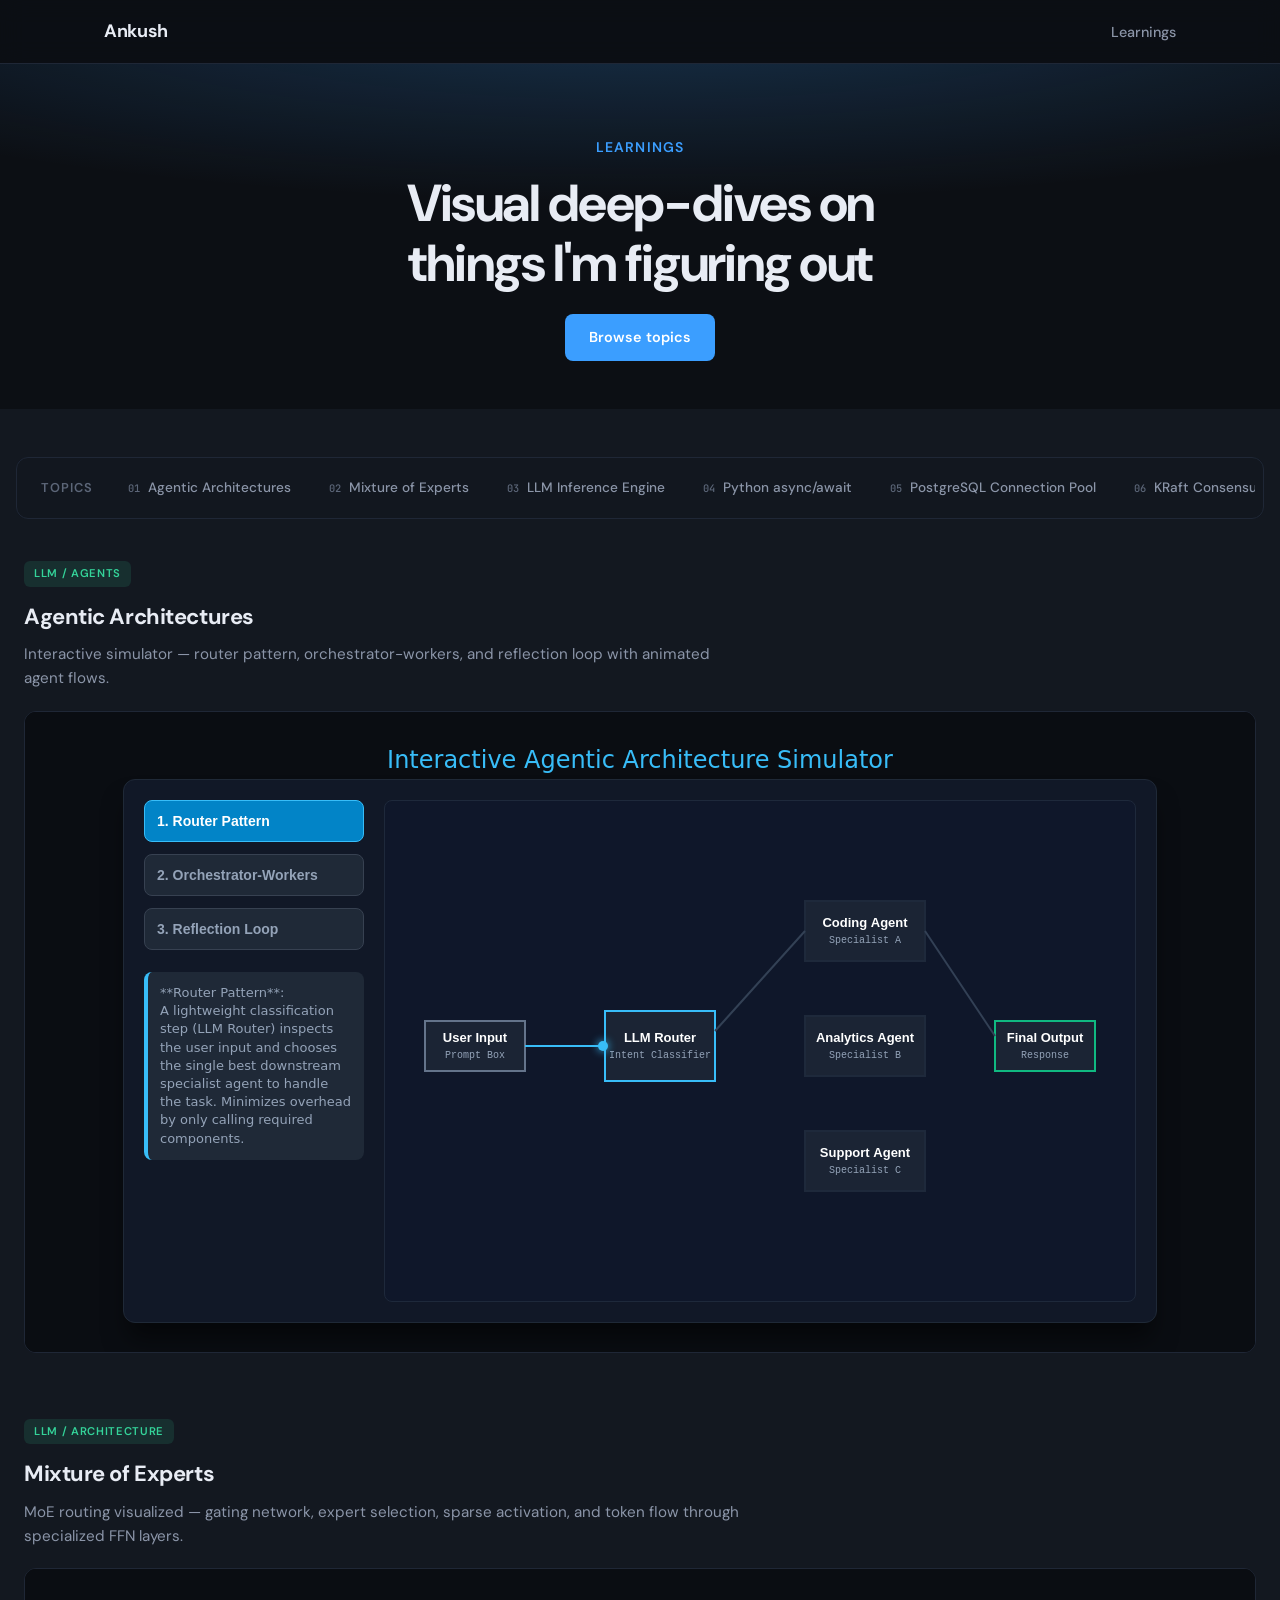
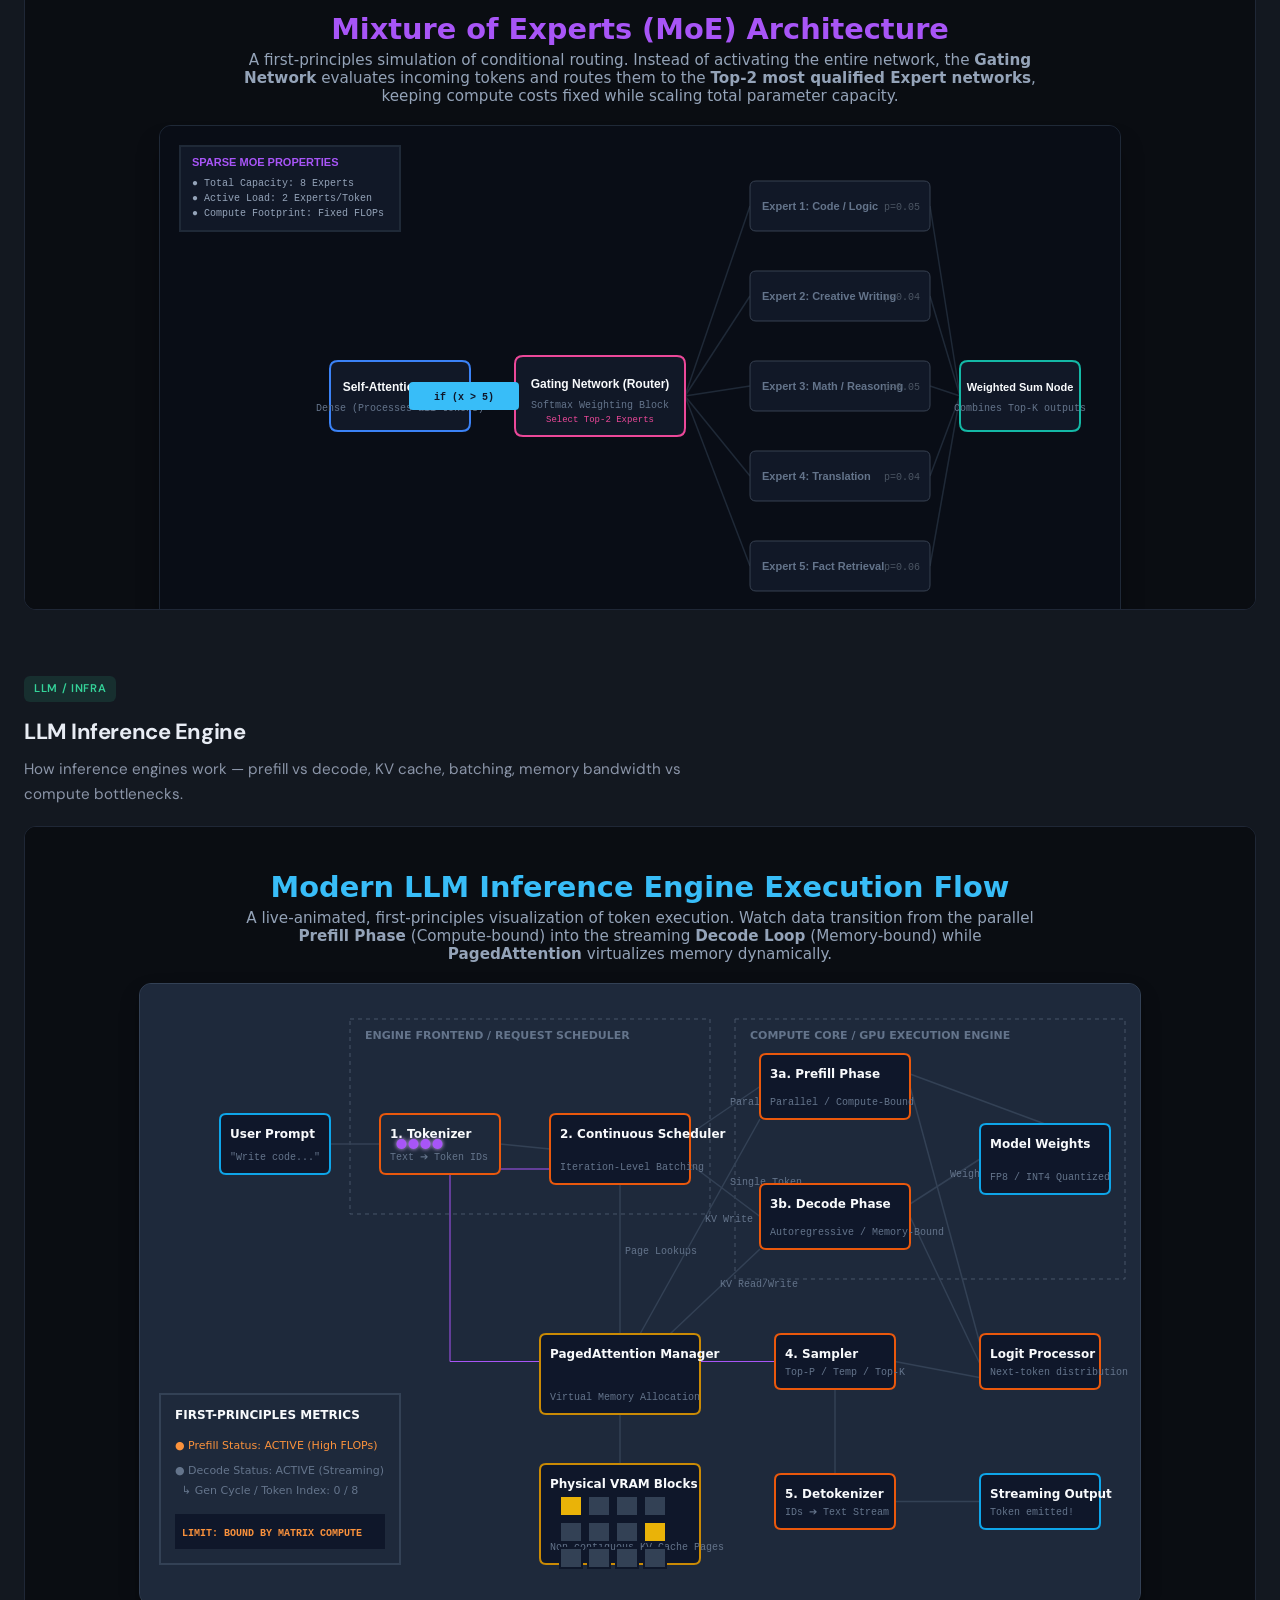
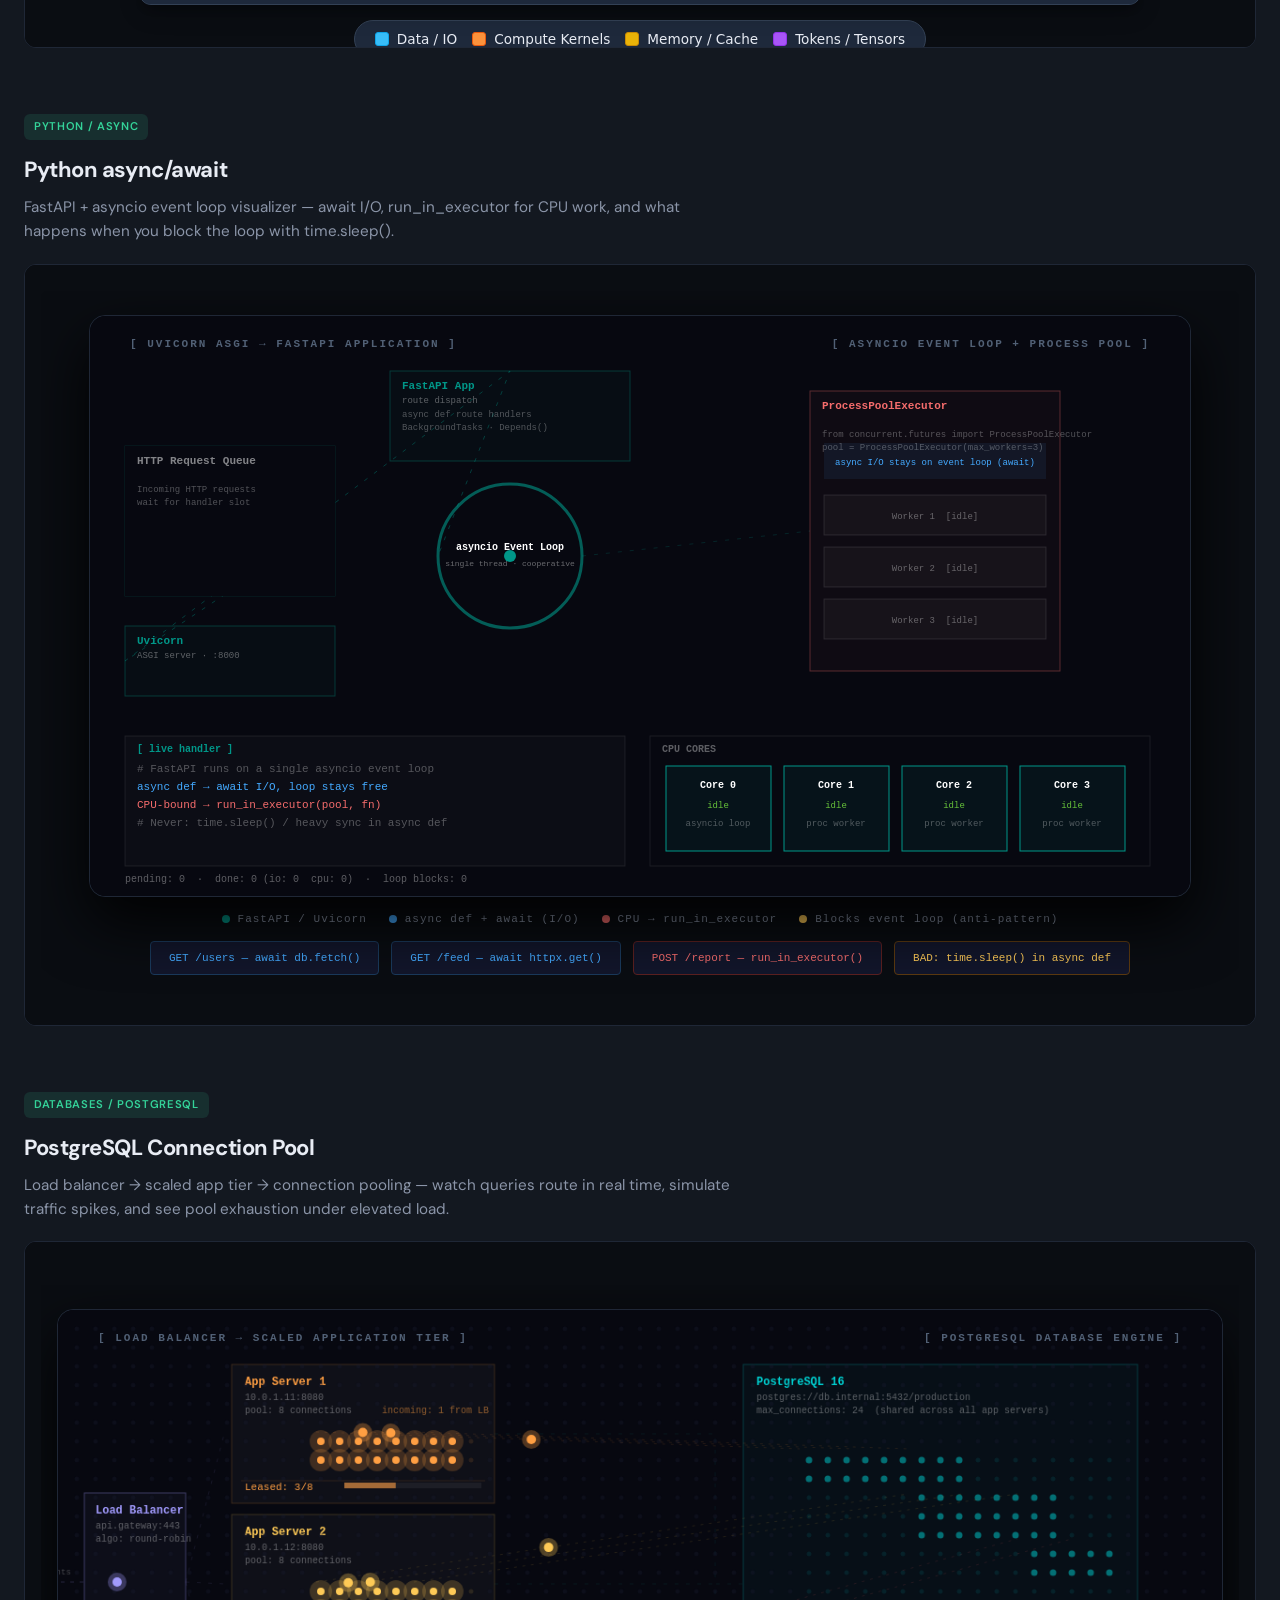
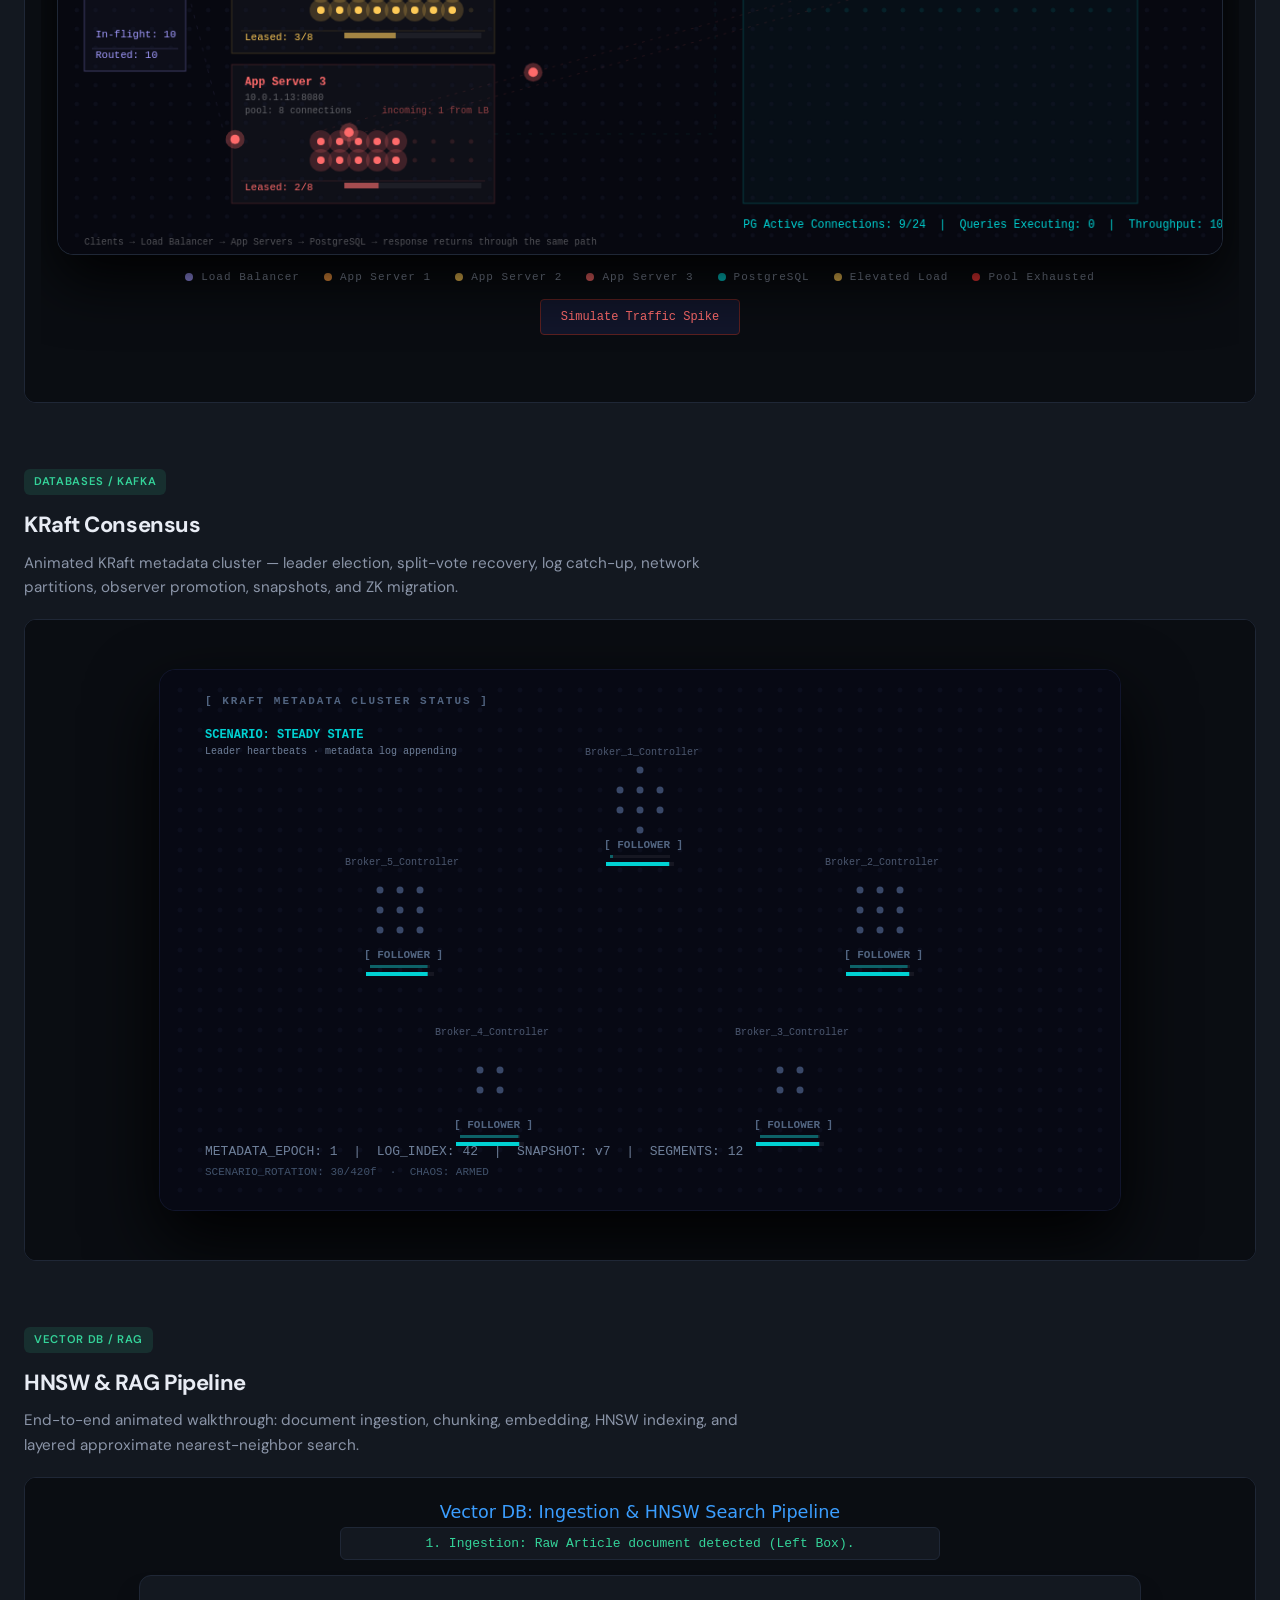
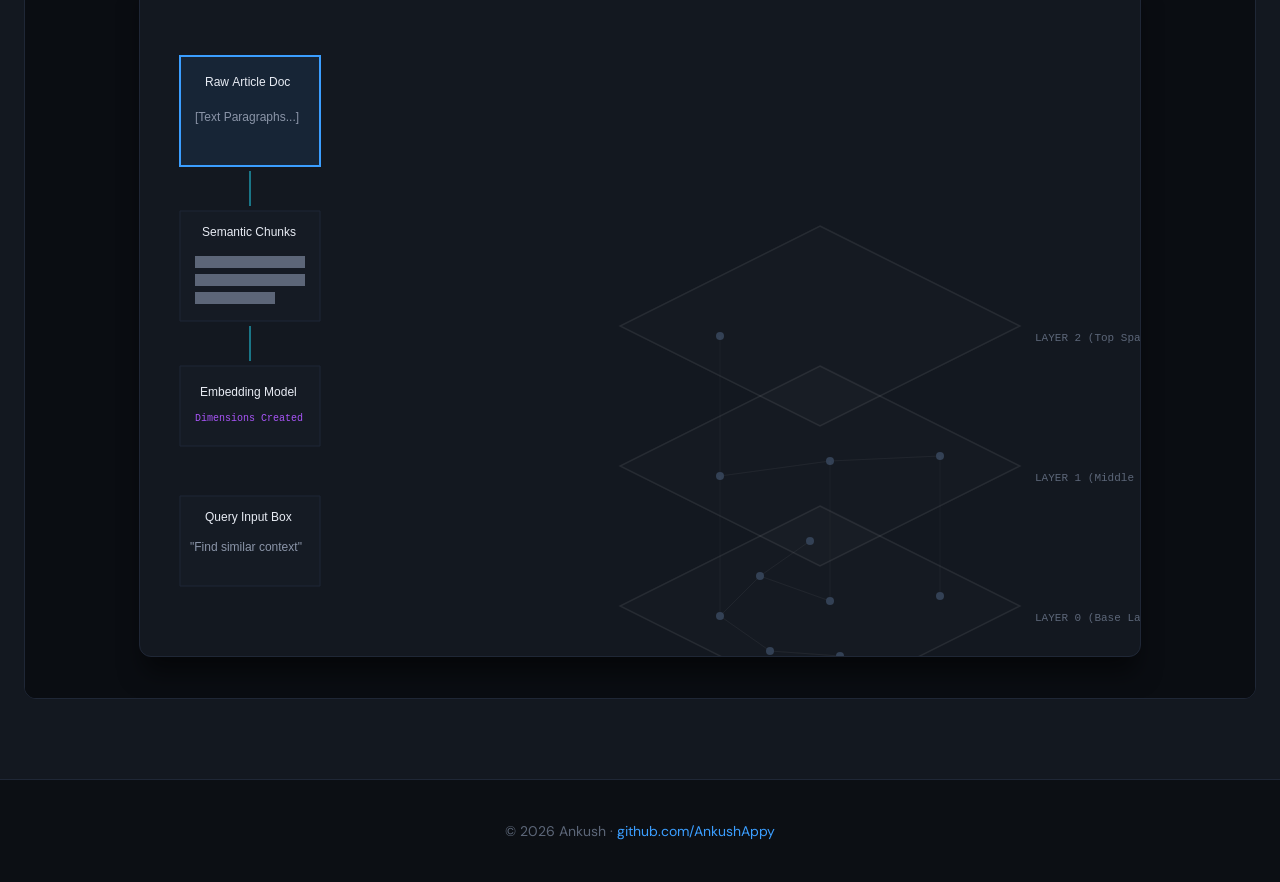
<file: index.html>
<!DOCTYPE html>
<html lang="en">
<head>
  <meta charset="UTF-8">
  <meta name="viewport" content="width=device-width, initial-scale=1.0">
  <meta name="description" content="Ankush — visual deep-dives and learnings on AI, systems, and ideas worth understanding.">
  <title>Ankush | Learnings</title>
  <link rel="preconnect" href="https://fonts.googleapis.com">
  <link rel="preconnect" href="https://fonts.gstatic.com" crossorigin>
  <link href="https://fonts.googleapis.com/css2?family=DM+Sans:ital,opsz,wght@0,9..40,400;0,9..40,500;0,9..40,600;0,9..40,700;1,9..40,400&family=JetBrains+Mono:wght@400;500&display=swap" rel="stylesheet">
  <link rel="stylesheet" href="assets/css/style.css">
</head>
<body>
  <header class="site-header">
    <nav class="nav" aria-label="Primary">
      <a href="#" class="nav-brand">Ankush</a>
      <button class="nav-toggle" aria-label="Toggle menu" aria-expanded="false">
        <span></span><span></span><span></span>
      </button>
      <ul class="nav-links">
        <li><a href="#learnings">Learnings</a></li>
      </ul>
    </nav>
  </header>

  <main>
    <section class="hero hero--compact">
      <div class="container">
        <p class="hero-eyebrow">Learnings</p>
        <h1 class="hero-title">Visual deep-dives on things I'm figuring out</h1>
        <div class="hero-actions">
          <a href="#learnings" class="btn btn-primary">Browse topics</a>
        </div>
      </div>
    </section>

    <section id="learnings" class="section learnings-section">
      <div class="container container--wide learnings-layout">
        <nav class="learnings-toc" aria-label="Topics navigation">
          <div class="toc-bar">
            <h2>Topics</h2>
            <ol id="learnings-toc-list" class="toc-list toc-list--horizontal"></ol>
          </div>
        </nav>

        <div class="learnings-content">
          <article id="topic-agentic-architecture" class="learning-topic" data-title="Agentic Architectures">
            <header class="learning-header">
              <span class="learning-tag">LLM / Agents</span>
              <h3>Agentic Architectures</h3>
              <p>Interactive simulator — router pattern, orchestrator-workers, and reflection loop with animated agent flows.</p>
            </header>
            <div class="learning-canvas learning-canvas--medium">
              <iframe src="learnings/agentic-architecture.html" title="Agentic architectures simulator" loading="lazy"></iframe>
            </div>
          </article>

          <article id="topic-moe" class="learning-topic" data-title="Mixture of Experts">
            <header class="learning-header">
              <span class="learning-tag">LLM / Architecture</span>
              <h3>Mixture of Experts</h3>
              <p>MoE routing visualized — gating network, expert selection, sparse activation, and token flow through specialized FFN layers.</p>
            </header>
            <div class="learning-canvas learning-canvas--medium">
              <iframe src="learnings/moe.html" title="Mixture of Experts architecture" loading="lazy"></iframe>
            </div>
          </article>

          <article id="topic-inference-engine" class="learning-topic" data-title="LLM Inference Engine">
            <header class="learning-header">
              <span class="learning-tag">LLM / Infra</span>
              <h3>LLM Inference Engine</h3>
              <p>How inference engines work — prefill vs decode, KV cache, batching, memory bandwidth vs compute bottlenecks.</p>
            </header>
            <div class="learning-canvas learning-canvas--tall">
              <iframe src="learnings/inference-engine.html" title="LLM inference engine architecture" loading="lazy"></iframe>
            </div>
          </article>

          <article id="topic-async-await" class="learning-topic" data-title="Python async/await">
            <header class="learning-header">
              <span class="learning-tag">Python / Async</span>
              <h3>Python async/await</h3>
              <p>FastAPI + asyncio event loop visualizer — await I/O, run_in_executor for CPU work, and what happens when you block the loop with time.sleep().</p>
            </header>
            <div class="learning-canvas learning-canvas--wide">
              <iframe src="learnings/async-await.html" title="Python async await event loop visualizer" loading="lazy"></iframe>
            </div>
          </article>

          <article id="topic-pg-connection-pool" class="learning-topic" data-title="PostgreSQL Connection Pool">
            <header class="learning-header">
              <span class="learning-tag">Databases / PostgreSQL</span>
              <h3>PostgreSQL Connection Pool</h3>
              <p>Load balancer → scaled app tier → connection pooling — watch queries route in real time, simulate traffic spikes, and see pool exhaustion under elevated load.</p>
            </header>
            <div class="learning-canvas learning-canvas--wide">
              <iframe src="learnings/pg-connection-pool.html" title="PostgreSQL connection pool visualizer" loading="lazy"></iframe>
            </div>
          </article>

          <article id="topic-kraft-consensus" class="learning-topic" data-title="KRaft Consensus">
            <header class="learning-header">
              <span class="learning-tag">Databases / Kafka</span>
              <h3>KRaft Consensus</h3>
              <p>Animated KRaft metadata cluster — leader election, split-vote recovery, log catch-up, network partitions, observer promotion, snapshots, and ZK migration.</p>
            </header>
            <div class="learning-canvas learning-canvas--medium">
              <iframe src="learnings/kraft-consensus.html" title="KRaft consensus visualizer" loading="lazy"></iframe>
            </div>
          </article>

          <article id="topic-hnsw-rag" class="learning-topic" data-title="HNSW &amp; RAG Pipeline">
            <header class="learning-header">
              <span class="learning-tag">Vector DB / RAG</span>
              <h3>HNSW &amp; RAG Pipeline</h3>
              <p>End-to-end animated walkthrough: document ingestion, chunking, embedding, HNSW indexing, and layered approximate nearest-neighbor search.</p>
            </header>
            <div class="learning-canvas learning-canvas--tall">
              <iframe src="learnings/hnsw-rag.html" title="HNSW and RAG pipeline visualization" loading="lazy"></iframe>
            </div>
          </article>

          <div class="learnings-empty" id="learnings-empty" hidden>
            <p>No topics yet. The first canvas deep-dive goes here.</p>
          </div>
        </div>
      </div>
    </section>
  </main>

  <footer class="site-footer">
    <div class="container">
      <p>&copy; <span id="year"></span> Ankush · <a href="https://github.com/AnkushAppy">github.com/AnkushAppy</a></p>
    </div>
  </footer>

  <script src="assets/js/main.js"></script>
</body>
</html>
</file>
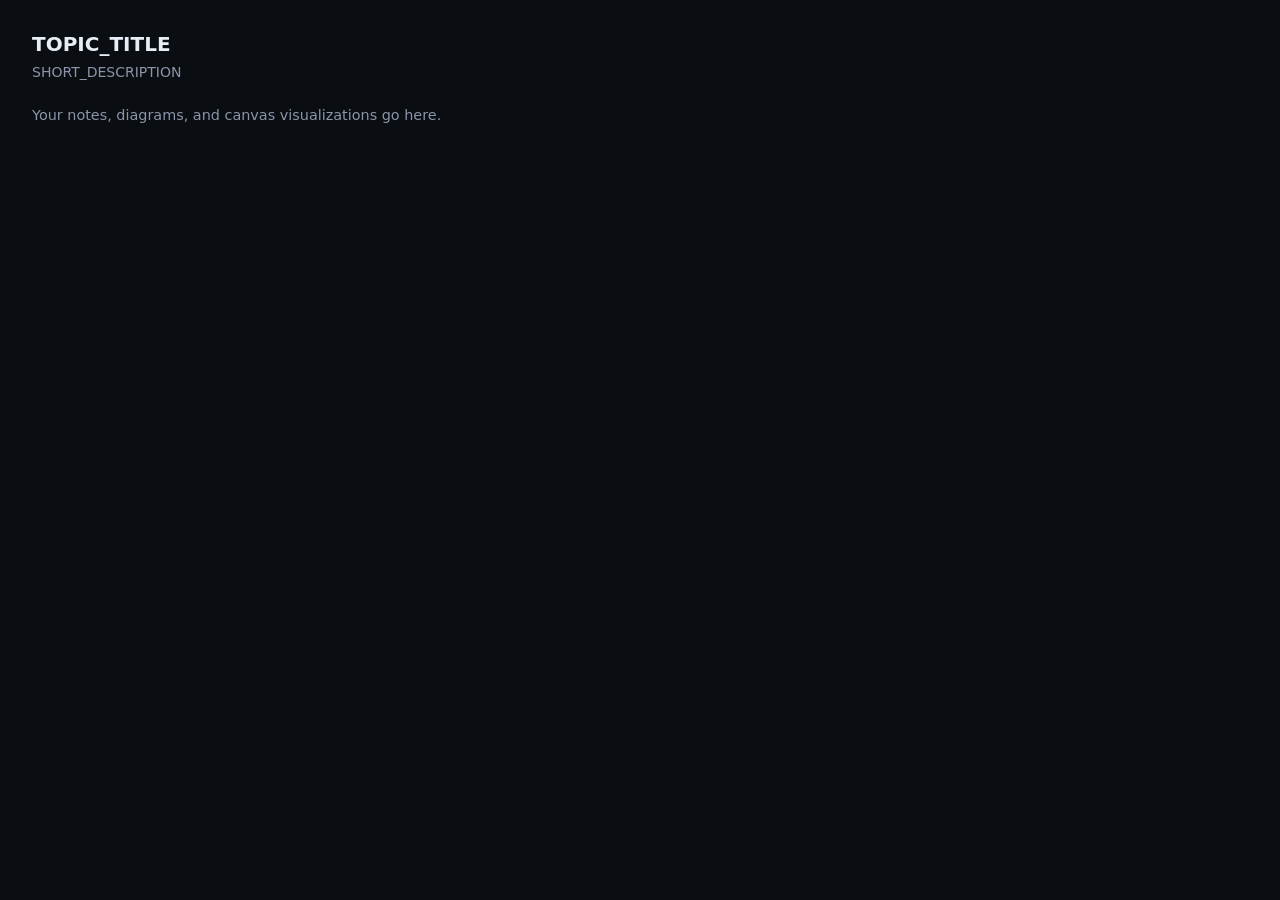
<file: learnings/_template.html>
<!DOCTYPE html>
<html lang="en">
<head>
  <meta charset="UTF-8">
  <meta name="viewport" content="width=device-width, initial-scale=1.0">
  <title>TOPIC_TITLE</title>
  <style>
    /*
      Learning canvas template
      ────────────────────────
      Each topic gets its own self-contained HTML file with inline styles/scripts.
      Use <canvas> for charts, diagrams, or interactive visualizations.
    */
    * { box-sizing: border-box; margin: 0; padding: 0; }
    body {
      font-family: "DM Sans", system-ui, sans-serif;
      background: #0a0d12;
      color: #e8ecf4;
      padding: 32px;
    }
    h1 { font-size: 1.25rem; margin-bottom: 8px; }
    .subtitle { color: #8b95a8; font-size: 0.875rem; margin-bottom: 24px; }
    .content { font-size: 0.9rem; color: #8b95a8; line-height: 1.6; }
    canvas { display: block; margin-top: 24px; max-width: 100%; }
  </style>
</head>
<body>
  <h1>TOPIC_TITLE</h1>
  <p class="subtitle">SHORT_DESCRIPTION</p>

  <div class="content">
    <p>Your notes, diagrams, and canvas visualizations go here.</p>
  </div>

  <!-- Example canvas -->
  <canvas id="viz" width="600" height="200"></canvas>

  <script>
    const canvas = document.getElementById("viz");
    const ctx = canvas.getContext("2d");
    // Add your visualization logic here
  </script>
</body>
</html>
</file>
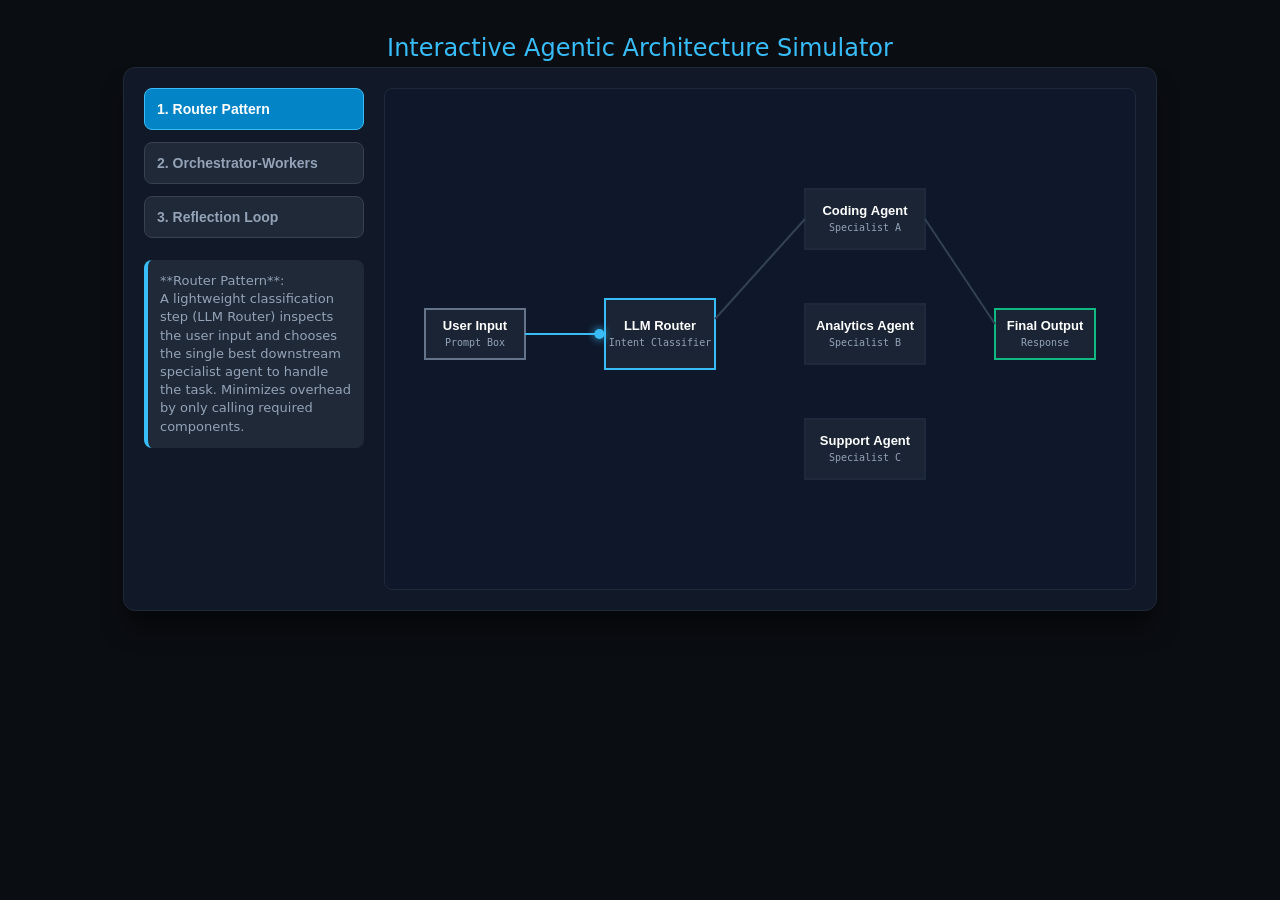
<file: learnings/agentic-architecture.html>
<!DOCTYPE html>
<html lang="en">
<head>
    <meta charset="UTF-8">
    <meta name="viewport" content="width=device-width, initial-scale=1.0">
    <title>Agentic Architectures Simulator</title>
    <style>
        body {
            margin: 0;
            background-color: #0a0d12;
            color: #e8ecf4;
            font-family: "DM Sans", system-ui, sans-serif;
            display: flex;
            flex-direction: column;
            align-items: center;
            justify-content: center;
            min-height: 100%;
            padding: 24px 16px;
            overflow-x: auto;
        }
        h2 { margin: 10px 0 5px 0; color: #38bdf8; font-weight: 400; }
        .container { display: flex; gap: 20px; background: #111827; padding: 20px; border-radius: 12px; border: 1px solid #1f2937; box-shadow: 0 20px 25px -5px rgba(0, 0, 0, 0.5); }
        .menu { display: flex; flex-direction: column; gap: 12px; width: 220px; }
        .menu-btn { background: #1f2937; color: #94a3b8; border: 1px solid #374151; padding: 12px; text-align: left; border-radius: 8px; cursor: pointer; font-size: 14px; font-weight: 600; transition: all 0.2s; }
        .menu-btn:hover { background: #2d3748; color: #e2e8f0; }
        .menu-btn.active { background: #0284c7; color: #ffffff; border-color: #38bdf8; }
        .description-box { margin-top: 10px; background: #1f2937; padding: 12px; border-radius: 8px; font-size: 13px; color: #94a3b8; line-height: 1.4; border-left: 4px solid #38bdf8; min-height: 100px;}
        canvas { background: #0f172a; border-radius: 8px; border: 1px solid #1e293b; display: block; }
    </style>
</head>
<body>

    <h2>Interactive Agentic Architecture Simulator</h2>
    <div class="container">
        <div class="menu">
            <button class="menu-btn active" onclick="switchArch('router', this)">1. Router Pattern</button>
            <button class="menu-btn" onclick="switchArch('orchestrator', this)">2. Orchestrator-Workers</button>
            <button class="menu-btn" onclick="switchArch('reflection', this)">3. Reflection Loop</button>
            <div class="description-box" id="desc-box">Loading...</div>
        </div>
        <canvas id="agentCanvas" width="750" height="500"></canvas>
    </div>

    <script>
        const canvas = document.getElementById('agentCanvas');
        const ctx = canvas.getContext('2d');
        const descBox = document.getElementById('desc-box');

        let currentArch = 'router';
        let timeline = 0;

        const descriptions = {
            router: "**Router Pattern**:<br>A lightweight classification step (LLM Router) inspects the user input and chooses the single best downstream specialist agent to handle the task. Minimizes overhead by only calling required components.",
            orchestrator: "**Orchestrator-Workers**:<br>A central Orchestrator LLM breaks a complex prompt into distinct sub-tasks, fires them off to worker agents in parallel, and merges their outputs into a unified final summary response.",
            reflection: "**Reflection Loop**:<br>An Generator Agent designs an initial output, which is immediately intercepted by a Critic Agent. The Critic evaluates weaknesses, sends refined instructions back to the Generator, looping until quality passes."
        };

        function switchArch(arch, element) {
            currentArch = arch;
            timeline = 0;
            document.querySelectorAll('.menu-btn').forEach(btn => btn.classList.remove('active'));
            element.classList.add('active');
            descBox.innerHTML = descriptions[arch];
        }
        
        descBox.innerHTML = descriptions['router']; // Initial load

        // Helper to draw clean stylized boxes
        function drawBlock(x, y, w, h, label, color, subtitle="") {
            ctx.lineWidth = 2;
            ctx.strokeStyle = color;
            ctx.fillStyle = "rgba(31, 41, 55, 0.8)";
            
            // Draw rounded rectangle manually for compatibility
            ctx.beginPath();
            ctx.rect(x, y, w, h);
            ctx.fill();
            ctx.stroke();

            ctx.fillStyle = "#ffffff";
            ctx.font = "bold 13px sans-serif";
            ctx.textAlign = "center";
            ctx.fillText(label, x + w/2, y + h/2 + (subtitle ? -4 : 4));
            
            if (subtitle) {
                ctx.fillStyle = "#94a3b8";
                ctx.font = "10px monospace";
                ctx.fillText(subtitle, x + w/2, y + h/2 + 12);
            }
        }

        function drawAnimatedArrow(x1, y1, x2, y2, active, activeColor="#38bdf8") {
            ctx.lineWidth = 2;
            ctx.strokeStyle = active ? activeColor : "#334155";
            ctx.beginPath();
            ctx.moveTo(x1, y1);
            ctx.lineTo(x2, y2);
            ctx.stroke();

            // Moving dot indicator along the path
            if (active) {
                let speed = 0.015;
                let progress = (timeline * speed) % 1;
                let dotX = x1 + (x2 - x1) * progress;
                let dotY = y1 + (y2 - y1) * progress;
                
                ctx.fillStyle = activeColor;
                ctx.shadowBlur = 8;
                ctx.shadowColor = activeColor;
                ctx.beginPath();
                ctx.arc(dotX, dotY, 5, 0, Math.PI * 2);
                ctx.fill();
                ctx.shadowBlur = 0;
            }
        }

        function animate() {
            timeline++;
            ctx.clearRect(0, 0, canvas.width, canvas.height);

            // Universal Input/Output blocks
            drawBlock(40, 220, 100, 50, "User Input", "#64748b", "Prompt Box");
            drawBlock(610, 220, 100, 50, "Final Output", "#10b981", "Response");

            if (currentArch === 'router') {
                // Architectural Layout Positions
                let routerActive = (timeline % 300 < 100);
                let codingActive = (timeline % 300 >= 100 && timeline % 300 < 200);
                let outActive    = (timeline % 300 >= 200);

                // Blocks
                drawBlock(220, 210, 110, 70, "LLM Router", routerActive ? "#38bdf8" : "#1e293b", "Intent Classifier");
                drawBlock(420, 100, 120, 60, "Coding Agent", codingActive ? "#a855f7" : "#1e293b", "Specialist A");
                drawBlock(420, 215, 120, 60, "Analytics Agent", "#1e293b", "Specialist B");
                drawBlock(420, 330, 120, 60, "Support Agent", "#1e293b", "Specialist C");

                // Connections
                drawAnimatedArrow(140, 245, 220, 245, routerActive);
                
                // Router to Coding Agent pathway choice (Dynamic simulation selection)
                drawAnimatedArrow(330, 230, 420, 130, codingActive, "#a855f7");
                drawAnimatedArrow(540, 130, 610, 235, outActive, "#10b981");

            } else if (currentArch === 'orchestrator') {
                let stage = timeline % 350;
                let p1 = stage < 80;
                let p2 = stage >= 80 && stage < 220;
                let p3 = stage >= 220;

                // Main Core Blocks
                drawBlock(210, 210, 120, 70, "Orchestrator", p1 ? "#38bdf8" : "#1e293b", "Planner LLM");
                drawBlock(420, 100, 110, 55, "Worker Node 1", p2 ? "#eab308" : "#1e293b", "Task Breakout");
                drawBlock(420, 218, 110, 55, "Worker Node 2", p2 ? "#eab308" : "#1e293b", "Task Breakout");
                drawBlock(420, 335, 110, 55, "Worker Node 3", p2 ? "#eab308" : "#1e293b", "Task Breakout");

                // Data Streaming Path lines
                drawAnimatedArrow(140, 245, 210, 245, p1);
                
                // Fan-out to multi-threading workers
                drawAnimatedArrow(330, 230, 420, 130, p2, "#eab308");
                drawAnimatedArrow(330, 245, 420, 245, p2, "#eab308");
                drawAnimatedArrow(330, 260, 420, 360, p2, "#eab308");

                // Fan-in collection back to Synthesis endpoint
                drawAnimatedArrow(530, 130, 610, 235, p3, "#10b981");
                drawAnimatedArrow(530, 245, 610, 245, p3, "#10b981");
                drawAnimatedArrow(530, 360, 610, 255, p3, "#10b981");

            } else if (currentArch === 'reflection') {
                let loopStage = timeline % 400;
                let inputPhase = loopStage < 70;
                let genPhase = (loopStage >= 70 && loopStage < 160) || (loopStage >= 240 && loopStage < 320);
                let critPhase = (loopStage >= 160 && loopStage < 240);
                let completePhase = loopStage >= 320;

                // Blocks
                drawBlock(210, 150, 130, 65, "Generator Agent", genPhase ? "#38bdf8" : "#1e293b", "Drafts Solutions");
                drawBlock(420, 280, 130, 65, "Critic / Evaluator", critPhase ? "#f43f5e" : "#1e293b", "Code Quality Review");

                // Entry Stream
                drawAnimatedArrow(140, 245, 210, 190, inputPhase);

                // The Loop Paths
                // Forward pass (Gen -> Critic)
                drawAnimatedArrow(340, 180, 420, 290, genPhase, "#38bdf8");
                // Feedback Loop backward pass (Critic -> Gen)
                drawAnimatedArrow(420, 320, 260, 215, critPhase, "#f43f5e");

                // Exit Path when score condition threshold clears successfully
                drawAnimatedArrow(340, 190, 610, 245, completePhase, "#10b981");
            }

            requestAnimationFrame(animate);
        }

        animate();
    </script>
</body>
</html>
</file>
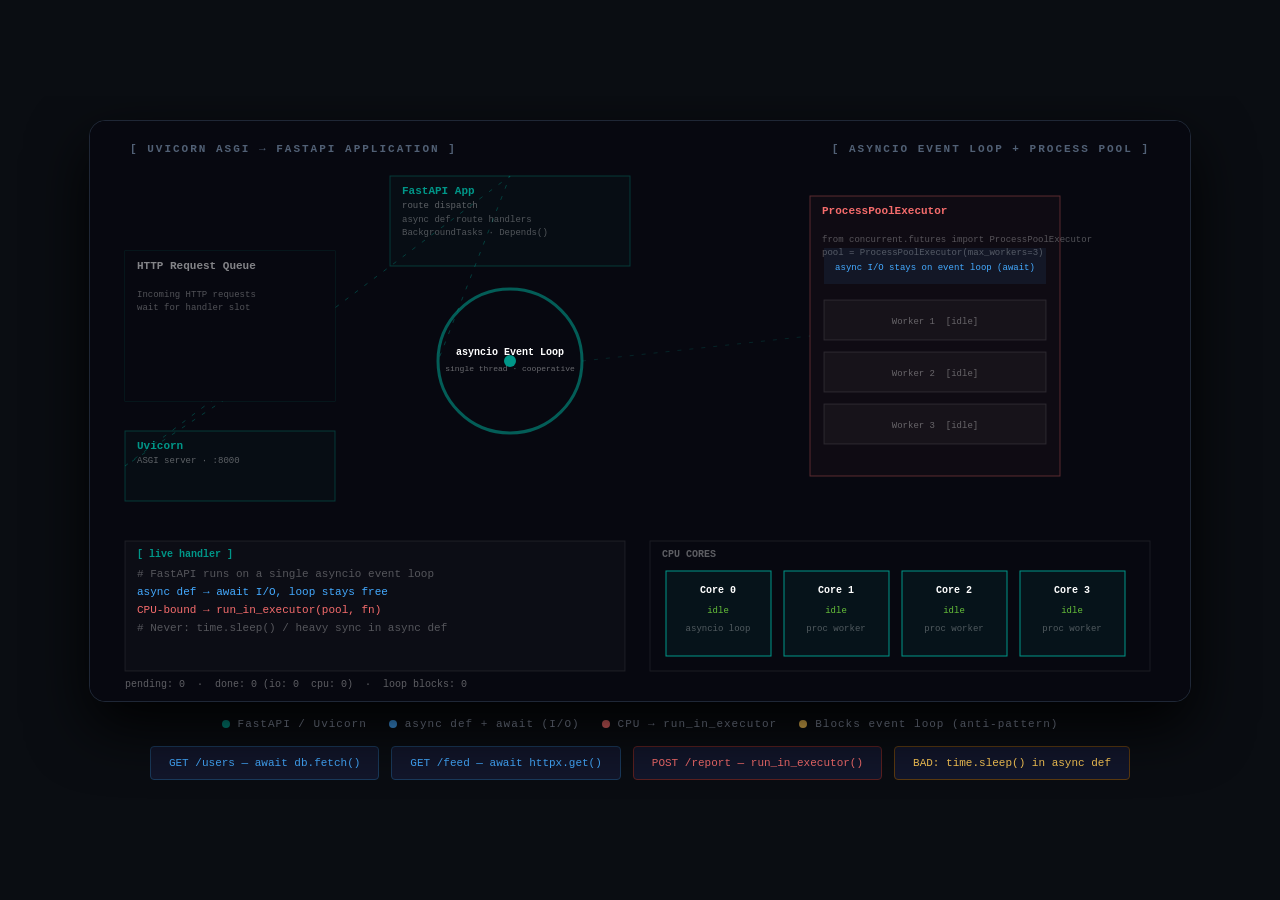
<file: learnings/async-await.html>
<!DOCTYPE html>
<html lang="en">
<head>
    <meta charset="UTF-8">
    <meta name="viewport" content="width=device-width, initial-scale=1.0">
    <title>Python async/await — Event Loop</title>
    <style>
        * { margin: 0; padding: 0; box-sizing: border-box; }
        body, html {
            width: 100%; min-height: 100%;
            background-color: #0a0d12;
            display: flex; flex-direction: column; justify-content: center; align-items: center;
            font-family: "JetBrains Mono", "Courier New", Courier, monospace;
            color: #8b95a8;
            padding: 24px 16px;
            overflow-x: auto;
        }
        #canvas-container {
            position: relative;
            box-shadow: 0 25px 60px rgba(0, 0, 0, 0.9);
            border-radius: 16px;
            border: 1px solid #1f2736;
            max-width: 100%;
        }
        canvas { display: block; background: #070810; border-radius: 16px; max-width: 100%; height: auto; }
        .panel-header {
            position: absolute; font-size: 11px;
            font-weight: bold; letter-spacing: 2px; text-transform: uppercase;
            color: #516075;
        }
        .legend {
            margin-top: 16px; display: flex; gap: 22px; font-size: 11px;
            letter-spacing: 1px; flex-wrap: wrap; justify-content: center;
        }
        .legend-item { display: flex; align-items: center; gap: 8px; }
        .legend-dot { width: 8px; height: 8px; border-radius: 50%; }
        .controls-panel {
            margin-top: 16px; display: flex; gap: 12px; flex-wrap: wrap; justify-content: center;
        }
        .action-btn {
            padding: 10px 18px; background: #12162b; border: 1px solid #2a315c;
            color: #8f9bb3; border-radius: 4px; cursor: pointer; font-family: inherit; font-size: 11px;
        }
        .action-btn:hover { background: #1a1f3d; color: #fff; }
        .action-btn.io { border-color: #1a3a5c; color: #4af; }
        .action-btn.io:hover { background: #0a1a2a; color: #7ec8ff; }
        .action-btn.cpu { border-color: #5c2020; color: #f56c6c; }
        .action-btn.cpu:hover { background: #2a1010; color: #ff9d9d; }
        .action-btn.bad { border-color: #5c3a10; color: #feca57; }
        .action-btn.bad:hover { background: #2a1a08; color: #ffeaa7; }
    </style>
</head>
<body>

    <div id="canvas-container">
        <canvas id="fastapiCanvas"></canvas>
        <div class="panel-header" style="top: 22px; left: 40px;">[ Uvicorn ASGI → FastAPI Application ]</div>
        <div class="panel-header" style="top: 22px; right: 40px;">[ asyncio Event Loop + Process Pool ]</div>
    </div>
    <div class="legend">
        <div class="legend-item"><span class="legend-dot" style="background:#009688"></span> FastAPI / Uvicorn</div>
        <div class="legend-item"><span class="legend-dot" style="background:#4af"></span> async def + await (I/O)</div>
        <div class="legend-item"><span class="legend-dot" style="background:#f56c6c"></span> CPU → run_in_executor</div>
        <div class="legend-item"><span class="legend-dot" style="background:#feca57"></span> Blocks event loop (anti-pattern)</div>
    </div>
    <div class="controls-panel">
        <button class="action-btn io" id="addIoBtn">GET /users — await db.fetch()</button>
        <button class="action-btn io" id="addHttpBtn">GET /feed — await httpx.get()</button>
        <button class="action-btn cpu" id="addCpuBtn">POST /report — run_in_executor()</button>
        <button class="action-btn bad" id="addBadBtn">BAD: time.sleep() in async def</button>
    </div>

    <script>
        const canvas = document.getElementById('fastapiCanvas');
        const context = canvas.getContext('2d');

        const WIDTH = 1100;
        const HEIGHT = 580;
        canvas.width = WIDTH;
        canvas.height = HEIGHT;

        const FASTAPI_COLOR = '#009688';
        const FASTAPI_GLOW  = 'rgba(0, 150, 136, ';
        const IO_COLOR = '#4af';
        const IO_GLOW  = 'rgba(68, 170, 255, ';
        const CPU_COLOR = '#f56c6c';
        const CPU_GLOW  = 'rgba(245, 108, 108, ';
        const BLOCK_COLOR = '#feca57';
        const BLOCK_GLOW  = 'rgba(254, 202, 87, ';

        const QUEUE_BOX  = { x: 35,  y: 130, w: 210, h: 150, label: 'HTTP Request Queue' };
        const UVICORN_BOX = { x: 35, y: 310, w: 210, h: 70, label: 'Uvicorn', sub: 'ASGI server · :8000' };
        const LOOP = { x: 420, y: 240, r: 72, label: 'asyncio Event Loop' };
        const FASTAPI_BOX = { x: 300, y: 55, w: 240, h: 90, label: 'FastAPI App', sub: 'route dispatch' };
        const POOL_BOX = { x: 720, y: 75, w: 250, h: 280, label: 'ProcessPoolExecutor' };
        const CODE_BOX = { x: 35, y: 420, w: 500, h: 130 };

        let loopAngle = 0;
        let tasks = [];
        let taskIdCounter = 1;
        let loopBlocked = false;
        let blockTimer = 0;
        let coreStatus = [false, false, false, false];
        let stats = { completed: 0, io: 0, cpu: 0, blocked: 0 };

        const IO_TYPES = {
            DB:   { label: 'DB',  route: 'GET /users',  code: 'await db.fetch(...)',  duration: 55, color: IO_COLOR, glow: IO_GLOW },
            HTTP: { label: 'HTTP', route: 'GET /feed',   code: 'await client.get(...)', duration: 50, color: '#74b9ff', glow: 'rgba(116, 185, 255, ' },
        };

        class Task {
            constructor(id, mode, ioSubtype) {
                this.id = id;
                this.mode = mode;
                this.ioSubtype = ioSubtype;
                this.x = QUEUE_BOX.x + 20;
                this.y = QUEUE_BOX.y + 35 + Math.random() * (QUEUE_BOX.h - 70);
                this.state = 'QUEUE';
                this.assignedCore = -1;
                this.workTimer = 0;

                if (mode === 'IO') {
                    const cfg = IO_TYPES[ioSubtype];
                    this.color = cfg.color;
                    this.glow = cfg.glow;
                    this.route = cfg.route;
                    this.codeHint = cfg.code;
                    this.workDuration = cfg.duration;
                    this.tag = cfg.label;
                } else if (mode === 'HEAVY_CPU') {
                    this.color = CPU_COLOR;
                    this.glow = CPU_GLOW;
                    this.route = 'POST /report';
                    this.codeHint = 'await loop.run_in_executor(...)';
                    this.workDuration = 160;
                    this.tag = 'CPU';
                } else {
                    this.color = BLOCK_COLOR;
                    this.glow = BLOCK_GLOW;
                    this.route = 'GET /slow';
                    this.codeHint = 'time.sleep(3)  # blocks loop!';
                    this.workDuration = 120;
                    this.tag = 'BLOCK';
                }
            }

            update() {
                if (loopBlocked && this.mode !== 'BLOCKS_LOOP') {
                    if (this.state === 'LOOP_PROCESSING') return;
                }

                if (this.state === 'QUEUE') {
                    const targetX = UVICORN_BOX.x + UVICORN_BOX.w + 30;
                    if (this.x < targetX) this.x += 3;
                    else this.state = 'UVICORN';
                } else if (this.state === 'UVICORN') {
                    const targetX = FASTAPI_BOX.x + FASTAPI_BOX.w / 2;
                    const targetY = FASTAPI_BOX.y + FASTAPI_BOX.h;
                    this.x += (targetX - this.x) * 0.1;
                    this.y += (targetY - this.y) * 0.1;
                    if (Math.abs(this.x - targetX) < 8 && Math.abs(this.y - targetY) < 8) {
                        this.state = 'LOOP_PROCESSING';
                    }
                } else if (this.state === 'LOOP_PROCESSING') {
                    this.x = LOOP.x + Math.cos(loopAngle + this.id) * (LOOP.r - 18);
                    this.y = LOOP.y + Math.sin(loopAngle + this.id) * (LOOP.r - 18);

                    if (this.mode === 'IO') {
                        if (Math.random() < 0.1) {
                            this.state = 'AWAIT_IO';
                            this.assignedCore = 0;
                        }
                    } else if (this.mode === 'HEAVY_CPU') {
                        let freeCore = -1;
                        for (let i = 1; i <= 3; i++) {
                            if (!coreStatus[i]) { freeCore = i; break; }
                        }
                        if (freeCore !== -1 && Math.random() < 0.08) {
                            this.state = 'WORKER_PROCESSING';
                            this.assignedCore = freeCore;
                            coreStatus[freeCore] = true;
                        }
                    } else if (this.mode === 'BLOCKS_LOOP') {
                        if (Math.random() < 0.06) {
                            this.state = 'BLOCKING';
                            loopBlocked = true;
                            blockTimer = this.workDuration;
                        }
                    }
                } else if (this.state === 'AWAIT_IO') {
                    const targetX = LOOP.x + LOOP.r + 50;
                    const targetY = LOOP.y - 30;
                    this.x += (targetX - this.x) * 0.14;
                    this.y += (targetY - this.y) * 0.14;
                    if (Math.abs(this.x - targetX) < 10) {
                        this.workTimer++;
                        if (this.workTimer >= this.workDuration) {
                            this.state = 'RETURNING';
                        }
                    }
                } else if (this.state === 'BLOCKING') {
                    this.x = LOOP.x;
                    this.y = LOOP.y;
                    this.workTimer++;
                    if (this.workTimer >= this.workDuration) {
                        loopBlocked = false;
                        blockTimer = 0;
                        stats.blocked++;
                        this.state = 'RETURNING';
                    }
                } else if (this.state === 'WORKER_PROCESSING') {
                    const targetX = POOL_BOX.x + POOL_BOX.w / 2;
                    const targetY = POOL_BOX.y + 55 + this.assignedCore * 52;
                    this.x += (targetX - this.x) * 0.12;
                    this.y += (targetY - this.y) * 0.12;
                    if (Math.abs(this.x - targetX) < 12) {
                        this.workTimer++;
                        if (this.workTimer >= this.workDuration) {
                            coreStatus[this.assignedCore] = false;
                            this.state = 'RETURNING';
                        }
                    }
                } else if (this.state === 'RETURNING') {
                    const targetX = LOOP.x;
                    const targetY = LOOP.y + LOOP.r + 40;
                    const dx = targetX - this.x;
                    const dy = targetY - this.y;
                    const dist = Math.sqrt(dx * dx + dy * dy);
                    if (dist > 8) {
                        this.x += (dx / dist) * 5;
                        this.y += (dy / dist) * 5;
                    } else {
                        this.state = 'COMPLETED';
                        stats.completed++;
                        if (this.mode === 'IO') stats.io++;
                        else if (this.mode === 'HEAVY_CPU') stats.cpu++;
                    }
                } else if (this.state === 'COMPLETED') {
                    this.x += 6;
                    this.y += 2;
                }
            }

            draw() {
                const r = this.state === 'BLOCKING' ? 18 : 13;
                context.beginPath();
                context.arc(this.x, this.y, r, 0, Math.PI * 2);
                context.fillStyle = this.color;
                context.fill();
                if (this.state === 'BLOCKING') {
                    context.beginPath();
                    context.arc(this.x, this.y, 26, 0, Math.PI * 2);
                    context.fillStyle = `${BLOCK_GLOW}0.25)`;
                    context.fill();
                }
                context.strokeStyle = '#fff';
                context.lineWidth = 1.5;
                context.stroke();

                context.fillStyle = '#070810';
                context.font = 'bold 8px Courier New';
                context.textAlign = 'center';
                context.textBaseline = 'middle';
                context.fillText(`${this.tag}${this.id}`, this.x, this.y);

                if (this.state === 'WORKER_PROCESSING' || this.state === 'AWAIT_IO' || this.state === 'BLOCKING') {
                    const prog = this.workTimer / this.workDuration;
                    context.beginPath();
                    context.arc(this.x, this.y, r + 5, -Math.PI / 2, -Math.PI / 2 + Math.PI * 2 * prog);
                    context.strokeStyle = this.color;
                    context.lineWidth = 2;
                    context.stroke();
                }
            }
        }

        function spawnTask(mode, ioSubtype) {
            if (loopBlocked && mode !== 'BLOCKS_LOOP') return;
            tasks.push(new Task(taskIdCounter++, mode, ioSubtype));
        }

        document.getElementById('addIoBtn').addEventListener('click', () => spawnTask('IO', 'DB'));
        document.getElementById('addHttpBtn').addEventListener('click', () => spawnTask('IO', 'HTTP'));
        document.getElementById('addCpuBtn').addEventListener('click', () => spawnTask('HEAVY_CPU'));
        document.getElementById('addBadBtn').addEventListener('click', () => spawnTask('BLOCKS_LOOP'));

        function drawBox(box, color, lines) {
            context.strokeStyle = `${color}55`;
            context.lineWidth = 1;
            context.strokeRect(box.x, box.y, box.w, box.h);
            context.fillStyle = `${color}08`;
            context.fillRect(box.x, box.y, box.w, box.h);
            context.font = 'bold 11px Courier New';
            context.fillStyle = color;
            context.textAlign = 'left';
            context.fillText(box.label, box.x + 12, box.y + 18);
            if (box.sub) {
                context.font = '9px Courier New';
                context.fillStyle = 'rgba(255,255,255,0.35)';
                context.fillText(box.sub, box.x + 12, box.y + 32);
            }
            if (lines) {
                context.font = '9px Courier New';
                lines.forEach((line, i) => {
                    context.fillStyle = 'rgba(255,255,255,0.3)';
                    context.fillText(line, box.x + 12, box.y + 46 + i * 13);
                });
            }
        }

        function drawCodePanel() {
            const active = tasks.find(t => ['LOOP_PROCESSING', 'AWAIT_IO', 'WORKER_PROCESSING', 'BLOCKING'].includes(t.state));
            const lines = active ? [
                `@app.${active.route.startsWith('GET') ? 'get' : 'post'}("${active.route.split(' ')[1]}")`,
                `async def handler():`,
                `    ${active.codeHint}`,
            ] : [
                '# FastAPI runs on a single asyncio event loop',
                'async def → await I/O, loop stays free',
                'CPU-bound → run_in_executor(pool, fn)',
                '# Never: time.sleep() / heavy sync in async def',
            ];

            context.strokeStyle = 'rgba(255,255,255,0.08)';
            context.strokeRect(CODE_BOX.x, CODE_BOX.y, CODE_BOX.w, CODE_BOX.h);
            context.fillStyle = 'rgba(255,255,255,0.02)';
            context.fillRect(CODE_BOX.x, CODE_BOX.y, CODE_BOX.w, CODE_BOX.h);
            context.font = 'bold 10px Courier New';
            context.fillStyle = FASTAPI_COLOR;
            context.textAlign = 'left';
            context.fillText('[ live handler ]', CODE_BOX.x + 12, CODE_BOX.y + 16);
            context.font = '11px Courier New';
            lines.forEach((line, i) => {
                let c = 'rgba(200,220,255,0.75)';
                if (line.includes('await')) c = IO_COLOR;
                if (line.includes('run_in_executor')) c = CPU_COLOR;
                if (line.includes('time.sleep') || line.includes('Never')) c = BLOCK_COLOR;
                if (line.startsWith('@app')) c = FASTAPI_COLOR;
                if (line.startsWith('#')) c = 'rgba(255,255,255,0.3)';
                context.fillStyle = c;
                context.fillText(line, CODE_BOX.x + 12, CODE_BOX.y + 36 + i * 18);
            });
        }

        function drawEventLoop() {
            const busy = coreStatus[0] || loopBlocked;
            context.beginPath();
            context.arc(LOOP.x, LOOP.y, LOOP.r, 0, Math.PI * 2);
            context.strokeStyle = loopBlocked ? BLOCK_COLOR : busy ? IO_COLOR : `${FASTAPI_GLOW}0.6)`;
            context.lineWidth = loopBlocked ? 5 : 3;
            context.stroke();

            if (loopBlocked) {
                context.beginPath();
                context.arc(LOOP.x, LOOP.y, LOOP.r + 8, 0, Math.PI * 2);
                context.strokeStyle = `${BLOCK_GLOW}0.4)`;
                context.lineWidth = 2;
                context.setLineDash([4, 6]);
                context.stroke();
                context.setLineDash([]);
            }

            context.fillStyle = '#fff';
            context.font = 'bold 10px Courier New';
            context.textAlign = 'center';
            context.fillText(LOOP.label, LOOP.x, LOOP.y - 6);
            context.font = '8px Courier New';
            context.fillStyle = loopBlocked ? BLOCK_COLOR : 'rgba(255,255,255,0.4)';
            context.fillText(loopBlocked ? 'FROZEN — sync block!' : 'single thread · cooperative', LOOP.x, LOOP.y + 10);

            context.beginPath();
            context.arc(LOOP.x, LOOP.y, 6, 0, Math.PI * 2);
            context.fillStyle = loopBlocked ? BLOCK_COLOR : FASTAPI_COLOR;
            context.fill();
        }

        function drawProcessPool() {
            drawBox(POOL_BOX, CPU_COLOR, [
                'from concurrent.futures import ProcessPoolExecutor',
                'pool = ProcessPoolExecutor(max_workers=3)',
            ]);

            context.fillStyle = 'rgba(68, 170, 255, 0.08)';
            context.fillRect(POOL_BOX.x + 14, POOL_BOX.y + 52, POOL_BOX.w - 28, 36);
            context.font = '9px Courier New';
            context.fillStyle = IO_COLOR;
            context.textAlign = 'center';
            context.fillText('async I/O stays on event loop (await)', POOL_BOX.x + POOL_BOX.w / 2, POOL_BOX.y + 74);

            for (let i = 1; i <= 3; i++) {
                const wy = POOL_BOX.y + 52 + i * 52;
                context.fillStyle = coreStatus[i] ? 'rgba(245,108,108,0.15)' : 'rgba(255,255,255,0.03)';
                context.fillRect(POOL_BOX.x + 14, wy, POOL_BOX.w - 28, 40);
                context.strokeStyle = coreStatus[i] ? `${CPU_GLOW}0.5)` : 'rgba(255,255,255,0.1)';
                context.strokeRect(POOL_BOX.x + 14, wy, POOL_BOX.w - 28, 40);
                context.font = '9px Courier New';
                context.fillStyle = coreStatus[i] ? '#ff9d9d' : 'rgba(255,255,255,0.35)';
                context.textAlign = 'center';
                context.fillText(`Worker ${i}  ${coreStatus[i] ? '[crunching]' : '[idle]'}`, POOL_BOX.x + POOL_BOX.w / 2, wy + 24);
            }
        }

        function drawCpuCores() {
            const area = { x: 560, y: 420, w: 500, h: 130 };
            context.strokeStyle = 'rgba(255,255,255,0.08)';
            context.strokeRect(area.x, area.y, area.w, area.h);
            context.font = 'bold 10px Courier New';
            context.fillStyle = 'rgba(255,255,255,0.35)';
            context.textAlign = 'left';
            context.fillText('CPU CORES', area.x + 12, area.y + 16);

            for (let i = 0; i < 4; i++) {
                const cx = area.x + 16 + i * 118;
                const cy = area.y + 30;
                const busy = coreStatus[i] || (i === 0 && loopBlocked);
                context.fillStyle = busy ? 'rgba(245,108,108,0.12)' : 'rgba(0,150,136,0.08)';
                context.fillRect(cx, cy, 105, 85);
                context.strokeStyle = busy ? CPU_COLOR : FASTAPI_COLOR;
                context.strokeRect(cx, cy, 105, 85);
                context.font = 'bold 10px Courier New';
                context.fillStyle = '#fff';
                context.textAlign = 'center';
                context.fillText(`Core ${i}`, cx + 52, cy + 22);
                context.font = '9px Courier New';
                context.fillStyle = busy ? '#ff9d9d' : '#67c23a';
                context.fillText(busy ? 'BUSY' : 'idle', cx + 52, cy + 42);
                context.fillStyle = 'rgba(255,255,255,0.3)';
                context.fillText(i === 0 ? 'asyncio loop' : 'proc worker', cx + 52, cy + 60);
            }
        }

        function drawConnections() {
            context.beginPath();
            context.strokeStyle = `${FASTAPI_GLOW}0.2)`;
            context.setLineDash([4, 8]);
            context.moveTo(QUEUE_BOX.x + QUEUE_BOX.w, QUEUE_BOX.y + QUEUE_BOX.h / 2);
            context.lineTo(UVICORN_BOX.x, UVICORN_BOX.y + UVICORN_BOX.h / 2);
            context.lineTo(FASTAPI_BOX.x + FASTAPI_BOX.w / 2, FASTAPI_BOX.y);
            context.lineTo(LOOP.x - LOOP.r, LOOP.y);
            context.stroke();
            context.moveTo(LOOP.x + LOOP.r, LOOP.y);
            context.lineTo(POOL_BOX.x, POOL_BOX.y + POOL_BOX.h / 2);
            context.stroke();
            context.setLineDash([]);
        }

        function drawStats() {
            const pending = tasks.filter(t => t.state !== 'COMPLETED').length;
            context.font = '10px Courier New';
            context.fillStyle = 'rgba(255,255,255,0.35)';
            context.textAlign = 'left';
            context.fillText(
                `pending: ${pending}  ·  done: ${stats.completed} (io: ${stats.io}  cpu: ${stats.cpu})  ·  loop blocks: ${stats.blocked}`,
                35, HEIGHT - 14
            );
            if (loopBlocked) {
                context.fillStyle = BLOCK_COLOR;
                context.fillText('⚠ Event loop blocked — all async routes stalled until sync work finishes', 35, HEIGHT - 32);
            }
        }

        function renderEngine() {
            context.fillStyle = '#070810';
            context.fillRect(0, 0, WIDTH, HEIGHT);

            loopAngle += loopBlocked ? 0.005 : 0.05;
            coreStatus[0] = tasks.some(t =>
                t.state === 'LOOP_PROCESSING' || t.state === 'RETURNING' || t.state === 'BLOCKING'
            );

            drawConnections();
            drawBox(QUEUE_BOX, 'rgba(255,255,255,0.5)', ['Incoming HTTP requests', 'wait for handler slot']);
            drawBox(UVICORN_BOX, FASTAPI_COLOR, null);
            drawBox(FASTAPI_BOX, FASTAPI_COLOR, [
                'async def route handlers',
                'BackgroundTasks · Depends()',
            ]);
            drawEventLoop();
            drawProcessPool();
            drawCpuCores();
            drawCodePanel();

            tasks = tasks.filter(t => t.x < WIDTH + 40 && t.y < HEIGHT + 40);
            tasks.forEach(t => { t.update(); t.draw(); });

            drawStats();
            requestAnimationFrame(renderEngine);
        }

        renderEngine();
    </script>
</body>
</html>
</file>
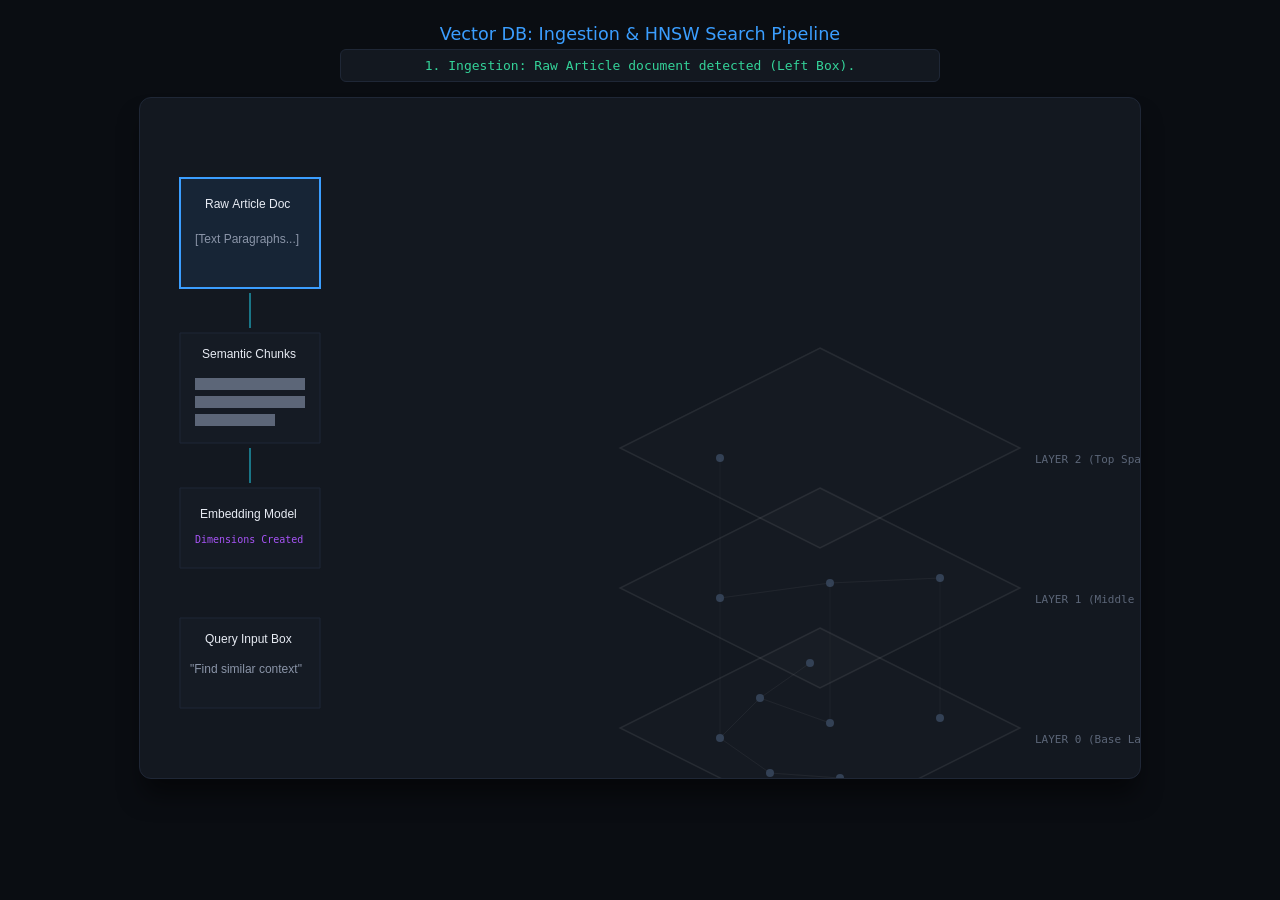
<file: learnings/hnsw-rag.html>
<!DOCTYPE html>
<html lang="en">
<head>
  <meta charset="UTF-8">
  <meta name="viewport" content="width=device-width, initial-scale=1.0">
  <title>HNSW &amp; RAG — Vector DB Pipeline</title>
  <style>
    * { box-sizing: border-box; margin: 0; padding: 0; }
    body {
      background-color: #0a0d12;
      color: #e8ecf4;
      font-family: "DM Sans", system-ui, sans-serif;
      display: flex;
      flex-direction: column;
      align-items: center;
      padding: 24px 16px 32px;
      min-height: 100%;
      overflow-x: auto;
    }
    h2 {
      margin: 0 0 5px 0;
      color: #3b9eff;
      font-weight: 500;
      font-size: 1.1rem;
    }
    #pipeline-status {
      font-family: "JetBrains Mono", ui-monospace, monospace;
      font-size: 13px;
      color: #34d399;
      margin-bottom: 15px;
      background: #131820;
      padding: 8px 16px;
      border-radius: 6px;
      border: 1px solid #1f2736;
      max-width: 100%;
      min-width: min(600px, 100%);
      text-align: center;
    }
    canvas {
      background: #131820;
      box-shadow: 0 20px 25px -5px rgba(0, 0, 0, 0.5);
      border-radius: 12px;
      border: 1px solid #1f2736;
      display: block;
      max-width: 100%;
      height: auto;
    }
  </style>
</head>
<body>

  <h2>Vector DB: Ingestion &amp; HNSW Search Pipeline</h2>
  <div id="pipeline-status">Initializing System...</div>
  <canvas id="pipelineCanvas" width="1000" height="680"></canvas>

  <script>
    const canvas = document.getElementById('pipelineCanvas');
    const ctx = canvas.getContext('2d');
    const statusDiv = document.getElementById('pipeline-status');

    const CENTER_X = 680;
    const LAYER_HEIGHTS = [530, 390, 250];
    const PLANE_WIDTH = 400;
    const PLANE_HEIGHT = 200;

    function toIso(x, y, layerIdx) {
      const isoX = CENTER_X + (x - y) * PLANE_WIDTH * 0.5;
      const isoY = LAYER_HEIGHTS[layerIdx] + (x + y) * PLANE_HEIGHT * 0.5;
      return { x: isoX, y: isoY };
    }

    let existingNodes = [
      { id: 1, x: 0.15, y: 0.2, maxLayer: 0 },
      { id: 2, x: 0.75, y: 0.15, maxLayer: 1 },
      { id: 3, x: 0.3, y: 0.8, maxLayer: 2 },
      { id: 4, x: 0.8, y: 0.7, maxLayer: 0 },
      { id: 5, x: 0.5, y: 0.45, maxLayer: 1 },
      { id: 6, x: 0.2, y: 0.5, maxLayer: 0 },
      { id: 7, x: 0.6, y: 0.85, maxLayer: 0 }
    ];

    let newChunkNode = { id: 99, x: 0.55, y: 0.6, maxLayer: 1, color: '#a855f7' };
    let queryVector = { x: 0.48, y: 0.52, color: '#f43f5e' };

    let currentPhase = 'INGEST_START';
    let phaseTimer = 0;
    let globalTime = 0;

    let flyingBlock = { x: 0, y: 0, targetX: 0, targetY: 0, progress: 0, active: false };
    let trickleDot = { x: 0, y: 0, startLayer: 2, endLayer: 0, currentLayerFloat: 2, active: false, color: '#fff' };

    function updatePipeline() {
      globalTime++;
      phaseTimer++;

      switch (currentPhase) {
        case 'INGEST_START':
          statusDiv.innerText = "1. Ingestion: Raw Article document detected (Left Box).";
          if (phaseTimer > 100) { currentPhase = 'CHUNK_SPLIT'; phaseTimer = 0; }
          break;

        case 'CHUNK_SPLIT':
          statusDiv.innerText = "2. Chunking: Text broken down into smaller semantic sentences/blocks.";
          if (phaseTimer > 100) { currentPhase = 'EMBED_GENERATE'; phaseTimer = 0; }
          break;

        case 'EMBED_GENERATE':
          statusDiv.innerText = "3. Model Inference: Transforming text chunk into an Embedding vector.";
          if (phaseTimer > 120) {
            currentPhase = 'HNSW_PUSH';
            phaseTimer = 0;
            let entryIso = toIso(newChunkNode.x, newChunkNode.y, 2);
            flyingBlock = {
              x: 180, y: 430,
              targetX: entryIso.x,
              targetY: entryIso.y,
              progress: 0, active: true
            };
          }
          break;

        case 'HNSW_PUSH':
          statusDiv.innerText = "4. Indexing: Vector travels into the HNSW structure at the top layer location.";
          if (flyingBlock.active) {
            flyingBlock.progress += 0.025;
            if (flyingBlock.progress >= 1) {
              flyingBlock.active = false;
              currentPhase = 'NODE_TRICKLE';
              phaseTimer = 0;
              trickleDot = {
                x: newChunkNode.x, y: newChunkNode.y,
                startLayer: 2, endLayer: 1,
                currentLayerFloat: 2, active: true, color: '#a855f7'
              };
            }
          }
          break;

        case 'NODE_TRICKLE':
          statusDiv.innerText = "5. Multi-Layer Distribution: Node data trickles down vertically to assign itself to its designated lower layers.";
          if (trickleDot.active) {
            trickleDot.currentLayerFloat -= 0.02;
            if (trickleDot.currentLayerFloat <= trickleDot.endLayer) {
              trickleDot.active = false;
              currentPhase = 'HNSW_REBUILD';
              phaseTimer = 0;
            }
          }
          break;

        case 'HNSW_REBUILD':
          statusDiv.innerText = "6. Graph Adaptation: Re-organizing proximity links on Layer 0 & 1 to incorporate the new vector.";
          if (phaseTimer > 120) {
            if (!existingNodes.some(n => n.id === 99)) existingNodes.push(newChunkNode);
            currentPhase = 'QUERY_ARRIVE';
            phaseTimer = 0;
          }
          break;

        case 'QUERY_ARRIVE':
          statusDiv.innerText = "7. Query Input: User search phrase or question received.";
          if (phaseTimer > 100) { currentPhase = 'QUERY_EMBED'; phaseTimer = 0; }
          break;

        case 'QUERY_EMBED':
          statusDiv.innerText = "8. Match Vector: Search string converted into a high-dimensional query coordinate.";
          if (phaseTimer > 100) {
            currentPhase = 'SEARCH_LAYER_2';
            phaseTimer = 0;
          }
          break;

        case 'SEARCH_LAYER_2':
          statusDiv.innerText = "9. HNSW Step 1: Query vector targets Entry Point (Node 3) on the Sparse Express Layer 2.";
          if (phaseTimer > 120) {
            currentPhase = 'SEARCH_TRICKLE_A';
            phaseTimer = 0;
            let node3 = existingNodes.find(n => n.id === 3);
            trickleDot = {
              x: node3.x, y: node3.y,
              startLayer: 2, endLayer: 1,
              currentLayerFloat: 2, active: true, color: '#f43f5e'
            };
          }
          break;

        case 'SEARCH_TRICKLE_A':
          statusDiv.innerText = "10. Routing Drip: Hit local minimum on Layer 2. Trickling query context down to Layer 1.";
          if (trickleDot.active) {
            trickleDot.currentLayerFloat -= 0.025;
            if (trickleDot.currentLayerFloat <= trickleDot.endLayer) {
              trickleDot.active = false;
              currentPhase = 'SEARCH_LAYER_1';
              phaseTimer = 0;
            }
          }
          break;

        case 'SEARCH_LAYER_1':
          statusDiv.innerText = "11. HNSW Step 2: In Layer 1 (Bridge), graph routing shifts aggressively: Node 3 -> Node 5 -> New Node 99.";
          if (phaseTimer > 150) {
            currentPhase = 'SEARCH_TRICKLE_B';
            phaseTimer = 0;
            trickleDot = {
              x: newChunkNode.x, y: newChunkNode.y,
              startLayer: 1, endLayer: 0,
              currentLayerFloat: 1, active: true, color: '#f43f5e'
            };
          }
          break;

        case 'SEARCH_TRICKLE_B':
          statusDiv.innerText = "12. Final Routing Drip: Dropping down into the full base layer dataset map.";
          if (trickleDot.active) {
            trickleDot.currentLayerFloat -= 0.025;
            if (trickleDot.currentLayerFloat <= trickleDot.endLayer) {
              trickleDot.active = false;
              currentPhase = 'SEARCH_LAYER_0';
              phaseTimer = 0;
            }
          }
          break;

        case 'SEARCH_LAYER_0':
          statusDiv.innerText = "13. HNSW Search Complete: Local base scans isolated nearest 3 neighbors (Highlighted in Red).";
          if (phaseTimer > 200) {
            existingNodes = existingNodes.filter(n => n.id !== 99);
            currentPhase = 'INGEST_START';
            phaseTimer = 0;
          }
          break;
      }
    }

    function draw() {
      ctx.clearRect(0, 0, canvas.width, canvas.height);

      ctx.lineWidth = 2;
      ctx.strokeStyle = currentPhase === 'INGEST_START' ? '#3b9eff' : '#1f2736';
      ctx.fillStyle = currentPhase === 'INGEST_START' ? 'rgba(59,158,255,0.1)' : 'rgba(31,41,55,0.2)';
      ctx.beginPath(); ctx.rect(40, 80, 140, 110); ctx.fill(); ctx.stroke();
      ctx.fillStyle = '#e8ecf4'; ctx.font = '12px sans-serif'; ctx.fillText("Raw Article Doc", 65, 110);
      ctx.fillStyle = '#8b95a8'; ctx.fillText("[Text Paragraphs...]", 55, 145);

      ctx.strokeStyle = '#22d3ee'; ctx.lineWidth = 1;
      ctx.beginPath(); ctx.moveTo(110, 195); ctx.lineTo(110, 230); ctx.stroke();

      ctx.strokeStyle = currentPhase === 'CHUNK_SPLIT' ? '#3b9eff' : '#1f2736';
      ctx.fillStyle = currentPhase === 'CHUNK_SPLIT' ? 'rgba(59,158,255,0.1)' : 'rgba(31,41,55,0.2)';
      ctx.beginPath(); ctx.rect(40, 235, 140, 110); ctx.fill(); ctx.stroke();
      ctx.fillStyle = '#e8ecf4'; ctx.fillText("Semantic Chunks", 62, 260);
      ctx.fillStyle = currentPhase === 'CHUNK_SPLIT' ? '#3b9eff' : '#5c6678';
      ctx.fillRect(55, 280, 110, 12); ctx.fillRect(55, 298, 110, 12); ctx.fillRect(55, 316, 80, 12);

      ctx.strokeStyle = '#22d3ee'; ctx.beginPath(); ctx.moveTo(110, 350); ctx.lineTo(110, 385); ctx.stroke();

      ctx.strokeStyle = currentPhase === 'EMBED_GENERATE' ? '#a855f7' : '#1f2736';
      ctx.fillStyle = currentPhase === 'EMBED_GENERATE' ? 'rgba(168,85,247,0.1)' : 'rgba(31,41,55,0.2)';
      ctx.beginPath(); ctx.rect(40, 390, 140, 80); ctx.fill(); ctx.stroke();
      ctx.fillStyle = '#e8ecf4'; ctx.fillText("Embedding Model", 60, 420);
      ctx.fillStyle = '#a855f7'; ctx.font = '10px monospace'; ctx.fillText("Dimensions Created", 55, 445);
      ctx.font = '12px sans-serif';

      if (flyingBlock.active) {
        let currX = flyingBlock.x + (flyingBlock.targetX - flyingBlock.x) * flyingBlock.progress;
        let currY = flyingBlock.y + (flyingBlock.targetY - flyingBlock.y) * flyingBlock.progress;
        ctx.fillStyle = '#a855f7';
        ctx.fillRect(currX - 25, currY - 12, 50, 24);
        ctx.fillStyle = '#ffffff'; ctx.font = '9px monospace';
        ctx.fillText("VECTOR", currX - 18, currY + 4);
        ctx.font = '12px sans-serif';
      }

      let isQueryActive = ['QUERY_ARRIVE', 'QUERY_EMBED', 'SEARCH_LAYER_2', 'SEARCH_TRICKLE_A', 'SEARCH_LAYER_1', 'SEARCH_TRICKLE_B', 'SEARCH_LAYER_0'].includes(currentPhase);
      ctx.strokeStyle = isQueryActive ? '#f43f5e' : '#1f2736';
      ctx.fillStyle = isQueryActive ? 'rgba(244,63,94,0.1)' : 'rgba(31,41,55,0.2)';
      ctx.beginPath(); ctx.rect(40, 520, 140, 90); ctx.fill(); ctx.stroke();
      ctx.fillStyle = '#e8ecf4'; ctx.fillText("Query Input Box", 65, 545);
      ctx.fillStyle = currentPhase === 'QUERY_EMBED' ? '#f43f5e' : '#8b95a8';
      ctx.fillText(currentPhase === 'QUERY_EMBED' ? "[ Vectorizing... ]" : '"Find similar context"', 50, 575);

      if (['SEARCH_LAYER_2', 'SEARCH_TRICKLE_A', 'SEARCH_LAYER_1', 'SEARCH_TRICKLE_B', 'SEARCH_LAYER_0'].includes(currentPhase)) {
        ctx.strokeStyle = 'rgba(244,63,94,0.3)'; ctx.lineWidth = 1.5;
        ctx.setLineDash([4, 4]);
        ctx.beginPath(); ctx.moveTo(180, 565);
        let entranceIso = toIso(0.3, 0.8, 2);
        ctx.lineTo(entranceIso.x, entranceIso.y); ctx.stroke(); ctx.setLineDash([]);
      }

      for (let layerIdx = 2; layerIdx >= 0; layerIdx--) {
        let isActiveLayer = false;
        if (currentPhase === 'SEARCH_LAYER_2' && layerIdx === 2) isActiveLayer = true;
        if ((currentPhase === 'SEARCH_LAYER_1' || currentPhase === 'NODE_TRICKLE' || currentPhase === 'HNSW_REBUILD') && layerIdx === 1) isActiveLayer = true;
        if (currentPhase === 'SEARCH_LAYER_0' && layerIdx === 0) isActiveLayer = true;

        ctx.strokeStyle = isActiveLayer ? 'rgba(59, 158, 255, 0.6)' : 'rgba(255, 255, 255, 0.08)';
        ctx.fillStyle = isActiveLayer ? 'rgba(59, 158, 255, 0.04)' : 'rgba(255, 255, 255, 0.01)';
        ctx.lineWidth = 1.5;

        ctx.beginPath();
        let p1 = toIso(0, 0, layerIdx); let p2 = toIso(1, 0, layerIdx);
        let p3 = toIso(1, 1, layerIdx); let p4 = toIso(0, 1, layerIdx);
        ctx.moveTo(p1.x, p1.y); ctx.lineTo(p2.x, p2.y); ctx.lineTo(p3.x, p3.y); ctx.lineTo(p4.x, p4.y);
        ctx.closePath(); ctx.fill(); ctx.stroke();

        ctx.fillStyle = isActiveLayer ? '#3b9eff' : '#5c6678'; ctx.font = '11px monospace';
        ctx.fillText(`LAYER ${layerIdx} ${layerIdx === 2 ? '(Top Sparse / Express)' : layerIdx === 1 ? '(Middle Bridge)' : '(Base Layer / All Vectors)'}`, p2.x + 15, p2.y + 15);
        ctx.font = '12px sans-serif';

        let layerNodes = existingNodes.filter(n => n.maxLayer >= layerIdx);
        if (currentPhase === 'HNSW_REBUILD' && layerIdx === 1) {
          layerNodes = [...layerNodes, newChunkNode];
        }

        ctx.strokeStyle = isActiveLayer ? 'rgba(59,158,255,0.35)' : 'rgba(255,255,255,0.05)';
        ctx.lineWidth = 1;
        for (let i = 0; i < layerNodes.length; i++) {
          for (let j = i + 1; j < layerNodes.length; j++) {
            let distance = Math.hypot(layerNodes[i].x - layerNodes[j].x, layerNodes[i].y - layerNodes[j].y);
            let visibilityRange = layerIdx === 2 ? 0.8 : layerIdx === 1 ? 0.5 : 0.35;
            if (distance < visibilityRange) {
              let pt1 = toIso(layerNodes[i].x, layerNodes[i].y, layerIdx);
              let pt2 = toIso(layerNodes[j].x, layerNodes[j].y, layerIdx);
              ctx.beginPath(); ctx.moveTo(pt1.x, pt1.y); ctx.lineTo(pt2.x, pt2.y); ctx.stroke();
            }
          }
        }

        layerNodes.forEach(node => {
          let pt = toIso(node.x, node.y, layerIdx);

          let isResultNode = (currentPhase === 'SEARCH_LAYER_0' && layerIdx === 0 && (node.id === 5 || node.id === 7 || node.id === 99));
          let isCurrentSearchHop = false;
          if (currentPhase === 'SEARCH_LAYER_2' && layerIdx === 2 && node.id === 3) isCurrentSearchHop = true;
          if (currentPhase === 'SEARCH_LAYER_1' && layerIdx === 1 && (node.id === 3 || node.id === 5 || node.id === 99)) isCurrentSearchHop = true;

          if (isResultNode) {
            ctx.fillStyle = '#f43f5e'; ctx.shadowBlur = 10; ctx.shadowColor = '#f43f5e';
          } else if (isCurrentSearchHop) {
            ctx.fillStyle = '#34d399'; ctx.shadowBlur = 8; ctx.shadowColor = '#34d399';
          } else if (node.id === 99) {
            ctx.fillStyle = '#a855f7';
          } else {
            ctx.fillStyle = isActiveLayer ? '#ffffff' : '#334155'; ctx.shadowBlur = 0;
          }

          ctx.beginPath(); ctx.arc(pt.x, pt.y, isResultNode ? 6 : 4, 0, Math.PI * 2); ctx.fill();
          ctx.shadowBlur = 0;

          if (layerIdx > 0 && node.maxLayer >= layerIdx) {
            let lowerPt = toIso(node.x, node.y, layerIdx - 1);
            ctx.strokeStyle = 'rgba(255,255,255,0.03)';
            ctx.beginPath(); ctx.moveTo(pt.x, pt.y); ctx.lineTo(lowerPt.x, lowerPt.y); ctx.stroke();
          }
        });

        if (['SEARCH_LAYER_2', 'SEARCH_LAYER_1', 'SEARCH_LAYER_0'].includes(currentPhase)) {
          if ((currentPhase === 'SEARCH_LAYER_2' && layerIdx === 2) ||
              (currentPhase === 'SEARCH_LAYER_1' && layerIdx === 1) ||
              (currentPhase === 'SEARCH_LAYER_0' && layerIdx === 0)) {

            let qPt = toIso(queryVector.x, queryVector.y, layerIdx);
            ctx.fillStyle = '#f43f5e'; ctx.shadowBlur = 12; ctx.shadowColor = '#f43f5e';
            ctx.beginPath(); ctx.arc(qPt.x, qPt.y, 6, 0, Math.PI * 2); ctx.fill(); ctx.shadowBlur = 0;

            ctx.strokeStyle = 'rgba(244,63,94,0.25)'; ctx.lineWidth = 1;
            ctx.beginPath(); ctx.arc(qPt.x, qPt.y, layerIdx === 0 ? 45 : 75, 0, Math.PI * 2); ctx.stroke();
          }
        }
      }

      if (trickleDot.active) {
        let isoX = CENTER_X + (trickleDot.x - trickleDot.y) * PLANE_WIDTH * 0.5;

        let baseHeightIdx = Math.floor(trickleDot.currentLayerFloat);
        let nextHeightIdx = Math.ceil(trickleDot.currentLayerFloat);
        let t = trickleDot.currentLayerFloat - baseHeightIdx;

        let hBase = LAYER_HEIGHTS[baseHeightIdx] + (trickleDot.x + trickleDot.y) * PLANE_HEIGHT * 0.5;
        let hNext = LAYER_HEIGHTS[nextHeightIdx] + (trickleDot.x + trickleDot.y) * PLANE_HEIGHT * 0.5;
        let isoY = hBase + (hNext - hBase) * t;

        ctx.fillStyle = trickleDot.color;
        ctx.shadowBlur = 12; ctx.shadowColor = trickleDot.color;
        ctx.beginPath(); ctx.arc(isoX, isoY, 6, 0, Math.PI * 2); ctx.fill();
        ctx.shadowBlur = 0;

        ctx.strokeStyle = trickleDot.color + "55"; ctx.lineWidth = 1.5; ctx.setLineDash([3, 3]);
        let startIsoY = LAYER_HEIGHTS[trickleDot.startLayer] + (trickleDot.x + trickleDot.y) * PLANE_HEIGHT * 0.5;
        ctx.beginPath(); ctx.moveTo(isoX, startIsoY); ctx.lineTo(isoX, isoY); ctx.stroke();
        ctx.setLineDash([]);
      }
    }

    function engineLoop() {
      updatePipeline();
      draw();
      requestAnimationFrame(engineLoop);
    }

    engineLoop();
  </script>
</body>
</html>
</file>
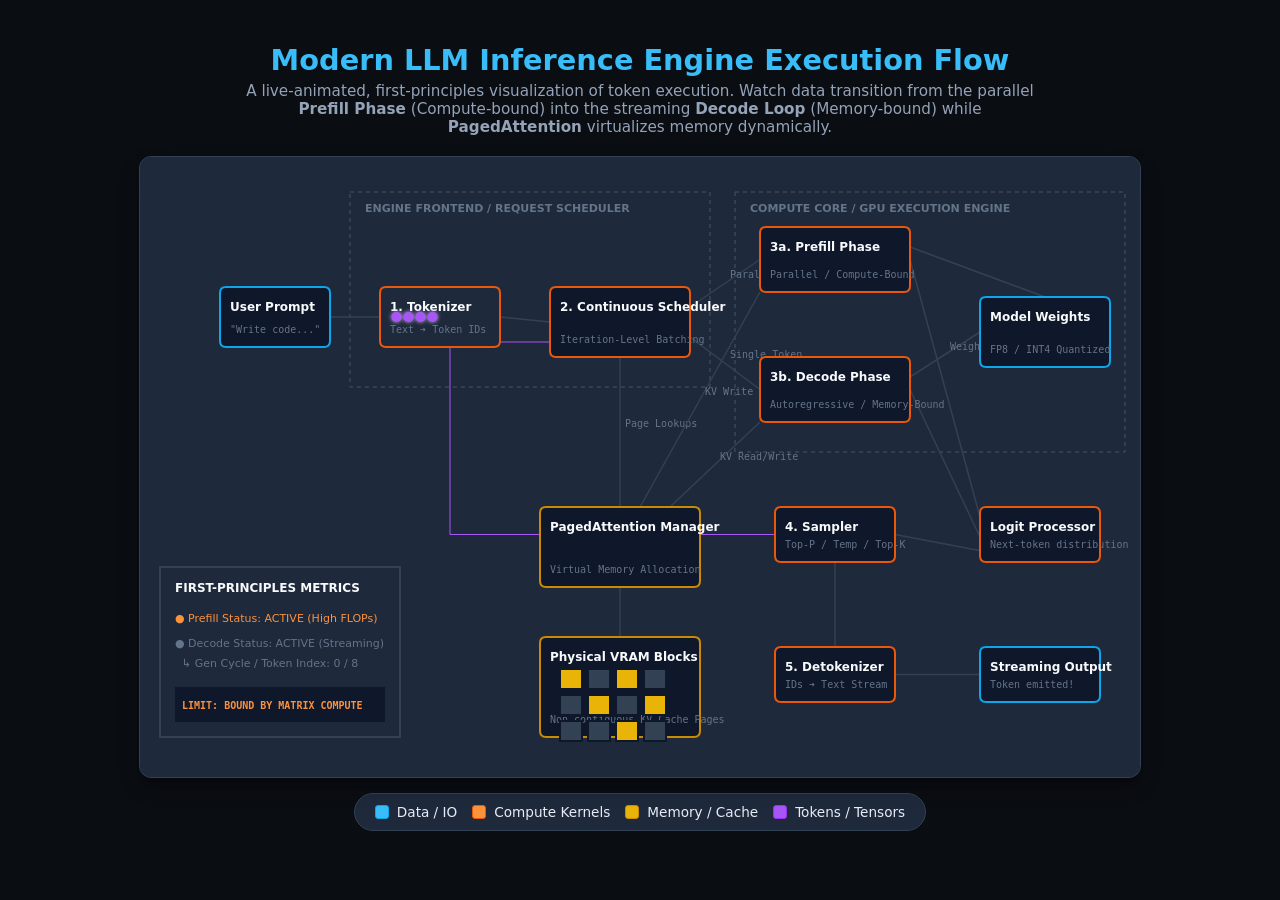
<file: learnings/inference-engine.html>
<!DOCTYPE html>
<html lang="en">
<head>
    <meta charset="UTF-8">
    <meta name="viewport" content="width=device-width, initial-scale=1.0">
    <title>LLM Inference Engine Architecture</title>
    <style>
        body {
            margin: 0;
            padding: 24px 16px;
            background-color: #0a0d12;
            color: #e8ecf4;
            font-family: "DM Sans", system-ui, sans-serif;
            display: flex;
            flex-direction: column;
            align-items: center;
            min-height: 100%;
            overflow-x: auto;
        }
        h1 {
            margin-bottom: 5px;
            font-size: 1.8rem;
            color: #38bdf8;
        }
        p {
            margin-top: 0;
            margin-bottom: 20px;
            color: #94a3b8;
            font-size: 0.95rem;
            text-align: center;
            max-width: 800px;
        }
        #canvas-container {
            position: relative;
            background: #1e293b;
            border-radius: 12px;
            box-shadow: 0 10px 25px -5px rgba(0, 0, 0, 0.3), 0 8px 10px -6px rgba(0, 0, 0, 0.3);
            border: 1px solid #334155;
            overflow: hidden;
        }
        canvas {
            display: block;
        }
        .controls {
            margin-top: 15px;
            display: flex;
            gap: 15px;
            background: #1e293b;
            padding: 10px 20px;
            border-radius: 30px;
            border: 1px solid #334155;
        }
        .legend-item {
            display: flex;
            align-items: center;
            gap: 8px;
            font-size: 0.85rem;
        }
        .legend-color {
            width: 12px;
            height: 12px;
            border-radius: 3px;
        }
    </style>
</head>
<body>

    <h1>Modern LLM Inference Engine Execution Flow</h1>
    <p>A live-animated, first-principles visualization of token execution. Watch data transition from the parallel <strong>Prefill Phase</strong> (Compute-bound) into the streaming <strong>Decode Loop</strong> (Memory-bound) while <strong>PagedAttention</strong> virtualizes memory dynamically.</p>

    <div id="canvas-container">
        <canvas id="engineCanvas" width="1000" height="620"></canvas>
    </div>

    <div class="controls">
        <div class="legend-item">
            <div class="legend-color" style="background: #38bdf8; border: 1px solid #0ea5e9;"></div>
            <span>Data / IO</span>
        </div>
        <div class="legend-item">
            <div class="legend-color" style="background: #fb923c; border: 1px solid #ea580c;"></div>
            <span>Compute Kernels</span>
        </div>
        <div class="legend-item">
            <div class="legend-color" style="background: #eab308; border: 1px solid #ca8a04;"></div>
            <span>Memory / Cache</span>
        </div>
        <div class="legend-item">
            <div class="legend-color" style="background: #a855f7; border: 1px solid #9333ea;"></div>
            <span>Tokens / Tensors</span>
        </div>
    </div>

    <script>
        const canvas = document.getElementById('engineCanvas');
        const ctx = canvas.getContext('2d');

        // Color Palette
        const colors = {
            bg: '#1e293b',
            panel: '#0f172a',
            panelBorder: '#334155',
            text: '#f8fafc',
            textMuted: '#64748b',
            io: '#38bdf8',
            ioBorder: '#0ea5e9',
            compute: '#fb923c',
            computeBorder: '#ea580c',
            memory: '#eab308',
            memoryBorder: '#ca8a04',
            token: '#a855f7',
            tokenLight: '#d8b4fe'
        };

        // Layout Entities (Nodes)
        const nodes = {
            prompt: { x: 80, y: 130, w: 110, h: 60, label: "User Prompt", sub: '"Write code..."', type: 'io' },
            tokenizer: { x: 240, y: 130, w: 120, h: 60, label: "1. Tokenizer", sub: "Text ➔ Token IDs", type: 'compute' },
            scheduler: { x: 410, y: 130, w: 140, h: 70, label: "2. Continuous Scheduler", sub: "Iteration-Level Batching", type: 'compute' },
            
            prefill: { x: 620, y: 70, w: 150, h: 65, label: "3a. Prefill Phase", sub: "Parallel / Compute-Bound", type: 'compute' },
            decode: { x: 620, y: 200, w: 150, h: 65, label: "3b. Decode Phase", sub: "Autoregressive / Memory-Bound", type: 'compute' },
            
            pagedAttn: { x: 400, y: 350, w: 160, h: 80, label: "PagedAttention Manager", sub: "Virtual Memory Allocation", type: 'memory' },
            vram: { x: 400, y: 480, w: 160, h: 100, label: "Physical VRAM Blocks", sub: "Non-contiguous KV Cache Pages", type: 'memory' },
            weights: { x: 840, y: 140, w: 130, h: 70, label: "Model Weights", sub: "FP8 / INT4 Quantized", type: 'io' },
            
            logits: { x: 840, y: 350, w: 120, h: 55, label: "Logit Processor", sub: "Next-token distribution", type: 'compute' },
            sampler: { x: 635, y: 350, w: 120, h: 55, label: "4. Sampler", sub: "Top-P / Temp / Top-K", type: 'compute' },
            detokenizer: { x: 635, y: 490, w: 120, h: 55, label: "5. Detokenizer", sub: "IDs ➔ Text Stream", type: 'compute' },
            output: { x: 840, y: 490, w: 120, h: 55, label: "Streaming Output", sub: "Token emitted!", type: 'io' }
        };

        // Simulated Dynamic Particles / Data Tokens
        let particles = [];
        let systemStep = 0; // 0: Prefill, 1: Decode Loop
        let activeDecodeTokens = 0;
        const maxDecodeTokens = 8;
        let pagedBlocks = Array(12).fill(0).map(() => Math.random() > 0.7 ? 1 : 0); // VRAM block states

        // Initialize particles based on system execution state
        function spawnTriggerParticles(type, startNode, endNode, count = 1, speed = 2, delay = 0) {
            for(let i=0; i<count; i++) {
                particles.push({
                    x: startNode.x + startNode.w/2,
                    y: startNode.y + startNode.h/2,
                    startX: startNode.x + startNode.w/2,
                    startY: startNode.y + startNode.h/2,
                    endX: endNode.x + endNode.w/2,
                    endY: endNode.y + endNode.h/2,
                    progress: -(i * delay),
                    speed: speed,
                    type: type
                });
            }
        }

        // Initialize Engine Routine Automation Loop
        function runEngineAutomation() {
            if (particles.length === 0) {
                if (systemStep === 0) {
                    // Start of execution: prompt to tokenizer
                    spawnTriggerParticles('token', nodes.prompt, nodes.tokenizer, 4, 2.5, 12);
                    systemStep = 1;
                } else if (systemStep === 1) {
                    // Tokenizer to scheduler
                    spawnTriggerParticles('token', nodes.tokenizer, nodes.scheduler, 4, 2.5, 10);
                    systemStep = 2;
                } else if (systemStep === 2) {
                    // Scheduler schedules Prefill
                    spawnTriggerParticles('tensor', nodes.scheduler, nodes.prefill, 1, 3, 0);
                    systemStep = 3;
                } else if (systemStep === 3) {
                    // Prefill reads weights and populates KV cache concurrently
                    spawnTriggerParticles('weight', nodes.weights, nodes.prefill, 2, 4, 8);
                    spawnTriggerParticles('tensor', nodes.prefill, nodes.logits, 1, 3, 0);
                    // Write to Paged Attention
                    spawnTriggerParticles('kv', nodes.prefill, nodes.pagedAttn, 2, 2, 10);
                    systemStep = 4;
                } else if (systemStep === 4) {
                    // Logits to sampler
                    spawnTriggerParticles('tensor', nodes.logits, nodes.sampler, 1, 3, 0);
                    systemStep = 5;
                } else if (systemStep === 5) {
                    // Sampler outputs first token to detokenizer, and feeds back to scheduler
                    spawnTriggerParticles('token', nodes.sampler, nodes.detokenizer, 1, 2.5, 0);
                    spawnTriggerParticles('token', nodes.sampler, nodes.scheduler, 1, 4, 0); // feedback loop
                    systemStep = 6;
                } else if (systemStep === 6) {
                    // Detokenizer to Output interface
                    spawnTriggerParticles('io', nodes.detokenizer, nodes.output, 1, 2, 0);
                    activeDecodeTokens = 1;
                    systemStep = 7; // Begin Decode Loop Iterations
                } else if (systemStep === 7) {
                    // Decode Loop Step: Scheduler routes single token step to Decode Core
                    spawnTriggerParticles('token', nodes.scheduler, nodes.decode, 1, 3.5, 0);
                    systemStep = 8;
                } else if (systemStep === 8) {
                    // Decode Core fetches weights (memory bottleneck!) and fetches historical cache blocks
                    spawnTriggerParticles('weight', nodes.weights, nodes.decode, 1, 1.5, 0); // Slower visualization to reflect memory bound nature
                    spawnTriggerParticles('kv', nodes.pagedAttn, nodes.decode, 1, 3, 0); 
                    systemStep = 9;
                } else if (systemStep === 9) {
                    // Decode Core pushes to logits, and updates cache
                    spawnTriggerParticles('tensor', nodes.decode, nodes.logits, 1, 3.5, 0);
                    spawnTriggerParticles('kv', nodes.decode, nodes.pagedAttn, 1, 2, 0);
                    systemStep = 10;
                } else if (systemStep === 10) {
                    // Logits to sampler
                    spawnTriggerParticles('tensor', nodes.logits, nodes.sampler, 1, 3.5, 0);
                    systemStep = 11;
                } else if (systemStep === 11) {
                    // Sampler outputs token to screen, feeds back to scheduler for next iteration
                    spawnTriggerParticles('token', nodes.sampler, nodes.detokenizer, 1, 2.5, 0);
                    spawnTriggerParticles('io', nodes.detokenizer, nodes.output, 1, 2, 0);
                    
                    activeDecodeTokens++;
                    
                    // Update randomized VRAM dynamic map to show memory allocation changes
                    if(Math.random() > 0.4) {
                        let emptyIndices = pagedBlocks.map((b,i) => b === 0 ? i : null).filter(v => v !== null);
                        if(emptyIndices.length > 0) pagedBlocks[emptyIndices[Math.floor(Math.random() * emptyIndices.length)]] = 1;
                    }

                    if (activeDecodeTokens >= maxDecodeTokens) {
                        // Reset entire cycle back to start prompt
                        systemStep = 0;
                        activeDecodeTokens = 0;
                        pagedBlocks = Array(12).fill(0).map(() => Math.random() > 0.7 ? 1 : 0);
                    } else {
                        // Loop back to next decode token step
                        systemStep = 7;
                    }
                }
            }
        }

        // Draw Helper: Rounded Rectangles
        function drawRoundRect(x, y, w, h, radius, fill, stroke) {
            ctx.beginPath();
            ctx.moveTo(x + radius, y);
            ctx.lineTo(x + w - radius, y);
            ctx.quadraticCurveTo(x + w, y, x + w, y + radius);
            ctx.lineTo(x + w, y + h - radius);
            ctx.quadraticCurveTo(x + w, y + h, x + w - radius, y + h);
            ctx.lineTo(x + radius, y + h);
            ctx.quadraticCurveTo(x, y + h, x, y + h - radius);
            ctx.lineTo(x, y + radius);
            ctx.quadraticCurveTo(x, y, x + radius, y);
            ctx.closePath();
            ctx.fillStyle = fill;
            ctx.fill();
            if (stroke) {
                ctx.strokeStyle = stroke;
                ctx.lineWidth = 2;
                ctx.stroke();
            }
        }

        // Draw Helper: Connective Pipelines
        function drawPipeline(start, end, label = "", active = false) {
            ctx.beginPath();
            ctx.moveTo(start.x, start.y);
            ctx.lineTo(end.x, end.y);
            ctx.strokeStyle = active ? colors.compute : colors.panelBorder;
            ctx.lineWidth = active ? 2.5 : 1.5;
            ctx.stroke();

            if (label) {
                ctx.fillStyle = colors.textMuted;
                ctx.font = "10px monospace";
                ctx.fillText(label, (start.x + end.x)/2 + 5, (start.y + end.y)/2 - 5);
            }
        }

        // Main Rendering Loop
        function draw() {
            // Clear Frame
            ctx.fillStyle = colors.bg;
            ctx.fillRect(0, 0, canvas.width, canvas.height);

            // 1. Draw Architectural Boundary Boxes (Subgraphs)
            // Frontend Boundary
            ctx.strokeStyle = '#475569';
            ctx.lineWidth = 1;
            ctx.setLineDash([4, 4]);
            ctx.strokeRect(210, 35, 360, 195);
            ctx.fillStyle = colors.textMuted;
            ctx.font = "bold 11px system-ui";
            ctx.setLineDash([]);
            ctx.fillText("ENGINE FRONTEND / REQUEST SCHEDULER", 225, 55);

            // Execution Core Boundary
            ctx.strokeStyle = '#475569';
            ctx.setLineDash([4, 4]);
            ctx.strokeRect(595, 35, 390, 260);
            ctx.fillText("COMPUTE CORE / GPU EXECUTION ENGINE", 610, 55);
            ctx.setLineDash([]);

            // 2. Draw Static Wiring Pipelines
            // Forward pass pipelines
            drawPipeline({x: nodes.prompt.x + nodes.prompt.w, y: nodes.prompt.y + nodes.prompt.h/2}, {x: nodes.tokenizer.x, y: nodes.tokenizer.y + nodes.tokenizer.h/2});
            drawPipeline({x: nodes.tokenizer.x + nodes.tokenizer.w, y: nodes.tokenizer.y + nodes.tokenizer.h/2}, {x: nodes.scheduler.x, y: nodes.scheduler.y + nodes.scheduler.h/2});
            
            // Scheduler branches out to Prefill and Decode
            drawPipeline({x: nodes.scheduler.x + nodes.scheduler.w, y: nodes.scheduler.y + 20}, {x: nodes.prefill.x, y: nodes.prefill.y + nodes.prefill.h/2}, "Parallel Tensor");
            drawPipeline({x: nodes.scheduler.x + nodes.scheduler.w, y: nodes.scheduler.y + 50}, {x: nodes.decode.x, y: nodes.decode.y + nodes.decode.h/2}, "Single Token");

            // Weights feeding both execution blocks
            drawPipeline({x: nodes.weights.x + nodes.weights.w/2, y: nodes.weights.y}, {x: nodes.prefill.x + nodes.prefill.w, y: nodes.prefill.y + 20});
            drawPipeline({x: nodes.weights.x, y: nodes.weights.y + nodes.weights.h/2}, {x: nodes.decode.x + nodes.decode.w, y: nodes.decode.y + 20}, "Weight Load");

            // Core outputs merging into Logits
            drawPipeline({x: nodes.prefill.x + nodes.prefill.w, y: nodes.prefill.y + nodes.prefill.h/2}, {x: nodes.logits.x, y: nodes.logits.y + 10});
            drawPipeline({x: nodes.decode.x + nodes.decode.w, y: nodes.decode.y + nodes.decode.h/2}, {x: nodes.logits.x, y: nodes.logits.y + 30});

            // Logits -> Sampler -> Detokenizer -> Output
            drawPipeline({x: nodes.logits.x + nodes.logits.w/2, y: nodes.logits.y + nodes.logits.h}, {x: nodes.sampler.x + nodes.sampler.w, y: nodes.sampler.y + nodes.sampler.h/2});
            drawPipeline({x: nodes.sampler.x + nodes.sampler.w/2, y: nodes.sampler.y + nodes.sampler.h}, {x: nodes.detokenizer.x + nodes.detokenizer.w/2, y: nodes.detokenizer.y});
            drawPipeline({x: nodes.detokenizer.x + nodes.detokenizer.w, y: nodes.detokenizer.y + nodes.detokenizer.h/2}, {x: nodes.output.x, y: nodes.output.y + nodes.output.h/2});

            // Memory Layer Pipelines
            drawPipeline({x: nodes.scheduler.x + nodes.scheduler.w/2, y: nodes.scheduler.y + nodes.scheduler.h}, {x: nodes.pagedAttn.x + nodes.pagedAttn.w/2, y: nodes.pagedAttn.y}, "Page Lookups");
            drawPipeline({x: nodes.pagedAttn.x + nodes.pagedAttn.w/2, y: nodes.pagedAttn.y + nodes.pagedAttn.h}, {x: nodes.vram.x + nodes.vram.w/2, y: nodes.vram.y});
            
            // KV Cache transactions
            drawPipeline({x: nodes.prefill.x, y: nodes.prefill.y + nodes.prefill.h}, {x: nodes.pagedAttn.x + 100, y: nodes.pagedAttn.y}, "KV Write");
            drawPipeline({x: nodes.decode.x, y: nodes.decode.y + nodes.decode.h}, {x: nodes.pagedAttn.x + 130, y: nodes.pagedAttn.y}, "KV Read/Write");

            // Feedback loop from Sampler back to Scheduler
            ctx.beginPath();
            ctx.moveTo(nodes.sampler.x, nodes.sampler.y + nodes.sampler.h/2);
            ctx.lineTo(310, nodes.sampler.y + nodes.sampler.h/2);
            ctx.lineTo(310, nodes.scheduler.y + nodes.scheduler.h - 15);
            ctx.lineTo(nodes.scheduler.x, nodes.scheduler.y + nodes.scheduler.h - 15);
            ctx.strokeStyle = colors.token;
            ctx.lineWidth = 1;
            ctx.stroke();

            // 3. Render All Structural Nodes
            for (let key in nodes) {
                let n = nodes[key];
                let strokeColor = colors.ioBorder;
                let fillColor = colors.panel;
                
                if (n.type === 'compute') strokeColor = colors.computeBorder;
                if (n.type === 'memory') strokeColor = colors.memoryBorder;

                // Highlight active functional units depending on system state execution step
                if (systemStep === 1 && key === 'tokenizer') fillColor = '#1e293b';
                if (systemStep === 2 && key === 'scheduler') fillColor = '#1e293b';
                if (systemStep === 3 && key === 'prefill') fillColor = '#2c1a10';
                if (systemStep === 8 && key === 'decode') fillColor = '#2c1a10';
                if (key === 'pagedAttn' || key === 'vram') strokeColor = colors.memoryBorder;

                drawRoundRect(n.x, n.y, n.w, n.h, 6, fillColor, strokeColor);

                // Meta Titles & Text Rendering Inside Nodes
                ctx.fillStyle = colors.text;
                ctx.font = "bold 12px system-ui";
                ctx.fillText(n.label, n.x + 10, n.y + 24);
                
                ctx.fillStyle = colors.textMuted;
                ctx.font = "10px monospace";
                ctx.fillText(n.sub, n.x + 10, n.y + n.h - 14);
            }

            // Special UI Graphics: Virtual Memory Layout blocks inside Physical VRAM Node Container
            let vramNode = nodes.vram;
            let blockW = 22;
            let blockH = 20;
            let padding = 6;
            for(let i=0; i<12; i++) {
                let r = Math.floor(i / 4);
                let c = i % 4;
                let bx = vramNode.x + 20 + (c * (blockW + padding));
                let by = vramNode.y + 32 + (r * (blockH + padding));
                
                ctx.fillStyle = pagedBlocks[i] === 1 ? colors.memory : '#334155';
                ctx.fillRect(bx, by, blockW, blockH);
                ctx.strokeStyle = colors.panel;
                ctx.strokeRect(bx, by, blockW, blockH);
            }

            // 4. Update and Render Active System Flow Particles
            runEngineAutomation();

            for (let i = particles.length - 1; i >= 0; i--) {
                let p = particles[i];
                p.progress += p.speed;

                if (p.progress < 0) continue; // handle delay offset

                // Interpolate Coordinates along vectors
                let totalDist = Math.hypot(p.endX - p.startX, p.endY - p.startY);
                let currentRatio = p.progress / totalDist;

                if (currentRatio >= 1) {
                    particles.splice(i, 1); // Delete completed vectors
                    continue;
                }

                p.x = p.startX + (p.endX - p.startX) * currentRatio;
                p.y = p.startY + (p.endY - p.startY) * currentRatio;

                // Set Particle Visual Profiles according to classification
                ctx.beginPath();
                if (p.type === 'token') {
                    ctx.arc(p.x, p.y, 5, 0, Math.PI * 2);
                    ctx.fillStyle = colors.token;
                    ctx.shadowColor = colors.tokenLight;
                    ctx.shadowBlur = 4;
                } else if (p.type === 'tensor') {
                    ctx.rect(p.x - 6, p.y - 4, 12, 8);
                    ctx.fillStyle = colors.compute;
                    ctx.shadowColor = colors.compute;
                    ctx.shadowBlur = 4;
                } else if (p.type === 'weight') {
                    ctx.arc(p.x, p.y, 4, 0, Math.PI * 2);
                    ctx.fillStyle = colors.io;
                    ctx.shadowColor = colors.io;
                    ctx.shadowBlur = 2;
                } else { // KV / Cache Pages
                    ctx.rect(p.x - 4, p.y - 4, 8, 8);
                    ctx.fillStyle = colors.memory;
                    ctx.shadowColor = colors.memory;
                    ctx.shadowBlur = 2;
                }
                ctx.fill();
                ctx.shadowBlur = 0; // Reset canvas filter effects context immediately
            }

            // Core Hardware Bottleneck / Performance Metric Overlays
            ctx.fillStyle = "#1e293b";
            ctx.fillRect(20, 410, 240, 170);
            ctx.strokeStyle = colors.panelBorder;
            ctx.strokeRect(20, 410, 240, 170);

            ctx.fillStyle = colors.text;
            ctx.font = "bold 12px system-ui";
            ctx.fillText("FIRST-PRINCIPLES METRICS", 35, 435);

            ctx.font = "11px system-ui";
            ctx.fillStyle = systemStep <= 6 ? colors.compute : colors.textMuted;
	    ctx.fillText("● Prefill Status: ACTIVE (High FLOPs)", 35, 465);
            
            ctx.fillStyle = systemStep > 6 ? colors.memory : colors.textMuted;
            ctx.fillText("● Decode Status: ACTIVE (Streaming)", 35, 490);
            
            ctx.fillStyle = colors.textMuted;
            ctx.fillText(`  ↳ Gen Cycle / Token Index: ${activeDecodeTokens} / ${maxDecodeTokens}`, 35, 510);
            
            // Live compute bounded vs memory bounded context indicator
            ctx.fillStyle = "#0f172a";
            ctx.fillRect(35, 530, 210, 35);
            ctx.fillStyle = systemStep <= 6 ? colors.compute : colors.memory;
            ctx.font = "bold 10px monospace";
            ctx.fillText(systemStep <= 6 ? "LIMIT: BOUND BY MATRIX COMPUTE" : "LIMIT: BOUND BY MEMORY BANDWIDTH", 42, 552);

            requestAnimationFrame(draw);
        }

        // Run application viewport canvas loop initialization
        draw();
    </script>
</body>
</html>
</file>
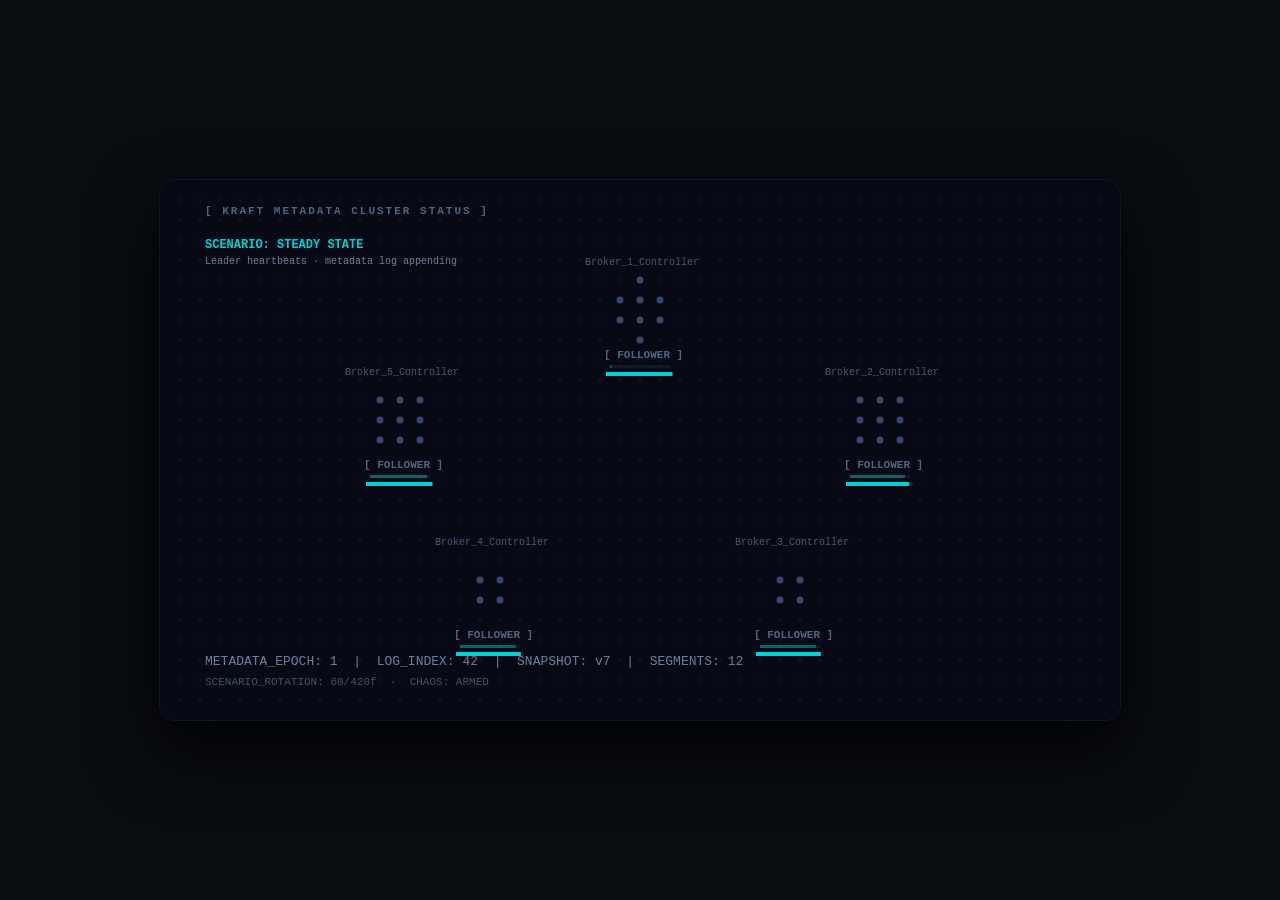
<file: learnings/kraft-consensus.html>
<!DOCTYPE html>
<html lang="en">
<head>
    <meta charset="UTF-8">
    <meta name="viewport" content="width=device-width, initial-scale=1.0">
    <title>KRaft Consensus Matrix</title>
    <style>
        * { margin: 0; padding: 0; box-sizing: border-box; }
        body, html {
            width: 100%; min-height: 100%;
            background-color: #0a0d12;
            display: flex; justify-content: center; align-items: center;
            font-family: "JetBrains Mono", "Courier New", Courier, monospace;
            padding: 24px 16px;
        }
        #canvas-container {
            position: relative;
            box-shadow: 0 30px 70px rgba(0, 0, 0, 0.95);
            border-radius: 16px;
            border: 1px solid #11152c;
        }
        canvas { display: block; background: #070914; border-radius: 16px; }
        .hud-label {
            position: absolute; color: #516480; font-size: 11px;
            font-weight: bold; letter-spacing: 2px; text-transform: uppercase;
            top: 25px; left: 45px; pointer-events: none;
        }
    </style>
</head>
<body>

    <div id="canvas-container">
        <canvas id="kraftCanvas"></canvas>
        <div class="hud-label">[ KRaft Metadata Cluster Status ]</div>
    </div>

    <script>
        const canvas = document.getElementById('kraftCanvas');
        const ctx = canvas.getContext('2d');

        const WIDTH = 960;
        const HEIGHT = 540;
        canvas.width = WIDTH;
        canvas.height = HEIGHT;

        const spacing = 20;
        const dotRadius = 2.5;
        const QUORUM = 3;
        const VOTER_COUNT = 5;

        let currentEpoch = 1;
        let globalLogIndex = 42;
        let snapshotId = 7;
        let logSegments = 12;
        const nodes = [];
        let packets = [];
        let lastLeaderSeen = performance.now();
        let chaosEnabled = true;

        let activeScenario = 'STEADY';
        let scenarioFrame = 0;
        let scenarioIndex = 0;
        let partitionLine = null;
        let zkBridgeActive = false;
        let scenarioBanner = { title: 'STEADY STATE', detail: 'Leader heartbeats · quorum stable' };

        const SCENARIO_ORDER = [
            'STEADY', 'SPLIT_VOTE', 'LOG_CATCHUP', 'PARTITION',
            'OBSERVER', 'SNAPSHOT', 'ZK_MIGRATION',
        ];
        const SCENARIO_DURATION = 420;

        function purgePacketsExcept(...keepTypes) {
            for (let i = packets.length - 1; i >= 0; i--) {
                if (!keepTypes.includes(packets[i].type)) packets.splice(i, 1);
            }
        }

        const basePositions = [
            { id: 1, x: 480, y: 130, label: 'Broker_1_Controller' },
            { id: 2, x: 720, y: 240, label: 'Broker_2_Controller' },
            { id: 3, x: 630, y: 410, label: 'Broker_3_Controller' },
            { id: 4, x: 330, y: 410, label: 'Broker_4_Controller' },
            { id: 5, x: 240, y: 240, label: 'Broker_5_Controller' },
        ];

        class KRaftNode {
            constructor(config) {
                this.id = config.id;
                this.x = config.x;
                this.y = config.y;
                this.label = config.label;
                this.state = 'FOLLOWER';
                this.role = config.role || 'VOTER';
                this.votesReceived = 0;
                this.heartbeatTimer = 0;
                this.votedInThisEpoch = false;
                this.partitionGroup = 'MAJORITY';
                this.logOffset = globalLogIndex - Math.floor(Math.random() * 4);
                this.uncommitted = 0;
                this.catchUpProgress = 0;
                this.snapshotStreaming = false;
                this.statusNote = '';
                this.resetElectionTimeout();
            }

            get isVoter() { return this.role === 'VOTER'; }
            get canParticipate() { return this.isVoter && !this.isIsolatedMinority(); }

            isIsolatedMinority() {
                return activeScenario === 'PARTITION' && this.partitionGroup === 'MINORITY';
            }

            resetElectionTimeout() {
                this.maxTimeout = Math.floor(Math.random() * 250) + 350;
                this.electionTimeout = this.maxTimeout;
            }

            update() {
                if (activeScenario === 'SNAPSHOT' && this.snapshotStreaming) return;
                if (!this.canParticipate && this.state !== 'LEADER') {
                    if (this.state === 'CANDIDATE' || this.state === 'FOLLOWER') {
                        this.electionTimeout -= 0.5;
                        if (this.electionTimeout <= 0) this.startElection(true);
                    }
                    return;
                }

                if (this.state === 'FOLLOWER') {
                    this.electionTimeout -= 0.5;
                    if (this.electionTimeout <= 0) this.startElection();
                } else if (this.state === 'LEADER') {
                    this.heartbeatTimer -= 0.5;
                    if (this.heartbeatTimer <= 0) {
                        this.sendHeartbeats();
                        if (activeScenario === 'LOG_CATCHUP' && scenarioFrame > 80) {
                            this.sendCatchUpRecords();
                        }
                        if (activeScenario === 'ZK_MIGRATION') {
                            this.sendDualWrite();
                        }
                        if (activeScenario === 'STEADY' && Math.random() < 0.08) {
                            globalLogIndex++;
                            this.logOffset = globalLogIndex;
                            logSegments = Math.min(24, logSegments + 0.02);
                        }
                        this.heartbeatTimer = 70;
                    }
                } else if (this.state === 'CANDIDATE') {
                    this.electionTimeout -= 0.5;
                    if (this.electionTimeout <= 0) {
                        this.state = 'FOLLOWER';
                        this.votesReceived = 0;
                        this.votedInThisEpoch = false;
                        this.resetElectionTimeout();
                    }
                }
            }

            startElection(isMinorityAttempt = false) {
                if (!this.isVoter) return;
                purgePacketsExcept('HEARTBEAT', 'SNAPSHOT_STREAM', 'ZK_RECORD');

                currentEpoch++;
                nodes.forEach(n => {
                    if (!n.isVoter) return;
                    n.votedInThisEpoch = false;
                    if (n.state === 'CANDIDATE') {
                        n.state = 'FOLLOWER';
                        n.votesReceived = 0;
                        n.resetElectionTimeout();
                    }
                });

                this.state = 'CANDIDATE';
                this.votesReceived = 1;
                this.votedInThisEpoch = true;
                this.resetElectionTimeout();
                this.statusNote = isMinorityAttempt ? 'NO QUORUM' : '';

                nodes.forEach(target => {
                    if (target.id !== this.id && canReach(this, target)) {
                        packets.push(new KRaftPacket(this, target, 'REQUEST_VOTE'));
                    }
                });
            }

            sendHeartbeats() {
                nodes.forEach(target => {
                    if (target.id !== this.id && canReach(this, target)) {
                        packets.push(new KRaftPacket(this, target, 'HEARTBEAT'));
                    }
                });
            }

            sendCatchUpRecords() {
                nodes.forEach(target => {
                    if (target.id !== this.id && target.logOffset < globalLogIndex && canReach(this, target)) {
                        packets.push(new KRaftPacket(this, target, 'FETCH_RECORDS'));
                    }
                });
            }

            sendDualWrite() {
                packets.push(new KRaftPacket({ x: 80, y: 460, id: 'ZK' }, this, 'ZK_RECORD'));
                nodes.forEach(target => {
                    if (target.id !== this.id && canReach(this, target)) {
                        packets.push(new KRaftPacket(this, target, 'HEARTBEAT'));
                    }
                });
            }

            receivePacket(packet) {
                if (packet.type === 'HEARTBEAT') {
                    if (this.role === 'OBSERVER' || this.canParticipate) {
                        this.state = 'FOLLOWER';
                        this.votedInThisEpoch = false;
                        this.resetElectionTimeout();
                        if (this.role === 'OBSERVER') this.logOffset = Math.min(this.logOffset + 1, globalLogIndex);
                    }
                } else if (packet.type === 'REQUEST_VOTE') {
                    if (this.canParticipate && this.state === 'FOLLOWER' && !this.votedInThisEpoch) {
                        this.votedInThisEpoch = true;
                        this.resetElectionTimeout();
                        packets.push(new KRaftPacket(this, packet.source, 'GRANT_VOTE'));
                    }
                } else if (packet.type === 'GRANT_VOTE' && this.state === 'CANDIDATE') {
                    this.votesReceived++;
                    const reachableVoters = nodes.filter(n => n.isVoter && canReach(this, n)).length;
                    const needed = Math.floor(reachableVoters / 2) + 1;
                    if (this.votesReceived >= needed && needed >= QUORUM) {
                        this.state = 'LEADER';
                        this.heartbeatTimer = 0;
                        this.statusNote = '';
                        purgePacketsExcept('HEARTBEAT');
                    } else if (this.votesReceived >= needed && needed < QUORUM) {
                        this.statusNote = 'NO QUORUM';
                    }
                } else if (packet.type === 'FETCH_RECORDS') {
                    if (this.uncommitted > 0) this.uncommitted = 0;
                    this.catchUpProgress = Math.min(1, this.catchUpProgress + 0.12);
                    if (this.catchUpProgress >= 1) {
                        this.logOffset = globalLogIndex;
                        this.catchUpProgress = 0;
                        this.statusNote = '';
                    } else {
                        this.statusNote = 'CATCH-UP';
                    }
                } else if (packet.type === 'SNAPSHOT_STREAM') {
                    this.snapshotStreaming = true;
                    this.statusNote = 'SNAPSHOT';
                } else if (packet.type === 'ZK_RECORD') {
                    if (this.state === 'LEADER') this.statusNote = 'DUAL-WRITE';
                }
            }
        }

        class KRaftPacket {
            constructor(source, target, type) {
                this.source = source;
                this.target = target;
                this.type = type;
                this.x = source.x;
                this.y = source.y;
                this.progress = 0;
                this.speed = type === 'SNAPSHOT_STREAM' ? 0.008 : 0.015;
            }

            update() {
                this.progress += this.speed;
                this.x = this.source.x + (this.target.x - this.source.x) * this.progress;
                this.y = this.source.y + (this.target.y - this.source.y) * this.progress;
                if (this.progress >= 1) {
                    this.target.receivePacket(this);
                    return false;
                }
                return true;
            }

            draw() {
                ctx.beginPath();
                ctx.arc(this.x, this.y, this.type === 'SNAPSHOT_STREAM' ? 6 : 4, 0, Math.PI * 2);
                const colors = {
                    HEARTBEAT: '#00d2d3',
                    REQUEST_VOTE: '#ff9f43',
                    GRANT_VOTE: '#9b5de5',
                    FETCH_RECORDS: '#feca57',
                    SNAPSHOT_STREAM: '#54a0ff',
                    ZK_RECORD: '#c56cf0',
                };
                ctx.fillStyle = colors[this.type] || '#ffffff';
                ctx.fill();
            }
        }

        function canReach(a, b) {
            if (activeScenario !== 'PARTITION') return true;
            return a.partitionGroup === b.partitionGroup;
        }

        function initNodes(includeObserver = false) {
            nodes.length = 0;
            basePositions.forEach(pos => nodes.push(new KRaftNode({ ...pos, role: 'VOTER' })));
            if (includeObserver) {
                nodes.push(new KRaftNode({
                    id: 6, x: 480, y: 480, label: 'Broker_6_Observer', role: 'OBSERVER',
                }));
            }
        }

        function getLeader() {
            return nodes.find(n => n.state === 'LEADER');
        }

        function recoverCluster() {
            packets = [];
            currentEpoch++;
            nodes.forEach(n => {
                if (!n.isVoter) return;
                n.state = 'FOLLOWER';
                n.votesReceived = 0;
                n.votedInThisEpoch = false;
                n.heartbeatTimer = 0;
                n.statusNote = '';
                n.catchUpProgress = 0;
                n.snapshotStreaming = false;
                n.resetElectionTimeout();
                n.electionTimeout = Math.random() * 80 + 40;
            });
            lastLeaderSeen = performance.now();
        }

        function setupScenario(name) {
            activeScenario = name;
            scenarioFrame = 0;
            chaosEnabled = name === 'STEADY';
            partitionLine = null;
            zkBridgeActive = false;
            packets = [];

            switch (name) {
                case 'STEADY':
                    initNodes(false);
                    scenarioBanner = { title: 'STEADY STATE', detail: 'Leader heartbeats · metadata log appending' };
                    nodes[0].electionTimeout = 40;
                    break;

                case 'SPLIT_VOTE':
                    initNodes(false);
                    scenarioBanner = { title: 'SPLIT-VOTE RECOVERY', detail: 'Multiple candidates · randomized timeouts break deadlock next epoch' };
                    nodes.forEach(n => {
                        n.state = 'CANDIDATE';
                        n.votesReceived = 1 + (n.id % 2);
                        n.votedInThisEpoch = true;
                        n.electionTimeout = 120 + n.id * 25;
                        n.maxTimeout = n.electionTimeout;
                        n.statusNote = 'SPLIT';
                    });
                    currentEpoch += 2;
                    break;

                case 'LOG_CATCHUP':
                    initNodes(false);
                    scenarioBanner = { title: 'LOG RECONCILIATION', detail: 'New leader epoch · lagging followers truncate & fetch records' };
                    globalLogIndex = 58;
                    nodes.forEach((n, i) => {
                        n.state = i === 0 ? 'LEADER' : 'FOLLOWER';
                        n.logOffset = i === 0 ? globalLogIndex : globalLogIndex - 8 + i;
                        n.uncommitted = i > 0 ? 3 : 0;
                        n.statusNote = i > 0 ? 'LAGGING' : '';
                    });
                    currentEpoch += 3;
                    break;

                case 'PARTITION':
                    initNodes(false);
                    scenarioBanner = { title: 'NETWORK PARTITION', detail: 'Minority island (2/5) · cannot reach quorum ≥3' };
                    nodes[3].partitionGroup = 'MINORITY';
                    nodes[4].partitionGroup = 'MINORITY';
                    nodes[3].state = 'CANDIDATE';
                    nodes[4].state = 'CANDIDATE';
                    nodes[3].votesReceived = 2;
                    nodes[4].votesReceived = 2;
                    nodes[3].statusNote = 'NO QUORUM';
                    nodes[4].statusNote = 'NO QUORUM';
                    nodes[0].state = 'LEADER';
                    partitionLine = { x1: 400, y1: 80, x2: 400, y2: 460 };
                    break;

                case 'OBSERVER':
                    initNodes(true);
                    scenarioBanner = { title: 'OBSERVER → VOTER PROMOTION', detail: 'Broker joins as observer · later promoted to voting member' };
                    nodes[0].state = 'LEADER';
                    nodes[5].logOffset = globalLogIndex - 5;
                    nodes[5].statusNote = 'OBSERVER';
                    break;

                case 'SNAPSHOT':
                    initNodes(false);
                    scenarioBanner = { title: 'METADATA SNAPSHOT PURGE', detail: 'Point-in-time snapshot · old log segments truncated' };
                    logSegments = 22;
                    nodes[0].state = 'LEADER';
                    nodes.forEach((n, i) => {
                        n.logOffset = globalLogIndex - (i * 2);
                        if (i >= 3) { n.logOffset -= 15; n.statusNote = 'FAR BEHIND'; }
                    });
                    break;

                case 'ZK_MIGRATION':
                    initNodes(false);
                    scenarioBanner = { title: 'ZK → KRAFT MIGRATION', detail: 'Dual-write bridge · metadata mirrored across coordination planes' };
                    zkBridgeActive = true;
                    nodes[0].state = 'LEADER';
                    nodes[0].statusNote = 'DUAL-WRITE';
                    break;
            }
        }

        function updateScenario() {
            scenarioFrame++;

            if (scenarioFrame >= SCENARIO_DURATION) {
                scenarioIndex = (scenarioIndex + 1) % SCENARIO_ORDER.length;
                setupScenario(SCENARIO_ORDER[scenarioIndex]);
                return;
            }

            if (activeScenario === 'SPLIT_VOTE' && scenarioFrame === 180) {
                nodes.forEach(n => {
                    n.state = 'FOLLOWER';
                    n.votesReceived = 0;
                    n.votedInThisEpoch = false;
                    n.statusNote = '';
                    n.electionTimeout = 30 + n.id * 40;
                    n.maxTimeout = n.electionTimeout;
                });
            }

            if (activeScenario === 'OBSERVER' && scenarioFrame === 260) {
                const obs = nodes.find(n => n.role === 'OBSERVER');
                if (obs) {
                    obs.role = 'VOTER';
                    obs.label = 'Broker_6_Controller';
                    obs.statusNote = 'PROMOTED';
                }
            }

            if (activeScenario === 'SNAPSHOT' && scenarioFrame === 120) {
                logSegments = 4;
                snapshotId++;
                globalLogIndex += 2;
                nodes.forEach(n => {
                    n.logOffset = globalLogIndex;
                    n.statusNote = n.id > 3 ? 'SNAPSHOT' : '';
                });
                const leader = getLeader();
                nodes.forEach(n => {
                    if (n.statusNote === 'SNAPSHOT' && leader) {
                        packets.push(new KRaftPacket(leader, n, 'SNAPSHOT_STREAM'));
                    }
                });
            }

            if (activeScenario === 'SNAPSHOT' && scenarioFrame === 200) {
                nodes.forEach(n => { n.snapshotStreaming = false; n.statusNote = ''; });
            }
        }

        function triggerChaosEngine() {
            if (!chaosEnabled) {
                setTimeout(triggerChaosEngine, 3000);
                return;
            }
            const leader = getLeader();
            if (leader) {
                leader.state = 'FOLLOWER';
                leader.votedInThisEpoch = false;
                leader.resetElectionTimeout();
                leader.electionTimeout = 50;
            }
            setTimeout(triggerChaosEngine, Math.random() * 5000 + 9000);
        }

        initNodes(false);
        setupScenario('STEADY');
        setTimeout(triggerChaosEngine, 6000);

        function drawPartition() {
            if (!partitionLine) return;
            ctx.setLineDash([8, 8]);
            ctx.strokeStyle = 'rgba(255, 71, 87, 0.55)';
            ctx.lineWidth = 2;
            ctx.beginPath();
            ctx.moveTo(partitionLine.x1, partitionLine.y1);
            ctx.lineTo(partitionLine.x2, partitionLine.y2);
            ctx.stroke();
            ctx.setLineDash([]);
            ctx.font = '10px Courier New';
            ctx.fillStyle = '#ff4757';
            ctx.fillText('NETWORK FAULT', partitionLine.x1 + 8, 100);
        }

        function drawScenarioBanner() {
            ctx.font = 'bold 12px Courier New';
            ctx.fillStyle = '#00d2d3';
            ctx.fillText(`SCENARIO: ${scenarioBanner.title}`, 45, 68);
            ctx.font = '10px Courier New';
            ctx.fillStyle = '#6e7f99';
            ctx.fillText(scenarioBanner.detail, 45, 84);
        }

        function drawNodeExtras(node) {
            const barX = node.x - 34;
            const barY = node.y + 62;
            const logW = 68;
            const committedW = Math.max(4, (node.logOffset / (globalLogIndex + 1)) * logW);
            const uncommitW = node.uncommitted * 4;

            ctx.fillStyle = 'rgba(255,255,255,0.06)';
            ctx.fillRect(barX, barY, logW, 4);
            ctx.fillStyle = '#00d2d3';
            ctx.fillRect(barX, barY, committedW, 4);
            if (node.uncommitted > 0) {
                ctx.fillStyle = '#ff4757';
                ctx.fillRect(barX + committedW, barY, uncommitW, 4);
            }
            if (node.catchUpProgress > 0) {
                ctx.fillStyle = '#feca57';
                ctx.fillRect(barX, barY + 6, logW * node.catchUpProgress, 2);
            }

            if (node.statusNote) {
                ctx.font = '9px Courier New';
                ctx.fillStyle = node.statusNote.includes('NO QUORUM') ? '#ff4757'
                    : node.statusNote === 'DUAL-WRITE' ? '#c56cf0'
                    : node.statusNote === 'OBSERVER' ? '#8395a7'
                    : '#feca57';
                ctx.fillText(`[${node.statusNote}]`, node.x - 38, node.y + 78);
            }
        }

        function drawScene() {
            try {
                ctx.fillStyle = '#070914';
                ctx.fillRect(0, 0, WIDTH, HEIGHT);

                updateScenario();
                nodes.forEach(node => node.update());

                for (let i = packets.length - 1; i >= 0; i--) {
                    const packet = packets[i];
                    if (!packet) continue;
                    if (!packet.update()) packets.splice(i, 1);
                }

                const hasLeader = nodes.some(n => n.state === 'LEADER');
                if (hasLeader) lastLeaderSeen = performance.now();
                else if (activeScenario === 'STEADY' && performance.now() - lastLeaderSeen > 6000) recoverCluster();

                drawPartition();

                for (let x = spacing; x < WIDTH; x += spacing) {
                    for (let y = spacing; y < HEIGHT; y += spacing) {
                        let dotColor = 'rgba(24, 28, 48, 0.35)';
                        let radius = dotRadius;
                        let glowAlpha = 0;
                        let glowColor = '';

                        nodes.forEach(node => {
                            const dx = x - node.x, dy = y - node.y;
                            const dist = Math.sqrt(dx * dx + dy * dy);
                            if (dist <= 30) {
                                radius = dotRadius + 1;
                                if (node.state === 'LEADER') {
                                    dotColor = '#00d2d3';
                                    glowAlpha = 0.25 - dist / 120;
                                    glowColor = '0, 210, 211';
                                } else if (node.state === 'CANDIDATE') {
                                    dotColor = '#ff9f43';
                                    glowAlpha = 0.3 - dist / 100;
                                    glowColor = '255, 159, 67';
                                } else if (node.role === 'OBSERVER') {
                                    dotColor = 'rgba(131, 149, 167, 0.85)';
                                } else if (node.isIsolatedMinority()) {
                                    dotColor = 'rgba(255, 71, 87, 0.55)';
                                } else {
                                    dotColor = 'rgba(78, 100, 140, 0.7)';
                                }
                            }
                        });

                        if (glowAlpha > 0) {
                            ctx.beginPath();
                            ctx.arc(x, y, 14, 0, Math.PI * 2);
                            ctx.fillStyle = `rgba(${glowColor}, ${glowAlpha})`;
                            ctx.fill();
                        }
                        ctx.beginPath();
                        ctx.arc(x, y, radius, 0, Math.PI * 2);
                        ctx.fillStyle = dotColor;
                        ctx.fill();
                    }
                }

                drawScenarioBanner();

                nodes.forEach(node => {
                    ctx.font = '10px Courier New';
                    ctx.fillStyle = '#4c5870';
                    ctx.fillText(node.label, node.x - 55, node.y - 45);

                    ctx.font = 'bold 11px Courier New';
                    if (node.state === 'LEADER') {
                        ctx.fillStyle = '#00d2d3';
                        ctx.fillText('[ LEADER ]', node.x - 30, node.y + 48);
                    } else if (node.state === 'CANDIDATE') {
                        ctx.fillStyle = '#ff9f43';
                        ctx.fillText(`[VOTES: ${node.votesReceived}/${QUORUM}]`, node.x - 38, node.y + 48);
                    } else if (node.role === 'OBSERVER') {
                        ctx.fillStyle = '#8395a7';
                        ctx.fillText('[ OBSERVER ]', node.x - 36, node.y + 48);
                    } else {
                        ctx.fillStyle = node.isIsolatedMinority() ? '#ff4757' : '#516480';
                        ctx.fillText('[ FOLLOWER ]', node.x - 36, node.y + 48);
                        ctx.fillStyle = 'rgba(255,255,255,0.06)';
                        ctx.fillRect(node.x - 30, node.y + 55, 60, 3);
                        ctx.fillStyle = 'rgba(0, 210, 211, 0.4)';
                        const fillW = Math.max(0, Math.min(60, (node.electionTimeout / node.maxTimeout) * 60));
                        ctx.fillRect(node.x - 30, node.y + 55, fillW, 3);
                    }
                    drawNodeExtras(node);
                });

                if (zkBridgeActive) {
                    ctx.font = '10px Courier New';
                    ctx.fillStyle = '#c56cf0';
                    ctx.fillText('ZOOKEEPER PLANE ──dual-write──▶ KRAFT LEADER', 580, 505);
                }

                packets.forEach(packet => packet.draw());

                ctx.font = '13px Courier New';
                ctx.fillStyle = '#6e7f99';
                ctx.fillText(`METADATA_EPOCH: ${currentEpoch}  |  LOG_INDEX: ${globalLogIndex}  |  SNAPSHOT: v${snapshotId}  |  SEGMENTS: ${Math.floor(logSegments)}`, 45, 485);
                ctx.font = '11px Courier New';
                ctx.fillStyle = '#41526b';
                ctx.fillText(`SCENARIO_ROTATION: ${scenarioFrame}/${SCENARIO_DURATION}f  ·  CHAOS: ${chaosEnabled ? 'ARMED' : 'PAUSED'}`, 45, 505);

            } catch (err) {
                console.error('KRaft visualizer recoverable error:', err);
                recoverCluster();
            }

            requestAnimationFrame(drawScene);
        }

        drawScene();
    </script>
</body>
</html>
</file>
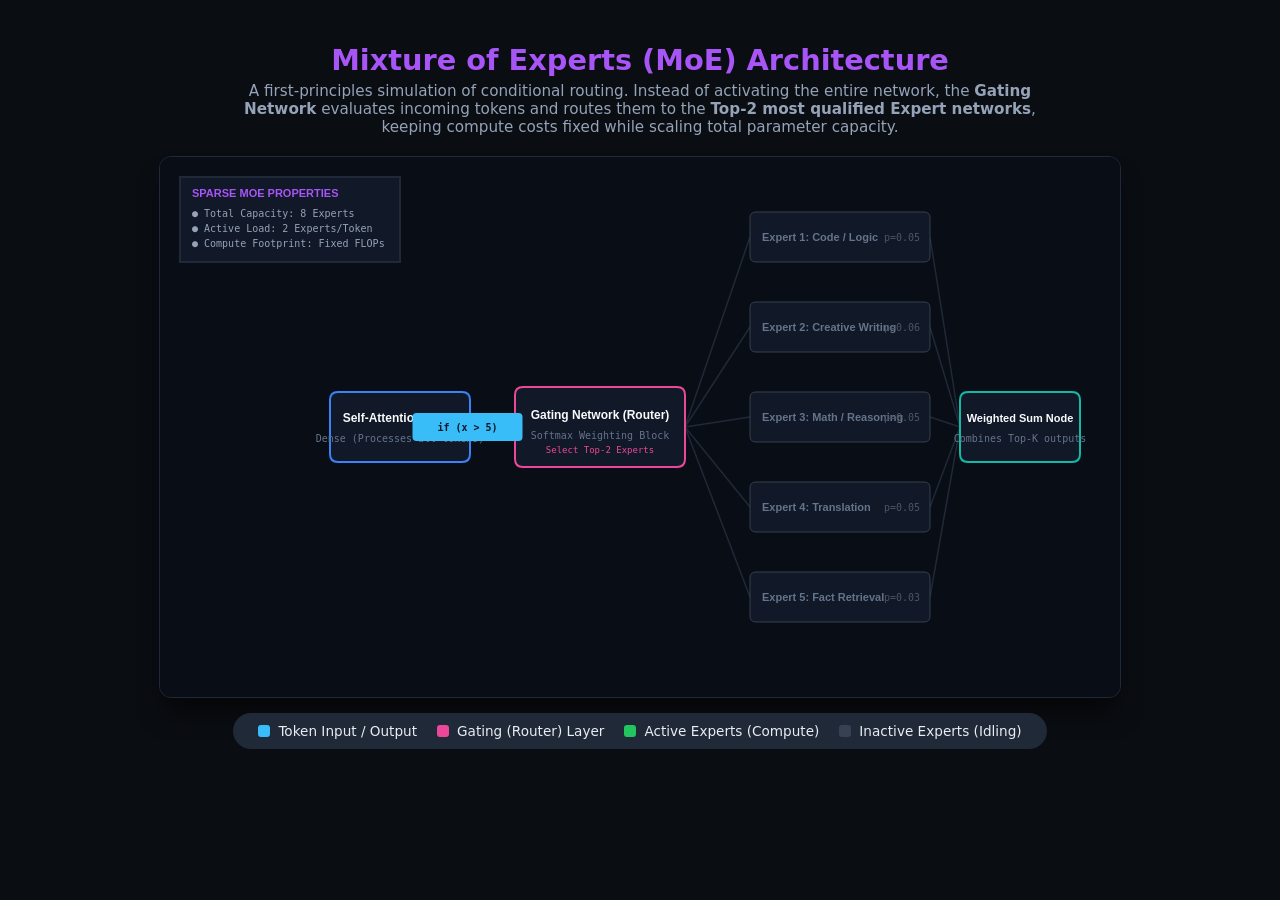
<file: learnings/moe.html>
<!DOCTYPE html>
<html lang="en">
<head>
    <meta charset="UTF-8">
    <meta name="viewport" content="width=device-width, initial-scale=1.0">
    <title>Mixture of Experts (MoE) Architecture</title>
    <style>
        body {
            margin: 0;
            padding: 24px 16px;
            background-color: #0a0d12;
            color: #e8ecf4;
            font-family: "DM Sans", system-ui, sans-serif;
            display: flex;
            flex-direction: column;
            align-items: center;
            min-height: 100%;
            overflow-x: auto;
        }
        h1 {
            margin-bottom: 5px;
            font-size: 1.8rem;
            color: #a855f7;
        }
        p {
            margin-top: 0;
            margin-bottom: 20px;
            color: #94a3b8;
            font-size: 0.95rem;
            text-align: center;
            max-width: 800px;
        }
        #canvas-container {
            background: #111827;
            border-radius: 12px;
            box-shadow: 0 20px 25px -5px rgba(0, 0, 0, 0.5);
            border: 1px solid #1f2937;
            overflow: hidden;
        }
        canvas {
            display: block;
        }
        .controls {
            margin-top: 15px;
            display: flex;
            gap: 20px;
            background: #1f2937;
            padding: 10px 25px;
            border-radius: 30px;
        }
        .legend-item {
            display: flex;
            align-items: center;
            gap: 8px;
            font-size: 0.85rem;
        }
        .legend-color {
            width: 12px;
            height: 12px;
            border-radius: 3px;
        }
    </style>
</head>
<body>

    <h1>Mixture of Experts (MoE) Architecture</h1>
    <p>A first-principles simulation of conditional routing. Instead of activating the entire network, the <strong>Gating Network</strong> evaluates incoming tokens and routes them to the <strong>Top-2 most qualified Expert networks</strong>, keeping compute costs fixed while scaling total parameter capacity.</p>

    <div id="canvas-container">
        <canvas id="moeCanvas" width="960" height="540"></canvas>
    </div>

    <div class="controls">
        <div class="legend-item">
            <div class="legend-color" style="background: #38bdf8;"></div>
            <span>Token Input / Output</span>
        </div>
        <div class="legend-item">
            <div class="legend-color" style="background: #ec4899;"></div>
            <span>Gating (Router) Layer</span>
        </div>
        <div class="legend-item">
            <div class="legend-color" style="background: #22c55e;"></div>
            <span>Active Experts (Compute)</span>
        </div>
        <div class="legend-item">
            <div class="legend-color" style="background: #374151;"></div>
            <span>Inactive Experts (Idling)</span>
        </div>
    </div>

    <script>
        const canvas = document.getElementById('moeCanvas');
        const ctx = canvas.getContext('2d');

        // Layout Parameters
        const nodes = {
            input: { x: 80, y: 270, label: "Input Token Stream" },
            attention: { x: 240, y: 270, label: "Self-Attention Block", sub: "Dense (Processes all tokens)" },
            router: { x: 440, y: 270, label: "Gating Network (Router)", sub: "Softmax Weighting Block" },
            experts: [
                { id: 1, x: 680, y: 80, label: "Expert 1: Code / Logic", type: 'inactive', val: 0.05 },
                { id: 2, x: 680, y: 170, label: "Expert 2: Creative Writing", type: 'inactive', val: 0.12 },
                { id: 3, x: 680, y: 260, label: "Expert 3: Math / Reasoning", type: 'inactive', val: 0.68 },
                { id: 4, x: 680, y: 350, label: "Expert 4: Translation", type: 'inactive', val: 0.03 },
                { id: 5, x: 680, y: 440, label: "Expert 5: Fact Retrieval", type: 'inactive', val: 0.82 }
            ],
            combine: { x: 860, y: 270, label: "Weighted Sum Node", sub: "Combines Top-K outputs" }
        };

        let tokens = [];
        let tokenIndex = 0;
        const inputTokensList = [
            { text: "if (x > 5)", targetExperts: [0, 2], colors: ["#38bdf8", "#22c55e"] },
            { text: "Once upon a time", targetExperts: [1, 4], colors: ["#ec4899", "#eab308"] },
            { text: "Solve 23x + 9 = 55", targetExperts: [2, 4], colors: ["#a855f7", "#38bdf8"] },
            { text: "Traduis en français", targetExperts: [3, 4], colors: ["#22c55e", "#ec4899"] },
            { text: "Capital of France", targetExperts: [4, 1], colors: ["#eab308", "#a855f7"] }
        ];

        // Trigger loop scheduling parameters
        let cycleTimer = 0;

        function spawnToken() {
            let current = inputTokensList[tokenIndex];
            tokens.push({
                x: nodes.input.x,
                y: nodes.input.y,
                text: current.text,
                stage: 'input', // input, attention, router, routing, expert, combining, done
                targets: current.targetExperts,
                progress: 0,
                speed: 3.5,
                expertProgress: {},
                yOffsets: []
            });
            tokenIndex = (tokenIndex + 1) % inputTokensList.length;
        }

        function drawRoundRect(x, y, w, h, r, fill, stroke, strokeWidth = 2) {
            ctx.beginPath();
            ctx.moveTo(x + r, y);
            ctx.lineTo(x + w - r, y);
            ctx.quadraticCurveTo(x + w, y, x + w, y + r);
            ctx.lineTo(x + w, y + h - r);
            ctx.quadraticCurveTo(x + w, y + h, x + w - r, y + h);
            ctx.lineTo(x + r, y + h);
            ctx.quadraticCurveTo(x, y + h, x, y + h - r);
            ctx.lineTo(x, y + r);
            ctx.quadraticCurveTo(x, y, x + r, y);
            ctx.closePath();
            ctx.fillStyle = fill;
            ctx.fill();
            if (stroke) {
                ctx.strokeStyle = stroke;
                ctx.lineWidth = strokeWidth;
                ctx.stroke();
            }
        }

        function drawPipeline(x1, y1, x2, y2, active = false, color = "#1f2937") {
            ctx.beginPath();
            ctx.moveTo(x1, y1);
            ctx.lineTo(x2, y2);
            ctx.strokeStyle = active ? color : "#1f2937";
            ctx.lineWidth = active ? 3 : 1.5;
            ctx.stroke();
        }

        function updateAndRender() {
            // Frame Clear
            ctx.fillStyle = "#090d16";
            ctx.fillRect(0, 0, canvas.width, canvas.height);

            // Periodically cycle incoming tokens
            cycleTimer++;
            if (cycleTimer % 110 === 0) {
                spawnToken();
            }

            // 1. Reset Expert Activity states dynamically
            nodes.experts.forEach(exp => {
                exp.type = 'inactive';
                exp.val = 0.02 + Math.random() * 0.05; // Base noise probabilities
            });

            // Inspect tokens to flip active rendering states for matching expert layers
            tokens.forEach(t => {
                if (t.stage === 'routing' || t.stage === 'expert') {
                    t.targets.forEach((expIdx, idx) => {
                        nodes.experts[expIdx].type = 'active';
                        nodes.experts[expIdx].val = idx === 0 ? 0.74 : 0.21; // Simulate softmax allocation probabilities
                    });
                }
            });

            // 2. Draw Wire Channels
            // Base structural conduits
            drawPipeline(nodes.input.x + 60, nodes.input.y, nodes.attention.x - 70);
            drawPipeline(nodes.attention.x + 70, nodes.attention.y, nodes.router.x - 85);

            nodes.experts.forEach(exp => {
                let isChannelActive = false;
                tokens.forEach(t => {
                    if ((t.stage === 'routing' || t.stage === 'expert') && t.targets.includes(exp.id - 1)) {
                        isChannelActive = true;
                    }
                });
                drawPipeline(nodes.router.x + 85, nodes.router.y, exp.x - 90, exp.y, isChannelActive, "#a855f7");
                drawPipeline(exp.x + 90, exp.y, nodes.combine.x - 60, nodes.combine.y, isChannelActive, "#22c55e");
            });

            // 3. Render Module Interfaces
            // Dense attention block
            drawRoundRect(nodes.attention.x - 70, nodes.attention.y - 35, 140, 70, 8, "#111827", "#3b82f6");
            ctx.fillStyle = "#f8fafc";
            ctx.font = "bold 12px sans-serif";
            ctx.textAlign = "center";
            ctx.fillText(nodes.attention.label, nodes.attention.x, nodes.attention.y - 5);
            ctx.fillStyle = "#64748b";
            ctx.font = "10px monospace";
            ctx.fillText(nodes.attention.sub, nodes.attention.x, nodes.attention.y + 15);

            // Gating/Router block
            drawRoundRect(nodes.router.x - 85, nodes.router.y - 40, 170, 80, 8, "#111827", "#ec4899");
            ctx.fillStyle = "#f8fafc";
            ctx.font = "bold 12px sans-serif";
            ctx.fillText(nodes.router.label, nodes.router.x, nodes.router.y - 8);
            ctx.fillStyle = "#64748b";
            ctx.font = "10px monospace";
            ctx.fillText(nodes.router.sub, nodes.router.x, nodes.router.y + 12);
            ctx.fillStyle = "#ec4899";
            ctx.font = "9px monospace";
            ctx.fillText("Select Top-2 Experts", nodes.router.x, nodes.router.y + 26);

            // Sparse Expert Array blocks
            nodes.experts.forEach(exp => {
                let stroke = exp.type === 'active' ? "#22c55e" : "#374151";
                let fill = exp.type === 'active' ? "#052e16" : "#111827";
                drawRoundRect(exp.x - 90, exp.y - 25, 180, 50, 6, fill, stroke, exp.type === 'active' ? 2 : 1);
                
                ctx.fillStyle = exp.type === 'active' ? "#f8fafc" : "#64748b";
                ctx.font = "bold 11px sans-serif";
                ctx.textAlign = "left";
                ctx.fillText(exp.label, exp.x - 78, exp.y + 4);

                // Probability value tags
                ctx.fillStyle = exp.type === 'active' ? "#22c55e" : "#4b5563";
                ctx.font = "10px monospace";
                ctx.textAlign = "right";
                ctx.fillText(`p=${exp.val.toFixed(2)}`, exp.x + 80, exp.y + 4);
            });

            // Combiner layer block
            ctx.textAlign = "center";
            drawRoundRect(nodes.combine.x - 60, nodes.combine.y - 35, 120, 70, 8, "#111827", "#14b8a6");
            ctx.fillStyle = "#f8fafc";
            ctx.font = "bold 11px sans-serif";
            ctx.fillText(nodes.combine.label, nodes.combine.x, nodes.combine.y - 5);
            ctx.fillStyle = "#64748b";
            ctx.font = "10px monospace";
            ctx.fillText(nodes.combine.sub, nodes.combine.x, nodes.combine.y + 15);

            // 4. Update and Animate Tokens Pipelines Flow
            for (let i = tokens.length - 1; i >= 0; i--) {
                let t = tokens[i];

                if (t.stage === 'input') {
                    t.x += t.speed;
                    if (t.x >= nodes.attention.x) {
                        t.stage = 'attention';
                    }
                } else if (t.stage === 'attention') {
                    t.x += t.speed;
                    if (t.x >= nodes.router.x) {
                        t.stage = 'router';
                    }
                } else if (t.stage === 'router') {
                    // Split single token execution stream into 2 Top-K active pathways
                    t.stage = 'routing';
                    t.progress = 0;
                } else if (t.stage === 'routing') {
                    t.progress += 0.025; // Interpolation tracking parameter
                    if (t.progress >= 1) {
                        t.stage = 'expert';
                        t.progress = 0;
                    }
                } else if (t.stage === 'expert') {
                    t.progress += 0.03;
                    if (t.progress >= 1) {
                        t.stage = 'combining';
                        t.progress = 0;
                    }
                } else if (t.stage === 'combining') {
                    t.progress += 0.025;
                    if (t.progress >= 1) {
                        t.stage = 'done';
                    }
                }

                // Render floating active tokens on canvas space
                if (t.stage !== 'done') {
                    ctx.textAlign = "center";
                    
                    if (t.stage === 'routing') {
                        // Render splitting particles cascading toward chosen experts
                        t.targets.forEach(expIdx => {
                            let exp = nodes.experts[expIdx];
                            let px = nodes.router.x + (exp.x - 90 - nodes.router.x) * t.progress;
                            let py = nodes.router.y + (exp.y - nodes.router.y) * t.progress;
                            
                            drawRoundRect(px - 45, py - 12, 90, 24, 4, "#a855f7", null);
                            ctx.fillStyle = "#f8fafc";
                            ctx.font = "bold 9px monospace";
                            ctx.fillText(t.text, px, py + 4);
                        });
                    } else if (t.stage === 'expert') {
                        // Render items localized processing inside target expert slots
                        t.targets.forEach(expIdx => {
                            let exp = nodes.experts[expIdx];
                            let px = (exp.x - 90) + (180 * t.progress);
                            let py = exp.y;

                            ctx.shadowColor = "#22c55e";
                            ctx.shadowBlur = 6;
                            ctx.fillStyle = "#22c55e";
                            ctx.fillRect(px - 3, py - 20, 6, 40);
                            ctx.shadowBlur = 0;
                        });
                    } else if (t.stage === 'combining') {
                        // Render processed expert states joining down into unified weighted sum block
                        t.targets.forEach(expIdx => {
                            let exp = nodes.experts[expIdx];
                            let px = (exp.x + 90) + (nodes.combine.x - 60 - (exp.x + 90)) * t.progress;
                            let py = exp.y + (nodes.combine.y - exp.y) * t.progress;

                            drawRoundRect(px - 45, py - 12, 90, 24, 4, "#22c55e", null);
                            ctx.fillStyle = "#f8fafc";
                            ctx.font = "bold 9px monospace";
                            ctx.fillText(t.text, px, py + 4);
                        });
                    } else {
                        // Regular single-node scalar values pipeline translation
                        drawRoundRect(t.x - 55, t.y - 14, 110, 28, 4, "#38bdf8", null);
                        ctx.fillStyle = "#0f172a";
                        ctx.font = "bold 10px monospace";
                        ctx.fillText(t.text, t.x, t.y + 4);
                    }
                } else {
                    // Splice finished components out of tracking registers
                    tokens.splice(i, 1);
                }
            }

            // 5. General Info Overlay Panels
            ctx.fillStyle = "#111827";
            ctx.fillRect(20, 20, 220, 85);
            ctx.strokeStyle = "#1f2937";
            ctx.strokeRect(20, 20, 220, 85);

            ctx.textAlign = "left";
            ctx.fillStyle = "#a855f7";
            ctx.font = "bold 11px sans-serif";
            ctx.fillText("SPARSE MOE PROPERTIES", 32, 40);
            
            ctx.fillStyle = "#94a3b8";
            ctx.font = "10px monospace";
            ctx.fillText("● Total Capacity: 8 Experts", 32, 60);
            ctx.fillText("● Active Load: 2 Experts/Token", 32, 75);
            ctx.fillText("● Compute Footprint: Fixed FLOPs", 32, 90);

            requestAnimationFrame(updateAndRender);
        }

        // Initialize First Flow Object Trigger
        spawnToken();
        updateAndRender();
    </script>
</body>
</html>
</file>
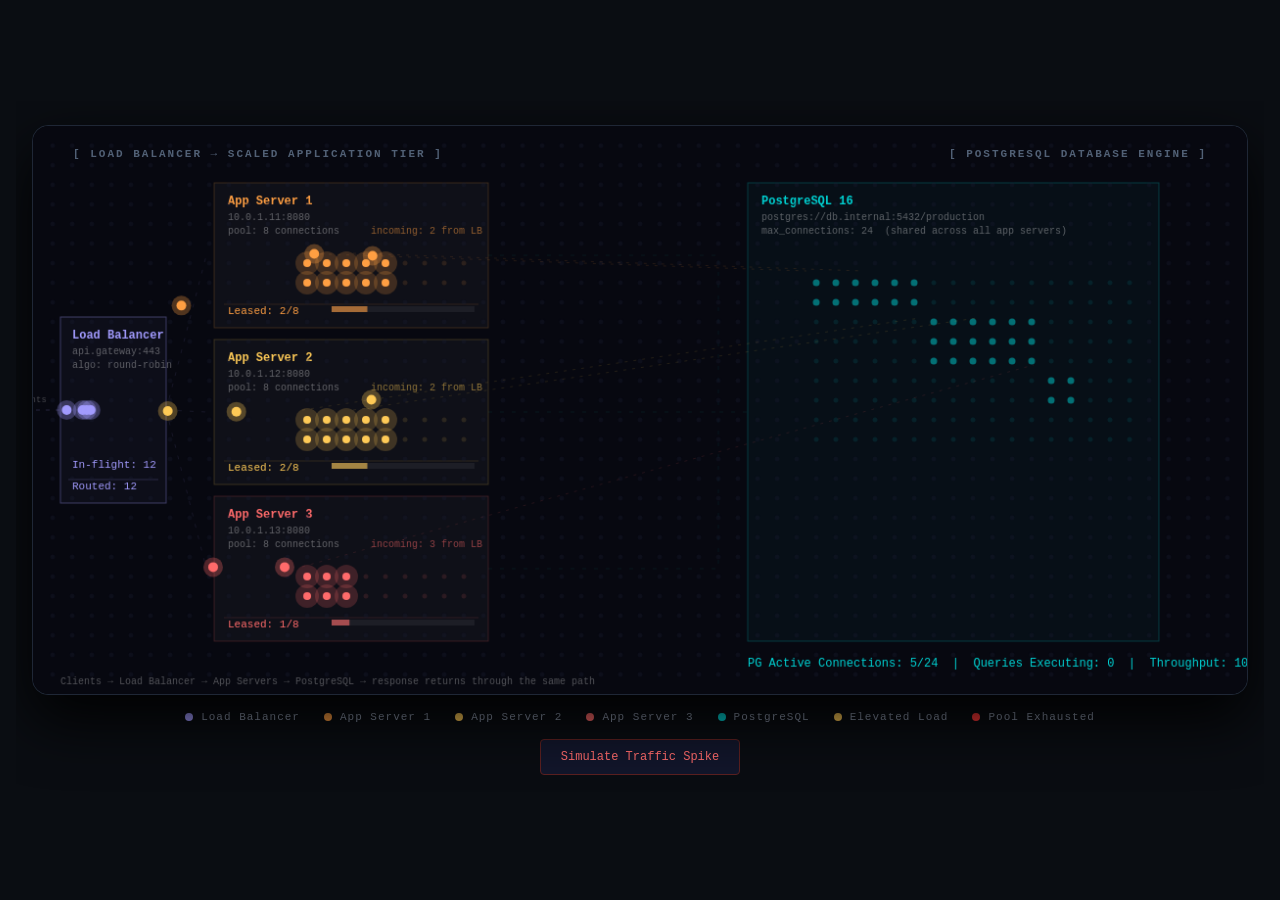
<file: learnings/pg-connection-pool.html>
<!DOCTYPE html>
<html lang="en">
<head>
    <meta charset="UTF-8">
    <meta name="viewport" content="width=device-width, initial-scale=1.0">
    <title>PostgreSQL Connection Pool</title>
    <style>
        * { margin: 0; padding: 0; box-sizing: border-box; }
        body, html {
            width: 100%; min-height: 100%;
            background-color: #0a0d12;
            display: flex; flex-direction: column; justify-content: center; align-items: center;
            font-family: "JetBrains Mono", "Courier New", Courier, monospace;
            color: #8b95a8;
            padding: 24px 16px;
            overflow-x: auto;
        }
        #canvas-container {
            position: relative;
            box-shadow: 0 25px 60px rgba(0, 0, 0, 0.9);
            border-radius: 16px;
            border: 1px solid #1f2736;
            max-width: 100%;
        }
        canvas { display: block; background: #070810; border-radius: 16px; max-width: 100%; height: auto; }
        .panel-header {
            position: absolute; color: #516075; font-size: 11px;
            font-weight: bold; letter-spacing: 2px; text-transform: uppercase;
        }
        .legend {
            margin-top: 16px; display: flex; gap: 24px; font-size: 11px;
            letter-spacing: 1px; flex-wrap: wrap; justify-content: center;
        }
        .legend-item { display: flex; align-items: center; gap: 8px; }
        .legend-dot { width: 8px; height: 8px; border-radius: 50%; }
        .controls-panel {
            margin-top: 16px; display: flex; gap: 12px; flex-wrap: wrap; justify-content: center;
        }
        .action-btn {
            padding: 10px 20px; background: #12162b; border: 1px solid #2a315c;
            color: #8f9bb3; border-radius: 4px; cursor: pointer; font-family: inherit; font-size: 12px;
        }
        .action-btn:hover { background: #1a1f3d; color: #fff; }
        .action-btn.danger { border-color: #5c2020; color: #ff6b6b; }
        .action-btn.danger:hover { background: #2a1010; color: #ff3838; }
        .action-btn.safe { border-color: #1a4a3a; color: #00d2d3; }
        .action-btn.safe:hover { background: #0a2a22; color: #7efff5; }
    </style>
</head>
<body>

    <div id="canvas-container">
        <canvas id="pingPongCanvas"></canvas>
        <div class="panel-header" style="top: 22px; left: 40px;">[ Load Balancer → Scaled Application Tier ]</div>
        <div class="panel-header" style="top: 22px; right: 40px;">[ PostgreSQL Database Engine ]</div>
    </div>
    <div class="legend">
        <div class="legend-item"><span class="legend-dot" style="background:#a29bfe"></span> Load Balancer</div>
        <div class="legend-item"><span class="legend-dot" style="background:#ff9f43"></span> App Server 1</div>
        <div class="legend-item"><span class="legend-dot" style="background:#feca57"></span> App Server 2</div>
        <div class="legend-item"><span class="legend-dot" style="background:#ff6b6b"></span> App Server 3</div>
        <div class="legend-item"><span class="legend-dot" style="background:#00d2d3"></span> PostgreSQL</div>
        <div class="legend-item"><span class="legend-dot" style="background:#feca57"></span> Elevated Load</div>
        <div class="legend-item"><span class="legend-dot" style="background:#ff3838"></span> Pool Exhausted</div>
    </div>
    <div class="controls-panel">
        <button class="action-btn danger" onclick="triggerTrafficSpike()">Simulate Traffic Spike</button>
    </div>

    <script>
        const canvas = document.getElementById('pingPongCanvas');
        const context = canvas.getContext('2d');

        const WIDTH = 1240;
        const HEIGHT = 580;
        canvas.width = WIDTH;
        canvas.height = HEIGHT;

        const spacing = 20;
        const dotRadius = 2.5;

        const NUM_SERVERS = 3;
        const POOL_PER_SERVER = 8;
        const PG_POOL_SIZE = NUM_SERVERS * POOL_PER_SERVER;

        const LB_COLOR = '#a29bfe';
        const LB_GLOW  = 'rgba(162, 155, 254, ';
        const SERVER_COLORS = ['#ff9f43', '#feca57', '#ff6b6b'];
        const SERVER_GLOW   = ['rgba(255, 159, 67, ', 'rgba(254, 202, 87, ', 'rgba(255, 107, 107, '];
        const PG_COLOR = '#00d2d3';
        const PG_GLOW  = 'rgba(0, 210, 211, ';
        const FAIL_COLOR = '#ff3838';
        const FAIL_GLOW  = 'rgba(255, 56, 56, ';
        const WARN_COLOR = '#feca57';
        const RECOVER_COLOR = '#00d2d3';

        const THRESHOLDS = { DEGRADED: 0.65, CRITICAL: 0.88 };
        const SPIKE_DURATION = 260;

        const LB_BOX = { x: 28, y: 195, w: 108, h: 190, label: 'Load Balancer', host: 'api.gateway:443' };

        const SERVERS = [
            { id: 0, label: 'App Server 1', host: '10.0.1.11:8080', box: { x: 185, y: 58,  w: 280, h: 148 } },
            { id: 1, label: 'App Server 2', host: '10.0.1.12:8080', box: { x: 185, y: 218, w: 280, h: 148 } },
            { id: 2, label: 'App Server 3', host: '10.0.1.13:8080', box: { x: 185, y: 378, w: 280, h: 148 } },
        ];

        const PG_BOX = { x: 730, y: 58, w: 420, h: 468 };

        const serverPoolStates = SERVERS.map(() => new Array(POOL_PER_SERVER).fill(0));
        const pgPoolStates = new Array(PG_POOL_SIZE).fill(0);
        const inflightSlots = new Set();
        const networkPackets = [];
        const lbQueue = [];

        let roundRobinIdx = 0;
        let lbTotalRouted = 0;
        let lbActiveRoutes = 0;
        let lbDropped = 0;
        let frameCount = 0;
        let trafficSpikeActive = false;
        let spikeFramesRemaining = 0;
        let recovering = false;
        let perfMultiplier = 1;
        let systemState = 'HEALTHY';
        let avgLatencyMs = 42;
        let p99LatencyMs = 68;

        function slotKey(serverId, localSlot) {
            return `${serverId}:${localSlot}`;
        }

        function globalSlotIndex(serverId, localSlot) {
            return serverId * POOL_PER_SERVER + localSlot;
        }

        function getPoolUtilization() {
            const leased = serverPoolStates.flat().filter(s => s > 0).length + inflightSlots.size;
            return leased / PG_POOL_SIZE;
        }

        function tickSpikeAndRecovery() {
            if (trafficSpikeActive) {
                spikeFramesRemaining--;
                if (spikeFramesRemaining <= 0) {
                    trafficSpikeActive = false;
                    recovering = true;
                }
            }
            if (recovering) {
                const util = getPoolUtilization();
                if (util < 0.45 && lbQueue.length === 0 && avgLatencyMs < 90) {
                    recovering = false;
                }
            }
        }

        function updateSystemState() {
            tickSpikeAndRecovery();
            const util = getPoolUtilization();
            const queuePressure = lbQueue.length / 6;

            if (recovering) {
                systemState = 'RECOVERING';
            } else if (util >= THRESHOLDS.CRITICAL || queuePressure >= 1) {
                systemState = 'CRITICAL';
            } else if (util >= THRESHOLDS.DEGRADED || queuePressure >= 0.35) {
                systemState = 'DEGRADED';
            } else {
                systemState = 'HEALTHY';
            }

            const pressure = Math.min(1, Math.max(util, lbQueue.length / 8));
            if (recovering) {
                perfMultiplier = 0.6 + (1 - pressure) * 0.4;
            } else if (systemState === 'CRITICAL') {
                perfMultiplier = 0.4 + (1 - pressure) * 0.2;
            } else if (systemState === 'DEGRADED') {
                perfMultiplier = 0.7 + (1 - pressure) * 0.2;
            } else {
                perfMultiplier = 1;
            }

            const targetAvg = recovering ? 55 + util * 80
                : systemState === 'CRITICAL' ? 320 + lbQueue.length * 25
                : systemState === 'DEGRADED' ? 95 + util * 180
                : 42;
            const decay = recovering ? 0.08 : 0.04;
            avgLatencyMs += (targetAvg - avgLatencyMs) * decay;
            p99LatencyMs += ((targetAvg * 1.8) - p99LatencyMs) * decay;
        }

        function isBlinkOn() {
            return Math.floor(frameCount / 18) % 2 === 0;
        }

        function getLatencyMultiplier() {
            const util = getPoolUtilization();
            return 1 + util * 2.5 + (trafficSpikeActive ? 1.5 : 0) + lbQueue.length * 0.08;
        }

        function getLbIngress() {
            return { x: LB_BOX.x - 14, y: LB_BOX.y + LB_BOX.h / 2 };
        }

        function getLbCenter() {
            return { x: LB_BOX.x + LB_BOX.w / 2, y: LB_BOX.y + LB_BOX.h / 2 };
        }

        function getAppIngress(serverId) {
            const box = SERVERS[serverId].box;
            return { x: box.x, y: box.y + box.h / 2 };
        }

        function getAppSlotCoords(serverId, localIndex) {
            const box = SERVERS[serverId].box;
            const col = localIndex % 4;
            const row = Math.floor(localIndex / 4);
            return {
                x: box.x + 90 + col * 52,
                y: box.y + 72 + row * 38,
            };
        }

        function getPgSlotCoords(globalIndex) {
            const col = globalIndex % 6;
            const row = Math.floor(globalIndex / 6);
            return {
                x: PG_BOX.x + 60 + col * 58,
                y: PG_BOX.y + 90 + row * 48,
            };
        }

        function triggerTrafficSpike() {
            if (trafficSpikeActive || recovering) return;
            trafficSpikeActive = true;
            spikeFramesRemaining = SPIKE_DURATION;
            recovering = false;
            for (let i = 0; i < 4; i++) attemptSpawn(true);
        }

        class NetworkPacket {
            constructor(serverId, localSlot) {
                this.serverId = serverId;
                this.localSlot = localSlot;
                this.globalSlot = globalSlotIndex(serverId, localSlot);
                this.key = slotKey(serverId, localSlot);

                this.appCoords = getAppSlotCoords(serverId, localSlot);
                this.pgCoords = getPgSlotCoords(this.globalSlot);
                this.lbIngress = getLbIngress();
                this.lbCenter = getLbCenter();
                this.appIngress = getAppIngress(serverId);

                this.x = this.lbIngress.x;
                this.y = this.lbIngress.y;
                this.progress = 0;
                this.speed = 0.06;
                this.phase = 'INGRESS';
                this.dbTimer = Math.floor((Math.random() * 35 + 18) * getLatencyMultiplier());
                this.dbAccum = 0;
                this._from = { ...this.lbIngress };
                this._to = { ...this.lbCenter };

                inflightSlots.add(this.key);
                lbActiveRoutes++;
            }

            get color() {
                if (this.phase === 'INGRESS' || this.phase === 'EGRESS') return LB_COLOR;
                if (this.phase === 'ROUTE' || this.phase === 'RETURN_ROUTE') return SERVER_COLORS[this.serverId];
                if (this.phase === 'PONG' || this.phase === 'RETURN') return PG_COLOR;
                return SERVER_COLORS[this.serverId];
            }

            get glow() {
                if (this.phase === 'INGRESS' || this.phase === 'EGRESS') return LB_GLOW;
                if (this.phase === 'PONG' || this.phase === 'RETURN') return PG_GLOW;
                return SERVER_GLOW[this.serverId];
            }

            _lerpSegment() {
                this.progress += this.speed * perfMultiplier;
                this.x = this._from.x + (this._to.x - this._from.x) * this.progress;
                this.y = this._from.y + (this._to.y - this._from.y) * this.progress;
                return this.progress >= 1;
            }

            _setSegment(from, to, phase, speed) {
                this._from = { ...from };
                this._to = { ...to };
                this.progress = 0;
                this.phase = phase;
                if (speed !== undefined) this.speed = speed;
            }

            _leasePool() {
                serverPoolStates[this.serverId][this.localSlot] = 1;
                pgPoolStates[this.globalSlot] = 1;
            }

            update() {
                if (this.phase === 'INGRESS') {
                    if (this._lerpSegment()) {
                        this._setSegment(this.lbCenter, this.appIngress, 'ROUTE', 0.045);
                    }
                } else if (this.phase === 'ROUTE') {
                    if (this._lerpSegment()) {
                        this._leasePool();
                        inflightSlots.delete(this.key);
                        this._setSegment(this.appIngress, this.appCoords, 'POOL', 0.08);
                    }
                } else if (this.phase === 'POOL') {
                    if (this._lerpSegment()) {
                        this._setSegment(this.appCoords, this.pgCoords, 'PING', 0.04 + Math.random() * 0.02);
                    }
                } else if (this.phase === 'PING') {
                    if (this._lerpSegment()) {
                        this.phase = 'DB_PROCESSING';
                        serverPoolStates[this.serverId][this.localSlot] = 2;
                        pgPoolStates[this.globalSlot] = 2;
                    }
                } else if (this.phase === 'DB_PROCESSING') {
                    this.dbAccum += perfMultiplier;
                    while (this.dbAccum >= 1) {
                        this.dbTimer--;
                        this.dbAccum -= 1;
                    }
                    if (this.dbTimer <= 0) {
                        this.phase = 'PONG';
                        this.progress = 0;
                        serverPoolStates[this.serverId][this.localSlot] = 3;
                        pgPoolStates[this.globalSlot] = 3;
                        this._setSegment(this.pgCoords, this.appCoords, 'PONG', 0.04 + Math.random() * 0.02);
                    }
                } else if (this.phase === 'PONG') {
                    if (this._lerpSegment()) {
                        this._setSegment(this.appCoords, this.appIngress, 'RETURN', 0.05);
                    }
                } else if (this.phase === 'RETURN') {
                    if (this._lerpSegment()) {
                        this._setSegment(this.appIngress, this.lbCenter, 'RETURN_ROUTE', 0.045);
                    }
                } else if (this.phase === 'RETURN_ROUTE') {
                    if (this._lerpSegment()) {
                        this._setSegment(this.lbCenter, this.lbIngress, 'EGRESS', 0.06);
                    }
                } else if (this.phase === 'EGRESS') {
                    if (this._lerpSegment()) {
                        serverPoolStates[this.serverId][this.localSlot] = 0;
                        pgPoolStates[this.globalSlot] = 0;
                        lbActiveRoutes--;
                        return false;
                    }
                }
                return true;
            }

            draw() {
                if (this.phase === 'DB_PROCESSING') return;

                context.beginPath();
                context.arc(this.x, this.y, 5, 0, Math.PI * 2);
                context.fillStyle = this.color;
                context.fill();

                context.beginPath();
                context.arc(this.x, this.y, 10, 0, Math.PI * 2);
                context.fillStyle = `${this.glow}0.3)`;
                context.fill();
            }
        }

        function updateLbQueue() {
            const ingress = getLbIngress();
            for (let i = lbQueue.length - 1; i >= 0; i--) {
                const req = lbQueue[i];
                req.wait++;
                req.x += 0.15 * perfMultiplier;
                req.y = ingress.y + Math.sin(req.wait * 0.08 + i) * 4;

                if (req.wait >= req.maxWait) {
                    lbQueue.splice(i, 1);
                    lbDropped++;
                    continue;
                }

                const pick = pickServerAndSlot();
                if (pick) {
                    lbQueue.splice(i, 1);
                    lbTotalRouted++;
                    networkPackets.push(new NetworkPacket(pick.serverId, pick.localSlot));
                }
            }
        }

        function drawLbQueue() {
            lbQueue.forEach((req, i) => {
                const blink = isBlinkOn();
                const x = Math.min(req.x, getLbCenter().x - 10);
                context.beginPath();
                context.arc(x, req.y - i * 3, blink ? 5 : 4, 0, Math.PI * 2);
                context.fillStyle = blink ? FAIL_COLOR : 'rgba(255, 56, 56, 0.45)';
                context.fill();
                if (blink) {
                    context.beginPath();
                    context.arc(x, req.y - i * 3, 12, 0, Math.PI * 2);
                    context.fillStyle = 'rgba(255, 56, 56, 0.2)';
                    context.fill();
                }
            });
        }

        function drawAlertBanner() {
            if (systemState === 'HEALTHY') return;

            let label, color, metrics;
            if (systemState === 'RECOVERING') {
                label = '↻ RECOVERING — spike ended · draining pools · latency normalizing';
                color = RECOVER_COLOR;
                metrics = `avg latency: ${Math.round(avgLatencyMs)}ms  ·  throughput: ${(perfMultiplier * 100).toFixed(0)}%  ·  in-flight: ${networkPackets.length}`;
            } else if (systemState === 'CRITICAL') {
                const blink = isBlinkOn();
                label = '⚠ POOL EXHAUSTED — high latency · requests queuing';
                color = blink ? FAIL_COLOR : 'rgba(255, 80, 80, 0.7)';
                metrics = `avg: ${Math.round(avgLatencyMs)}ms  ·  queued: ${lbQueue.length}  ·  dropped: ${lbDropped}`;
            } else {
                label = '⚠ ELEVATED LOAD — slower response times';
                color = WARN_COLOR;
                metrics = `avg latency: ${Math.round(avgLatencyMs)}ms  ·  pool use: ${(getPoolUtilization() * 100).toFixed(0)}%`;
            }

            context.font = 'bold 11px Courier New';
            context.fillStyle = color;
            context.fillText(label, WIDTH / 2 - context.measureText(label).width / 2, 18);

            context.font = '10px Courier New';
            context.fillStyle = systemState === 'RECOVERING' ? 'rgba(0, 210, 211, 0.7)' : 'rgba(255, 255, 255, 0.4)';
            context.fillText(metrics, WIDTH / 2 - context.measureText(metrics).width / 2, 34);
        }

        function drawLoadBalancer() {
            const { x, y, w, h, label, host } = LB_BOX;
            const borderColor = systemState === 'CRITICAL' && isBlinkOn() ? FAIL_COLOR
                : systemState === 'RECOVERING' ? 'rgba(0, 210, 211, 0.4)'
                : systemState === 'DEGRADED' ? 'rgba(254, 202, 87, 0.35)'
                : 'rgba(162, 155, 254, 0.35)';

            context.strokeStyle = borderColor;
            context.lineWidth = 1;
            context.strokeRect(x, y, w, h);
            context.fillStyle = 'rgba(162, 155, 254, 0.04)';
            context.fillRect(x, y, w, h);

            context.font = 'bold 12px Courier New';
            context.fillStyle = LB_COLOR;
            context.fillText(label, x + 12, y + 22);

            context.font = '10px Courier New';
            context.fillStyle = 'rgba(255, 255, 255, 0.35)';
            context.fillText(host, x + 12, y + 38);
            context.fillText('algo: round-robin', x + 12, y + 52);

            const statsY = y + h - 14;
            context.strokeStyle = 'rgba(162, 155, 254, 0.2)';
            context.beginPath();
            context.moveTo(x + 8, statsY - 10);
            context.lineTo(x + w - 8, statsY - 10);
            context.stroke();

            context.font = '11px Courier New';
            context.fillStyle = LB_COLOR;
            context.fillText(`Routed: ${lbTotalRouted}`, x + 12, statsY);
            context.fillText(`In-flight: ${lbActiveRoutes}`, x + 12, statsY - 22);
            if (lbQueue.length > 0) {
                context.fillStyle = systemState === 'CRITICAL' && isBlinkOn() ? FAIL_COLOR : WARN_COLOR;
                context.fillText(`Queue: ${lbQueue.length}`, x + 12, statsY - 44);
            }

            const midY = y + h / 2;
            context.beginPath();
            context.strokeStyle = trafficSpikeActive ? 'rgba(254, 202, 87, 0.35)' : 'rgba(162, 155, 254, 0.2)';
            context.lineWidth = 1;
            context.setLineDash([4, 6]);
            context.moveTo(x - 55, midY);
            context.lineTo(x, midY);
            context.stroke();
            context.setLineDash([]);
            context.font = '9px Courier New';
            context.fillStyle = trafficSpikeActive ? WARN_COLOR : 'rgba(255, 255, 255, 0.25)';
            const clientLabel = trafficSpikeActive
                ? `Spike ${Math.ceil(spikeFramesRemaining / 60)}s`
                : recovering ? 'Recovering' : 'Clients';
            context.fillText(clientLabel, x - 52, midY - 8);

            const lbOutX = x + w;
            const lbCenter = getLbCenter();
            context.beginPath();
            context.strokeStyle = 'rgba(162, 155, 254, 0.1)';
            context.lineWidth = 1;
            context.setLineDash([4, 8]);
            SERVERS.forEach(s => {
                const targetY = s.box.y + s.box.h / 2;
                context.moveTo(lbOutX, lbCenter.y);
                context.lineTo(s.box.x - 8, targetY);
            });
            context.stroke();
            context.setLineDash([]);
        }

        function drawServerBox(server) {
            const { box, label, host, id } = server;
            const color = SERVER_COLORS[id];
            const saturated = serverPoolStates[id].filter(s => s > 0).length >= POOL_PER_SERVER;
            const active = serverPoolStates[id].filter(s => s > 0).length;
            const pending = [...inflightSlots].filter(k => k.startsWith(`${id}:`)).length;
            const leasedLabel = `Leased: ${active}/${POOL_PER_SERVER}`;
            const showFail = systemState === 'CRITICAL' && saturated;

            context.strokeStyle = showFail && isBlinkOn() ? FAIL_COLOR : `${color}33`;
            context.lineWidth = 1;
            context.strokeRect(box.x, box.y, box.w, box.h);
            context.fillStyle = 'rgba(255, 255, 255, 0.03)';
            context.fillRect(box.x, box.y, box.w, box.h);

            context.font = 'bold 12px Courier New';
            context.fillStyle = color;
            context.fillText(label, box.x + 14, box.y + 22);

            context.font = '10px Courier New';
            context.fillStyle = 'rgba(255, 255, 255, 0.35)';
            context.fillText(host, box.x + 14, box.y + 38);
            context.fillText(`pool: ${POOL_PER_SERVER} connections`, box.x + 14, box.y + 52);
            if (saturated && systemState === 'CRITICAL') {
                context.fillStyle = isBlinkOn() ? FAIL_COLOR : 'rgba(255, 100, 100, 0.7)';
                context.fillText('POOL FULL', box.x + 200, box.y + 38);
            }
            if (pending > 0) {
                context.fillStyle = `${color}88`;
                context.fillText(`incoming: ${pending} from LB`, box.x + 160, box.y + 52);
            }

            const statsY = box.y + box.h - 14;
            context.strokeStyle = `${color}22`;
            context.beginPath();
            context.moveTo(box.x + 10, statsY - 10);
            context.lineTo(box.x + box.w - 10, statsY - 10);
            context.stroke();

            context.font = '11px Courier New';
            context.fillStyle = color;
            context.fillText(leasedLabel, box.x + 14, statsY);

            const barX = box.x + 120;
            const barW = box.w - 134;
            const fillW = (active / POOL_PER_SERVER) * barW;
            context.fillStyle = 'rgba(255, 255, 255, 0.06)';
            context.fillRect(barX, statsY - 8, barW, 6);
            if (fillW > 0) {
                context.fillStyle = saturated && systemState === 'CRITICAL' ? `${FAIL_COLOR}99` : `${color}99`;
                context.fillRect(barX, statsY - 8, fillW, 6);
            }
        }

        function drawPgBox() {
            const { x, y, w, h } = PG_BOX;
            const util = getPoolUtilization();
            const stressed = systemState === 'CRITICAL' && util >= THRESHOLDS.CRITICAL;

            context.strokeStyle = stressed && isBlinkOn() ? FAIL_COLOR
                : systemState === 'RECOVERING' ? 'rgba(0, 210, 211, 0.35)'
                : 'rgba(0, 210, 211, 0.25)';
            context.lineWidth = 1;
            context.strokeRect(x, y, w, h);
            context.fillStyle = 'rgba(0, 210, 211, 0.03)';
            context.fillRect(x, y, w, h);

            context.font = 'bold 12px Courier New';
            context.fillStyle = PG_COLOR;
            context.fillText('PostgreSQL 16', x + 14, y + 22);

            context.font = '10px Courier New';
            context.fillStyle = 'rgba(255, 255, 255, 0.35)';
            context.fillText('postgres://db.internal:5432/production', x + 14, y + 38);
            context.fillText(`max_connections: ${PG_POOL_SIZE}  (shared across all app servers)`, x + 14, y + 52);
            if (stressed) {
                context.fillStyle = 'rgba(255, 100, 100, 0.7)';
                context.fillText('query backlog building', x + 14, y + 66);
            } else if (systemState === 'RECOVERING') {
                context.fillStyle = 'rgba(0, 210, 211, 0.6)';
                context.fillText('draining backlog · latency falling', x + 14, y + 66);
            }

            const hubX = PG_BOX.x - 30;
            const hubY = PG_BOX.y + PG_BOX.h / 2;
            context.beginPath();
            context.strokeStyle = 'rgba(0, 210, 211, 0.08)';
            context.lineWidth = 1;
            context.setLineDash([4, 8]);
            SERVERS.forEach(s => {
                const midY = s.box.y + s.box.h / 2;
                context.moveTo(s.box.x + s.box.w, midY);
                context.lineTo(hubX, midY);
                context.lineTo(hubX, hubY);
            });
            context.lineTo(PG_BOX.x, hubY);
            context.stroke();
            context.setLineDash([]);
        }

        function drawMatrixDots() {
            const critical = systemState === 'CRITICAL';
            const blink = isBlinkOn();

            for (let x = spacing; x < WIDTH; x += spacing) {
                for (let y = spacing; y < HEIGHT; y += spacing) {
                    let dotColor = 'rgba(26, 30, 50, 0.35)';
                    let radius = dotRadius;
                    let glow = 0;
                    let glowColor = '';

                    for (let s = 0; s < NUM_SERVERS; s++) {
                        const box = SERVERS[s].box;
                        if (x >= box.x + 70 && x <= box.x + box.w - 20 &&
                            y >= box.y + 60 && y <= box.y + box.h - 30) {
                            const col = Math.floor((x - (box.x + 90)) / 52);
                            const row = Math.floor((y - (box.y + 72)) / 38);
                            if (col >= 0 && col < 4 && row >= 0 && row < 2) {
                                const idx = col + row * 4;
                                const state = serverPoolStates[s][idx];
                                const baseColor = SERVER_COLORS[s];
                                if (state > 0) {
                                    dotColor = critical && blink ? FAIL_COLOR : baseColor;
                                    glowColor = critical ? FAIL_GLOW : SERVER_GLOW[s];
                                    radius = dotRadius + 1.5;
                                    glow = 0.2;
                                } else {
                                    dotColor = `${baseColor}1f`;
                                }
                            }
                        }
                    }

                    if (x >= PG_BOX.x + 40 && x <= PG_BOX.x + PG_BOX.w - 30 &&
                        y >= PG_BOX.y + 78 && y <= PG_BOX.y + PG_BOX.h - 40) {
                        const col = Math.floor((x - (PG_BOX.x + 60)) / 58);
                        const row = Math.floor((y - (PG_BOX.y + 90)) / 48);
                        if (col >= 0 && col < 6 && row >= 0 && row < 4) {
                            const idx = col + row * 6;
                            if (idx < PG_POOL_SIZE) {
                                const state = pgPoolStates[idx];
                                if (state === 2) {
                                    dotColor = critical && blink ? FAIL_COLOR : PG_COLOR;
                                    radius = dotRadius + 2;
                                    glow = 0.4;
                                    glowColor = critical ? FAIL_GLOW : PG_GLOW;
                                } else if (state > 0) {
                                    dotColor = 'rgba(0, 210, 211, 0.5)';
                                    radius = dotRadius + 1;
                                } else {
                                    dotColor = 'rgba(0, 210, 211, 0.1)';
                                }
                            }
                        }
                    }

                    if (glow > 0) {
                        context.beginPath();
                        context.arc(x, y, 12, 0, Math.PI * 2);
                        context.fillStyle = `${glowColor}${glow})`;
                        context.fill();
                    }

                    context.beginPath();
                    context.arc(x, y, radius, 0, Math.PI * 2);
                    context.fillStyle = dotColor;
                    context.fill();
                }
            }
        }

        function drawActiveWires() {
            pgPoolStates.forEach((state, globalIdx) => {
                if (state === 0) return;
                const serverId = Math.floor(globalIdx / POOL_PER_SERVER);
                const localSlot = globalIdx % POOL_PER_SERVER;
                const app = getAppSlotCoords(serverId, localSlot);
                const pg = getPgSlotCoords(globalIdx);

                context.beginPath();
                context.strokeStyle = state === 3
                    ? 'rgba(0, 210, 211, 0.12)'
                    : `${SERVER_GLOW[serverId]}0.12)`;
                context.lineWidth = 1;
                context.setLineDash([3, 6]);
                context.moveTo(app.x, app.y);
                context.lineTo(pg.x, pg.y);
                context.stroke();
                context.setLineDash([]);
            });
        }

        function pickServerAndSlot() {
            for (let i = 0; i < NUM_SERVERS; i++) {
                const sid = (roundRobinIdx + i) % NUM_SERVERS;
                for (let slot = 0; slot < POOL_PER_SERVER; slot++) {
                    const key = slotKey(sid, slot);
                    if (serverPoolStates[sid][slot] === 0 && !inflightSlots.has(key)) {
                        roundRobinIdx = (sid + 1) % NUM_SERVERS;
                        return { serverId: sid, localSlot: slot };
                    }
                }
            }
            return null;
        }

        function attemptSpawn(force) {
            if (recovering && !force) return;
            const rate = trafficSpikeActive ? 0.22 : 0.10;
            if (!force && Math.random() >= rate) return;

            const pick = pickServerAndSlot();
            if (!pick) {
                if (lbQueue.length >= 6) return;
                const ingress = getLbIngress();
                lbQueue.push({
                    x: ingress.x - 20 - lbQueue.length * 6,
                    y: ingress.y,
                    wait: 0,
                    maxWait: 100 + Math.floor(Math.random() * 60),
                });
                return;
            }
            lbTotalRouted++;
            networkPackets.push(new NetworkPacket(pick.serverId, pick.localSlot));
        }

        function drawStats() {
            const y = HEIGHT - 28;
            const totalActive = pgPoolStates.filter(s => s > 0).length;
            const executing = pgPoolStates.filter(s => s === 2).length;

            context.font = '12px Courier New';
            context.fillStyle = systemState === 'RECOVERING' ? RECOVER_COLOR
                : systemState === 'CRITICAL' ? FAIL_COLOR : PG_COLOR;
            context.fillText(
                `PG Active Connections: ${totalActive}/${PG_POOL_SIZE}  |  Queries Executing: ${executing}  |  Throughput: ${(perfMultiplier * 100).toFixed(0)}%`,
                PG_BOX.x, y
            );

            context.font = '10px Courier New';
            context.fillStyle = 'rgba(255, 255, 255, 0.3)';
            const statusLine = systemState === 'HEALTHY'
                ? 'Clients → Load Balancer → App Servers → PostgreSQL → response returns through the same path'
                : systemState === 'RECOVERING'
                ? 'Spike subsided — in-flight requests completing, pools freeing up, latency returning to normal'
                : systemState === 'CRITICAL'
                ? 'Pools near capacity — packets moving slower, some requests waiting at the load balancer'
                : 'Elevated traffic — response times increasing';
            context.fillText(statusLine, 28, HEIGHT - 10);
        }

        function drawScene() {
            frameCount++;
            updateSystemState();

            context.fillStyle = '#070810';
            context.fillRect(0, 0, WIDTH, HEIGHT);

            drawLoadBalancer();
            drawPgBox();
            SERVERS.forEach(drawServerBox);
            drawMatrixDots();
            drawActiveWires();
            drawLbQueue();

            attemptSpawn(false);
            updateLbQueue();

            for (let i = networkPackets.length - 1; i >= 0; i--) {
                if (!networkPackets[i].update()) {
                    networkPackets.splice(i, 1);
                } else {
                    networkPackets[i].draw();
                }
            }

            drawAlertBanner();
            drawStats();
            requestAnimationFrame(drawScene);
        }

        drawScene();
    </script>
</body>
</html>
</file>
<file: assets/css/style.css>
/* ── Design tokens ───────────────────────────────────────────── */
:root {
  --bg: #0c0f14;
  --bg-elevated: #131820;
  --bg-card: #181e28;
  --bg-card-hover: #1e2632;
  --border: #2a3344;
  --border-subtle: #1f2736;
  --text: #e8ecf4;
  --text-muted: #8b95a8;
  --text-faint: #5c6678;
  --accent: #3b9eff;
  --accent-soft: rgba(59, 158, 255, 0.12);
  --accent-glow: rgba(59, 158, 255, 0.25);
  --green: #34d399;
  --green-soft: rgba(52, 211, 153, 0.12);
  --radius: 12px;
  --radius-sm: 8px;
  --shadow: 0 4px 24px rgba(0, 0, 0, 0.35);
  --font: "DM Sans", system-ui, sans-serif;
  --mono: "JetBrains Mono", ui-monospace, monospace;
  --header-h: 64px;
  --toc-bar-h: 56px;
  --max-w: 1120px;
  --max-w-wide: 1440px;
  --transition: 0.2s ease;
}

*, *::before, *::after { box-sizing: border-box; margin: 0; padding: 0; }

html {
  scroll-behavior: smooth;
  scroll-padding-top: calc(var(--header-h) + var(--toc-bar-h) + 32px);
}

body {
  font-family: var(--font);
  background: var(--bg);
  color: var(--text);
  line-height: 1.6;
  font-size: 16px;
  -webkit-font-smoothing: antialiased;
}

a { color: var(--accent); text-decoration: none; transition: color var(--transition); }
a:hover { color: #6bb5ff; }

.container {
  max-width: var(--max-w);
  margin: 0 auto;
  padding: 0 24px;
}

.container--wide {
  max-width: var(--max-w-wide);
}

/* ── Header ──────────────────────────────────────────────────── */
.site-header {
  position: sticky;
  top: 0;
  z-index: 100;
  height: var(--header-h);
  background: rgba(12, 15, 20, 0.85);
  backdrop-filter: blur(12px);
  border-bottom: 1px solid var(--border-subtle);
}

.nav {
  max-width: var(--max-w);
  margin: 0 auto;
  padding: 0 24px;
  height: 100%;
  display: flex;
  align-items: center;
  justify-content: space-between;
}

.nav-brand {
  font-weight: 700;
  font-size: 1.125rem;
  color: var(--text);
  letter-spacing: -0.02em;
}

.nav-links {
  display: flex;
  gap: 32px;
  list-style: none;
}

.nav-links a {
  color: var(--text-muted);
  font-size: 0.9rem;
  font-weight: 500;
}

.nav-links a:hover,
.nav-links a.active { color: var(--text); }

.nav-toggle {
  display: none;
  flex-direction: column;
  gap: 5px;
  background: none;
  border: none;
  cursor: pointer;
  padding: 4px;
}

.nav-toggle span {
  display: block;
  width: 22px;
  height: 2px;
  background: var(--text);
  border-radius: 2px;
  transition: var(--transition);
}

/* ── Hero ────────────────────────────────────────────────────── */
.hero {
  padding: 96px 0 80px;
  background:
    radial-gradient(ellipse 80% 60% at 50% -20%, var(--accent-glow), transparent),
    var(--bg);
}

.hero--compact {
  padding: 72px 0 48px;
  text-align: center;
}

.hero--compact .hero-title {
  margin-left: auto;
  margin-right: auto;
  max-width: 560px;
}

.hero--compact .hero-actions {
  justify-content: center;
}

.hero-eyebrow {
  font-size: 0.875rem;
  font-weight: 600;
  color: var(--accent);
  text-transform: uppercase;
  letter-spacing: 0.08em;
  margin-bottom: 16px;
}

.hero-title {
  font-size: clamp(2.25rem, 5vw, 3.25rem);
  font-weight: 700;
  line-height: 1.15;
  letter-spacing: -0.03em;
  max-width: 720px;
  margin-bottom: 20px;
}

.hero-actions { display: flex; gap: 12px; flex-wrap: wrap; }

.btn {
  display: inline-flex;
  align-items: center;
  padding: 12px 24px;
  border-radius: var(--radius-sm);
  font-weight: 600;
  font-size: 0.9rem;
  transition: all var(--transition);
}

.btn-primary {
  background: var(--accent);
  color: #fff;
}

.btn-primary:hover {
  background: #2d8ae6;
  color: #fff;
  transform: translateY(-1px);
}

.btn-secondary {
  background: var(--bg-card);
  color: var(--text);
  border: 1px solid var(--border);
}

.btn-secondary:hover {
  background: var(--bg-card-hover);
  color: var(--text);
  border-color: var(--accent);
}

/* ── Sections ────────────────────────────────────────────────── */
.section { padding: 80px 0; }

.section-header {
  margin-bottom: 48px;
}

.section-header h2 {
  font-size: 1.75rem;
  font-weight: 700;
  letter-spacing: -0.02em;
  margin-bottom: 8px;
}

.section-header p {
  color: var(--text-muted);
  max-width: 560px;
}

/* ── Learnings ───────────────────────────────────────────────── */
.learnings-section {
  background: var(--bg-elevated);
  padding-top: 48px;
}

.learnings-layout {
  display: flex;
  flex-direction: column;
  gap: 40px;
}

.learnings-toc {
  position: sticky;
  top: var(--header-h);
  z-index: 50;
  background: rgba(19, 24, 32, 0.92);
  backdrop-filter: blur(12px);
  border: 1px solid var(--border-subtle);
  border-radius: var(--radius);
  margin: 0 -8px;
  padding: 0 8px;
}

.toc-bar {
  display: flex;
  align-items: center;
  gap: 20px;
  min-height: var(--toc-bar-h);
  padding: 10px 16px;
  overflow-x: auto;
  scrollbar-width: thin;
}

.toc-bar h2 {
  font-size: 0.8rem;
  font-weight: 600;
  text-transform: uppercase;
  letter-spacing: 0.08em;
  color: var(--text-faint);
  white-space: nowrap;
  flex-shrink: 0;
}

.toc-list {
  list-style: none;
  counter-reset: toc;
  display: flex;
  flex-direction: column;
  gap: 4px;
}

.toc-list--horizontal {
  flex-direction: row;
  flex-wrap: nowrap;
  gap: 8px;
  align-items: center;
}

.toc-list li { counter-increment: toc; }

.toc-list a {
  display: flex;
  align-items: center;
  gap: 8px;
  padding: 8px 14px;
  border-radius: var(--radius-sm);
  color: var(--text-muted);
  font-size: 0.85rem;
  font-weight: 500;
  transition: all var(--transition);
  border: 1px solid transparent;
  white-space: nowrap;
}

.toc-list a::before {
  content: counter(toc, decimal-leading-zero);
  font-family: var(--mono);
  font-size: 0.65rem;
  color: var(--text-faint);
}

.toc-list a:hover {
  color: var(--text);
  background: var(--bg-card);
  border-color: var(--border-subtle);
}

.toc-list a.active {
  color: var(--accent);
  background: var(--accent-soft);
  border-color: rgba(59, 158, 255, 0.2);
}

.toc-list a.active::before { color: var(--accent); }

.learnings-content {
  display: flex;
  flex-direction: column;
  gap: 64px;
}

.learning-topic {
  scroll-margin-top: calc(var(--header-h) + var(--toc-bar-h) + 32px);
}

.learning-header {
  margin-bottom: 20px;
}

.learning-tag {
  display: inline-block;
  font-size: 0.7rem;
  font-weight: 600;
  text-transform: uppercase;
  letter-spacing: 0.06em;
  color: var(--green);
  background: var(--green-soft);
  padding: 4px 10px;
  border-radius: 6px;
  margin-bottom: 12px;
}

.learning-header h3 {
  font-size: 1.375rem;
  font-weight: 700;
  letter-spacing: -0.02em;
  margin-bottom: 8px;
}

.learning-header p {
  color: var(--text-muted);
  font-size: 0.95rem;
  max-width: 720px;
}

.learning-canvas {
  background: var(--bg-card);
  border: 1px solid var(--border-subtle);
  border-radius: var(--radius);
  overflow: hidden;
  min-height: 320px;
}

.learning-canvas iframe {
  width: 100%;
  height: 400px;
  border: none;
  display: block;
  background: #0a0d12;
}

.learning-canvas--medium iframe {
  height: 640px;
}

.learning-canvas--wide iframe {
  height: 760px;
}

.learning-canvas--tall iframe {
  height: 820px;
}

.learnings-empty {
  text-align: center;
  padding: 64px 24px;
  color: var(--text-muted);
  border: 2px dashed var(--border);
  border-radius: var(--radius);
}

/* ── Footer ──────────────────────────────────────────────────── */
.site-footer {
  padding: 40px 0;
  border-top: 1px solid var(--border-subtle);
}

.site-footer p {
  font-size: 0.875rem;
  color: var(--text-faint);
  text-align: center;
}

/* ── Responsive ──────────────────────────────────────────────── */
@media (max-width: 900px) {
  .learnings-toc {
    margin: 0;
  }

  .toc-bar {
    flex-wrap: wrap;
    gap: 12px;
  }

  .toc-list--horizontal {
    flex-wrap: wrap;
  }
}

@media (max-width: 768px) {
  .nav-toggle { display: flex; }

  .nav-links {
    display: none;
    position: absolute;
    top: var(--header-h);
    left: 0;
    right: 0;
    flex-direction: column;
    gap: 0;
    background: var(--bg-elevated);
    border-bottom: 1px solid var(--border-subtle);
    padding: 12px 24px 20px;
  }

  .nav-links.open { display: flex; }

  .nav-links a {
    display: block;
    padding: 12px 0;
    border-bottom: 1px solid var(--border-subtle);
  }

  .nav { position: relative; }

  .hero { padding: 64px 0 56px; }

  .hero--compact { padding: 56px 0 40px; }

  .section { padding: 56px 0; }
}
</file>
